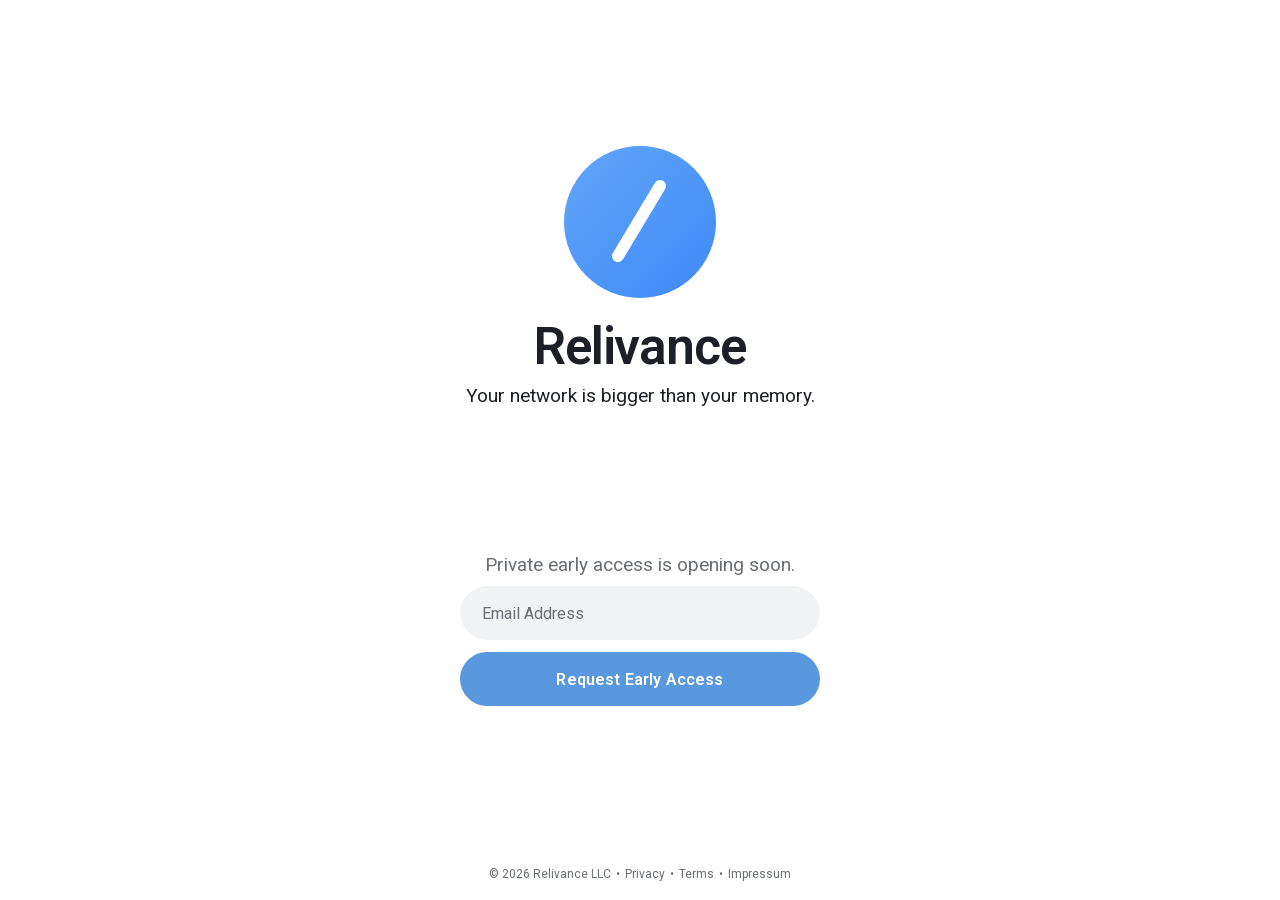
<file: index.html>
<!doctype html>
<html lang="en">
  <head>
    <meta charset="utf-8" />
    <meta name="viewport" content="width=device-width, initial-scale=1, viewport-fit=cover" />
    <meta name="color-scheme" content="light dark" />
    <meta name="theme-color" content="#FFFFFF" media="(prefers-color-scheme: light)" />
    <meta name="theme-color" content="#0C0C0E" media="(prefers-color-scheme: dark)" />

    <title>Relivance — Your network is bigger than your memory.</title>
    <meta
      name="description"
      content="Relivance is a premium relationship-intelligence app for iOS. Private early access is opening soon."
    />

    <!-- Open Graph / social previews. iMessage (and most other rich-link
         scrapers) need a RASTER og:image — SVGs are silently ignored.
         The 1200×630 PNG is what iMessage renders above the title +
         description on the Rich Link card. -->
    <meta property="og:type" content="website" />
    <meta property="og:site_name" content="Relivance" />
    <meta property="og:title" content="Relivance" />
    <meta
      property="og:description"
      content="Your network is bigger than your memory."
    />
    <meta property="og:url" content="https://relivance.app/" />
    <meta property="og:image" content="https://relivance.app/assets/og-image.png" />
    <meta property="og:image:type" content="image/png" />
    <meta property="og:image:width" content="1200" />
    <meta property="og:image:height" content="630" />
    <meta
      property="og:image:alt"
      content="Relivance. Your network is bigger than your memory."
    />

    <meta name="twitter:card" content="summary_large_image" />
    <meta name="twitter:title" content="Relivance" />
    <meta
      name="twitter:description"
      content="Your network is bigger than your memory."
    />
    <meta name="twitter:image" content="https://relivance.app/assets/og-image.png" />
    <meta
      name="twitter:image:alt"
      content="Relivance. Your network is bigger than your memory."
    />

    <!-- Favicon + iOS home-screen icon. Keep the SVG favicon for modern
         desktop browsers (sharp at any size), but ship a 180×180 PNG
         for iOS home-screen bookmarks and Safari's share UI — those
         surfaces can't read SVGs. -->
    <link rel="icon" type="image/svg+xml" href="assets/favicon.svg" />
    <link rel="apple-touch-icon" sizes="180x180" href="assets/apple-touch-icon.png" />
    <link rel="icon" type="image/png" sizes="512x512" href="assets/icon-512.png" />

    <!-- Roboto, self-hosted (Apache 2.0). See styles.css @font-face block.
         Preload the latin subset because every page renders English copy
         first; latin-ext loads on-demand when the browser actually
         encounters a glyph it covers (umlauts, ß, etc.). -->
    <link
      rel="preload"
      href="assets/fonts/roboto-latin.woff2"
      as="font"
      type="font/woff2"
      crossorigin
    />

    <link rel="stylesheet" href="styles.css" />
  </head>
  <body>
    <main class="stage" role="main">
      <section class="brand" aria-label="Relivance brand">
        <picture class="logo" aria-hidden="true">
          <source srcset="assets/logo-dark.svg" media="(prefers-color-scheme: dark)" />
          <img src="assets/logo-light.svg" alt="" width="160" height="160" />
        </picture>

        <h1 class="wordmark">Relivance</h1>

        <p class="slogan">Your network is bigger than your memory.</p>
      </section>

      <section class="access" aria-labelledby="access-heading">
        <p id="access-heading" class="access-heading">
          Private early access is opening soon.
        </p>

        <!--
          =====================================================================
          FORMSPREE ENDPOINT — REPLACE BEFORE GOING LIVE
          =====================================================================
          The `action` URL below is a placeholder. Sign up at
          https://formspree.io, create a new form, and copy the form's
          endpoint URL (it looks like https://formspree.io/f/abcd1234)
          into the `action` attribute below. Nothing else needs to change.

          Why Formspree: works on a static GitHub Pages site (no backend),
          has a generous free tier, sends email submissions to you, no
          tracking by default, lets you wire up Mailchimp / ConvertKit /
          Loops later without changing the form's HTML.

          Alternatives that drop in the same way (just swap the action URL):
            • Getform     https://getform.io/
            • Web3Forms   https://web3forms.com/
            • Buttondown  https://buttondown.email/api  (their forms are slightly different)

          The fetch handler below treats any 2xx response as success and
          shows the success state inline (no page redirect). The form
          gracefully degrades to a normal POST + Formspree's hosted
          confirmation page if JavaScript is disabled.
          =====================================================================
        -->
        <form
          class="access-form"
          id="access-form"
          action="https://formspree.io/f/mlgzaybw"
          method="POST"
          novalidate
        >
          <label for="email" class="visually-hidden">Email Address</label>
          <input
            id="email"
            name="email"
            type="email"
            inputmode="email"
            autocomplete="email"
            placeholder="Email Address"
            required
            aria-describedby="access-error"
            class="access-input"
          />
          <button type="submit" class="access-submit">
            <span class="access-submit-label">Request Early Access</span>
            <span class="access-submit-spinner" aria-hidden="true"></span>
            <span class="access-submit-success" aria-hidden="true">
              Success
              <svg
                viewBox="0 0 16 16"
                width="18"
                height="18"
                role="img"
                aria-label="Success"
              >
                <!--
                  SF Symbol "checkmark.circle.fill" replicated in SVG.
                  White filled disc; the checkmark is the disc's
                  cutout, so the button's accent-blue background
                  shows through inside the checkmark shape — exactly
                  how the SF Symbol renders when tinted white over a
                  coloured surface in iOS.
                -->
                <path
                  fill="#ffffff"
                  fill-rule="evenodd"
                  clip-rule="evenodd"
                  d="M8 16A8 8 0 1 0 8 0a8 8 0 0 0 0 16Zm-.81-4.71 4.79-5.6-.99-.85-4.13 4.83-2.13-2.13-.99.99 2.71 2.71.39.39.35-.34Z"
                />
              </svg>
            </span>
          </button>

          <p id="access-error" class="access-error" role="alert" hidden></p>
        </form>

        <!--
          Visually-hidden live region for screen readers. The visible
          success state lives inside the button itself, but assistive
          tech doesn't always announce a button label changing. This
          polite live region announces "You're on the early access
          list." when the form transitions to its success state.
        -->
        <p id="access-success" class="visually-hidden" role="status" aria-live="polite"></p>
      </section>
    </main>

    <footer class="footer">
      <small class="footer-copy">&copy; <span id="year">2026</span> Relivance LLC</small>
      <span class="footer-sep" aria-hidden="true">•</span>
      <nav class="footer-nav" aria-label="Legal">
        <a href="/privacy/">Privacy</a>
        <span class="footer-sep" aria-hidden="true">•</span>
        <a href="/terms/">Terms</a>
        <span class="footer-sep" aria-hidden="true">•</span>
        <a href="/impressum/">Impressum</a>
      </nav>
    </footer>

    <script>
      // Year auto-roll. Stays cheap and dependency-free.
      document.getElementById("year").textContent = new Date().getFullYear();

      // ─── Early-access form ──────────────────────────────────────────────
      //
      // Submits via fetch so the success state can render inline, keeping
      // the visitor on the page. If JS is disabled or the fetch fails to
      // initiate, the form falls back to a normal POST to the endpoint —
      // Formspree's hosted confirmation page handles that case for free.
      //
      // We deliberately do NOT pre-validate beyond "non-empty + looks like
      // an email": Formspree (and the user's email provider) does the real
      // check. Over-validation client-side is hostile (e.g. valid
      // jane@cs.cam.ac.uk emails get rejected by overly-strict regexes).
      //
      (function () {
        const form = document.getElementById("access-form");
        const emailInput = document.getElementById("email");
        const errorEl = document.getElementById("access-error");
        const successEl = document.getElementById("access-success");
        if (!form || !emailInput) return;

        // Loose RFC-flavoured pattern: something@something.tld. Permissive
        // by design so we don't false-reject legitimate addresses; the
        // server-side will do the strict check.
        const EMAIL_PATTERN = /^[^\s@]+@[^\s@]+\.[^\s@]+$/;

        const setError = function (msg) {
          errorEl.textContent = msg;
          errorEl.hidden = !msg;
          emailInput.setAttribute("aria-invalid", msg ? "true" : "false");
        };

        const showSuccess = function () {
          // Lock the form into the success state without removing it:
          // input greys out + disables, button morphs to the
          // "Success ✓" treatment. The whole form stays on screen
          // so the user sees the locked-in email they just submitted.
          form.setAttribute("data-state", "success");
          emailInput.disabled = true;
          emailInput.readOnly = true;
          // Announce via the visually-hidden live region for SR users.
          successEl.textContent = "You’re on the early access list.";
        };

        form.addEventListener("submit", async function (event) {
          // If the action URL is still the placeholder, prevent submission
          // and surface a friendly error during local development so the
          // dev knows to wire up Formspree before going live.
          if (form.action.includes("REPLACE_WITH_YOUR_FORMSPREE_ID")) {
            event.preventDefault();
            setError("Form endpoint not configured yet.");
            return;
          }

          const email = (emailInput.value || "").trim();
          if (email.length === 0 || !EMAIL_PATTERN.test(email)) {
            event.preventDefault();
            setError("Please enter a valid email address.");
            return;
          }

          // Hand the submission to fetch so we can render the success
          // state inline instead of redirecting. event.preventDefault is
          // intentionally INSIDE the try so a network failure still falls
          // back to the native form POST (Formspree's hosted confirm
          // page renders something sensible for the user).
          let usedFetch = false;
          try {
            event.preventDefault();
            usedFetch = true;
            setError("");
            form.setAttribute("data-state", "submitting");
            const response = await fetch(form.action, {
              method: "POST",
              headers: { Accept: "application/json" },
              body: new FormData(form)
            });
            form.removeAttribute("data-state");
            if (response.ok) {
              showSuccess();
            } else {
              setError("Something went wrong. Please try again in a moment.");
            }
          } catch (err) {
            form.removeAttribute("data-state");
            if (usedFetch) {
              setError("Network error. Please try again in a moment.");
            }
            // If fetch never started (e.g. CSP block), the browser falls
            // back to the normal form POST automatically.
          }
        });

        // Clear errors as the user types so the inline error doesn't
        // linger after they've already started fixing the input.
        emailInput.addEventListener("input", function () {
          if (errorEl.hidden) return;
          setError("");
        });
      })();
    </script>
  </body>
</html>
</file>
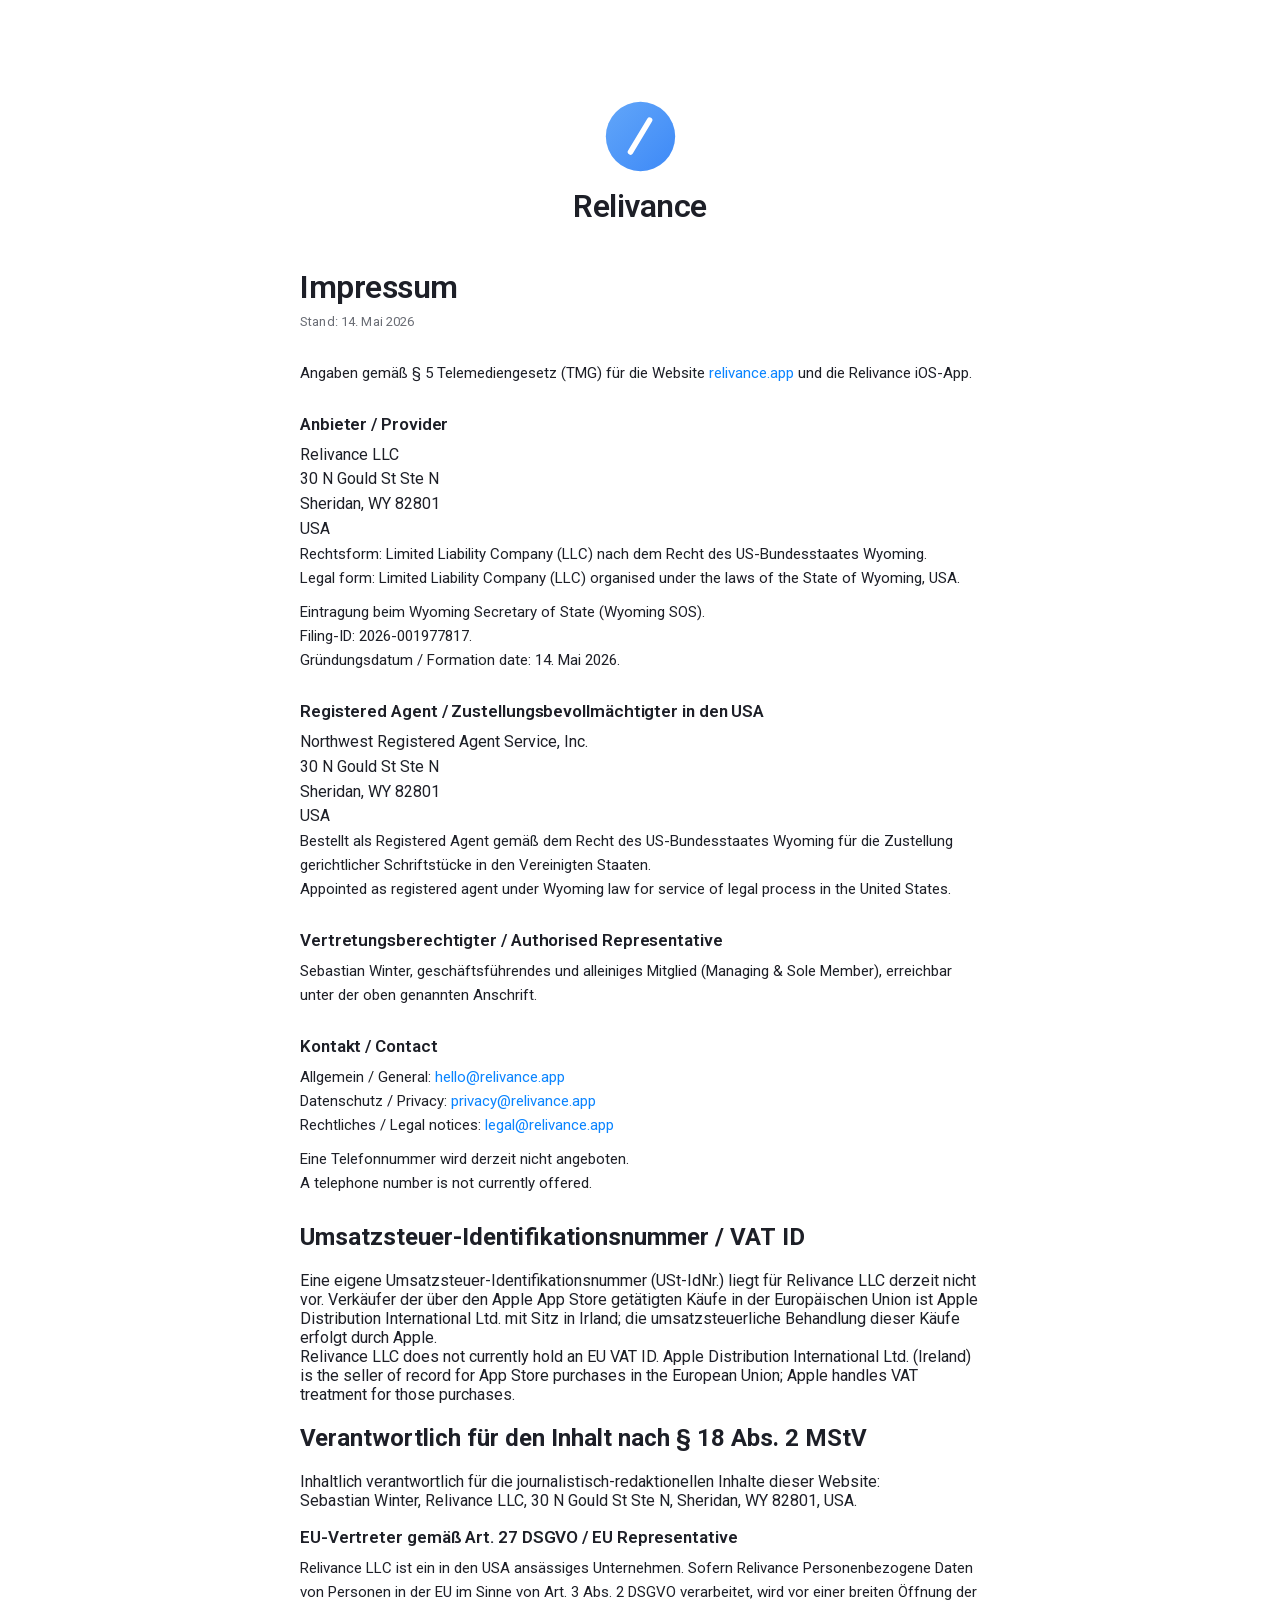
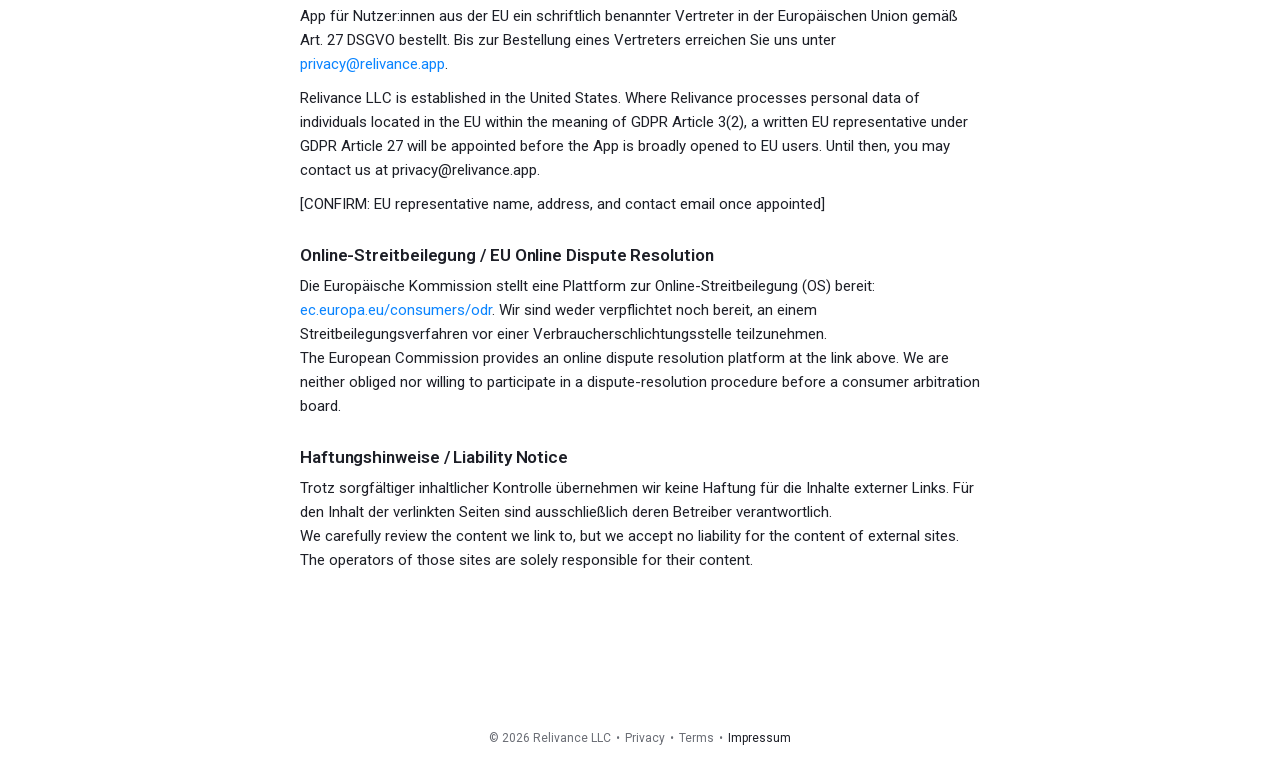
<file: impressum/index.html>
<!doctype html>
<html lang="de">
  <head>
    <meta charset="utf-8" />
    <meta name="viewport" content="width=device-width, initial-scale=1, viewport-fit=cover" />
    <meta name="color-scheme" content="light dark" />
    <meta name="theme-color" content="#FFFFFF" media="(prefers-color-scheme: light)" />
    <meta name="theme-color" content="#0C0C0E" media="(prefers-color-scheme: dark)" />

    <title>Impressum — Relivance</title>
    <meta
      name="description"
      content="Anbieterkennzeichnung gemäß § 5 TMG für die Website relivance.app und die Relivance iOS-App."
    />
    <meta name="robots" content="noindex,follow" />

    <link rel="icon" type="image/svg+xml" href="/assets/favicon.svg" />
    <link rel="apple-touch-icon" sizes="180x180" href="/assets/apple-touch-icon.png" />
    <link rel="icon" type="image/png" sizes="512x512" href="/assets/icon-512.png" />

    <link
      rel="preload"
      href="/assets/fonts/roboto-latin.woff2"
      as="font"
      type="font/woff2"
      crossorigin
    />
    <link rel="stylesheet" href="/styles.css" />
  </head>
  <body class="doc">
    <main class="doc-stage" role="main">
      <header class="doc-header">
        <a href="/" aria-label="Zurück zur Relivance-Startseite">
          <picture class="doc-logo" aria-hidden="true">
            <source srcset="/assets/logo-dark.svg" media="(prefers-color-scheme: dark)" />
            <img src="/assets/logo-light.svg" alt="" width="73" height="73" />
          </picture>
          <span class="doc-name">Relivance</span>
        </a>
      </header>

      <h1 class="doc-title">Impressum</h1>
      <p class="doc-meta">Stand: <time datetime="2026-05-14">14. Mai 2026</time></p>

      <section class="doc-section">
        <p>
          Angaben gemäß § 5 Telemediengesetz (TMG) für die Website
          <a href="https://relivance.app">relivance.app</a> und die
          Relivance iOS-App.
        </p>
      </section>

      <section class="doc-section">
        <h2>Anbieter / Provider</h2>
        <address class="doc-address">
          Relivance LLC<br />
          30 N Gould St Ste N<br />
          Sheridan, WY 82801<br />
          USA
        </address>
        <p>
          Rechtsform: Limited Liability Company (LLC) nach dem Recht
          des US-Bundesstaates Wyoming.
          <br />
          Legal form: Limited Liability Company (LLC) organised under
          the laws of the State of Wyoming, USA.
        </p>
        <p>
          Eintragung beim Wyoming Secretary of State (Wyoming SOS).
          <br />
          Filing-ID: 2026-001977817.
          <br />
          Gründungsdatum / Formation date: 14. Mai 2026.
        </p>
      </section>

      <section class="doc-section">
        <h2>Registered Agent / Zustellungsbevollmächtigter in den USA</h2>
        <address class="doc-address">
          Northwest Registered Agent Service, Inc.<br />
          30 N Gould St Ste N<br />
          Sheridan, WY 82801<br />
          USA
        </address>
        <p>
          Bestellt als Registered Agent gemäß dem Recht des
          US-Bundesstaates Wyoming für die Zustellung gerichtlicher
          Schriftstücke in den Vereinigten Staaten.
          <br />
          Appointed as registered agent under Wyoming law for service
          of legal process in the United States.
        </p>
      </section>

      <section class="doc-section">
        <h2>Vertretungsberechtigter / Authorised Representative</h2>
        <p>
          Sebastian Winter, geschäftsführendes und alleiniges Mitglied
          (Managing &amp; Sole Member), erreichbar unter der oben
          genannten Anschrift.
        </p>
      </section>

      <section class="doc-section">
        <h2>Kontakt / Contact</h2>
        <p>
          Allgemein / General:
          <a href="mailto:hello@relivance.app">hello@relivance.app</a>
          <br />
          Datenschutz / Privacy:
          <a href="mailto:privacy@relivance.app">privacy@relivance.app</a>
          <br />
          Rechtliches / Legal notices:
          <a href="mailto:legal@relivance.app">legal@relivance.app</a>
        </p>
        <p>
          Eine Telefonnummer wird derzeit nicht angeboten.
          <br />
          A telephone number is not currently offered.
        </p>
      </section>

      <section class=”doc-section”>
        <h2>Umsatzsteuer-Identifikationsnummer / VAT&nbsp;ID</h2>
        <p>
          Eine eigene Umsatzsteuer-Identifikationsnummer (USt-IdNr.)
          liegt für Relivance LLC derzeit nicht vor. Verkäufer der
          über den Apple App Store getätigten Käufe in der
          Europäischen Union ist Apple Distribution International
          Ltd. mit Sitz in Irland; die umsatzsteuerliche Behandlung
          dieser Käufe erfolgt durch Apple.
          <br />
          Relivance LLC does not currently hold an EU VAT ID. Apple
          Distribution International Ltd. (Ireland) is the seller of
          record for App Store purchases in the European Union; Apple
          handles VAT treatment for those purchases.
        </p>
      </section>

      <section class=”doc-section”>
        <h2>Verantwortlich für den Inhalt nach § 18 Abs. 2 MStV</h2>
        <p>
          Inhaltlich verantwortlich für die journalistisch-redaktionellen
          Inhalte dieser Website:
          <br />
          Sebastian Winter, Relivance LLC, 30 N Gould St Ste N,
          Sheridan, WY 82801, USA.
        </p>
      </section>

      <section class="doc-section">
        <h2>EU-Vertreter gemäß Art. 27 DSGVO / EU Representative</h2>
        <p>
          Relivance LLC ist ein in den USA ansässiges Unternehmen.
          Sofern Relivance Personenbezogene Daten von Personen in der
          EU im Sinne von Art. 3 Abs. 2 DSGVO verarbeitet, wird vor
          einer breiten Öffnung der App für Nutzer:innen aus der EU
          ein schriftlich benannter Vertreter in der Europäischen
          Union gemäß Art. 27 DSGVO bestellt. Bis zur Bestellung
          eines Vertreters erreichen Sie uns unter
          <a href="mailto:privacy@relivance.app">privacy@relivance.app</a>.
        </p>
        <p>
          Relivance LLC is established in the United States. Where
          Relivance processes personal data of individuals located in
          the EU within the meaning of GDPR Article 3(2), a written
          EU representative under GDPR Article 27 will be appointed
          before the App is broadly opened to EU users. Until then,
          you may contact us at privacy@relivance.app.
        </p>
        <p>
          [CONFIRM: EU representative name, address, and contact email
          once appointed]
        </p>
      </section>

      <section class="doc-section">
        <h2>Online-Streitbeilegung / EU Online Dispute Resolution</h2>
        <p>
          Die Europäische Kommission stellt eine Plattform zur
          Online-Streitbeilegung (OS) bereit:
          <a
            href="https://ec.europa.eu/consumers/odr"
            rel="noopener noreferrer"
            target="_blank"
            >ec.europa.eu/consumers/odr</a
          >.
          Wir sind weder verpflichtet noch bereit, an einem
          Streitbeilegungsverfahren vor einer
          Verbraucherschlichtungsstelle teilzunehmen.
          <br />
          The European Commission provides an online dispute
          resolution platform at the link above. We are neither
          obliged nor willing to participate in a dispute-resolution
          procedure before a consumer arbitration board.
        </p>
      </section>

      <section class="doc-section">
        <h2>Haftungshinweise / Liability Notice</h2>
        <p>
          Trotz sorgfältiger inhaltlicher Kontrolle übernehmen wir
          keine Haftung für die Inhalte externer Links. Für den
          Inhalt der verlinkten Seiten sind ausschließlich deren
          Betreiber verantwortlich.
          <br />
          We carefully review the content we link to, but we accept
          no liability for the content of external sites. The
          operators of those sites are solely responsible for their
          content.
        </p>
      </section>
    </main>

    <footer class="footer">
      <small class="footer-copy">&copy; <span id="year">2026</span> Relivance LLC</small>
      <span class="footer-sep" aria-hidden="true">•</span>
      <nav class="footer-nav" aria-label="Legal">
        <a href="/privacy/">Privacy</a>
        <span class="footer-sep" aria-hidden="true">•</span>
        <a href="/terms/">Terms</a>
        <span class="footer-sep" aria-hidden="true">•</span>
        <a href="/impressum/" aria-current="page">Impressum</a>
      </nav>
    </footer>

    <script>
      document.getElementById("year").textContent = new Date().getFullYear();
    </script>
  </body>
</html>
</file>
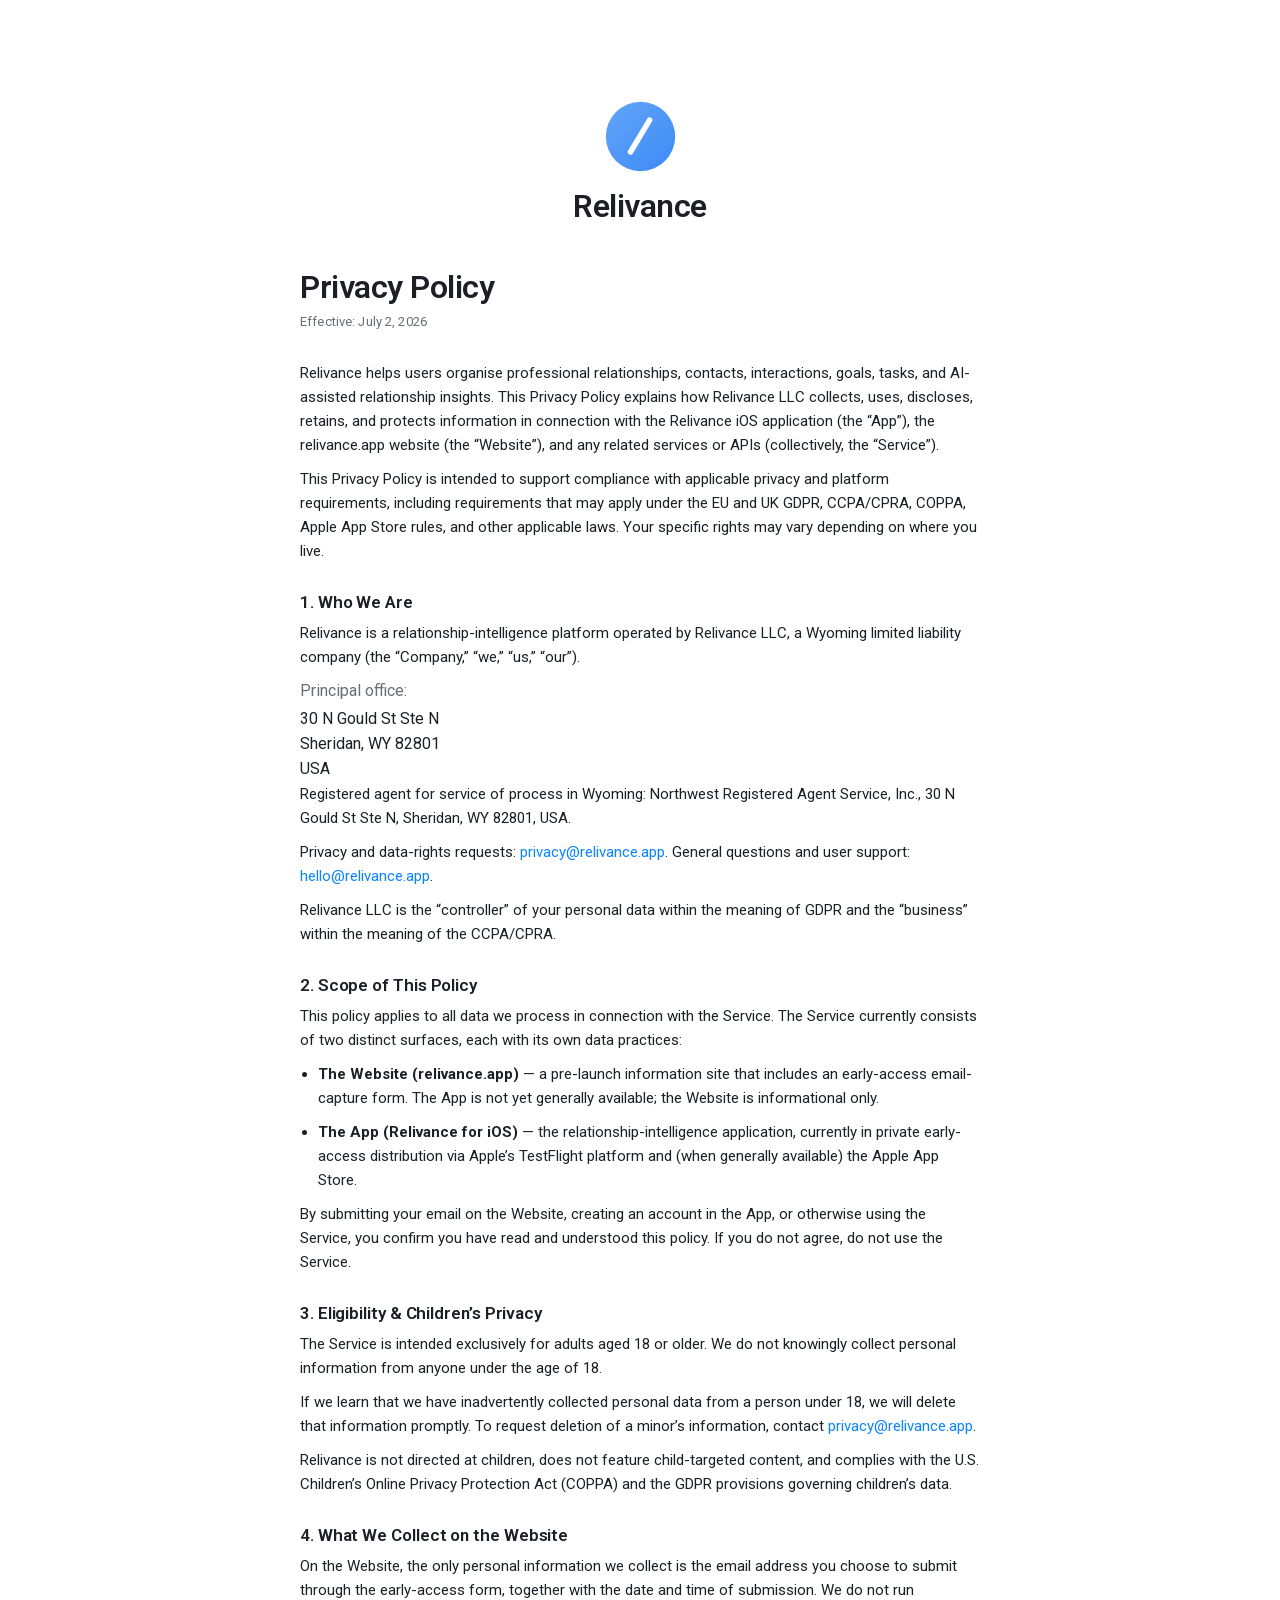
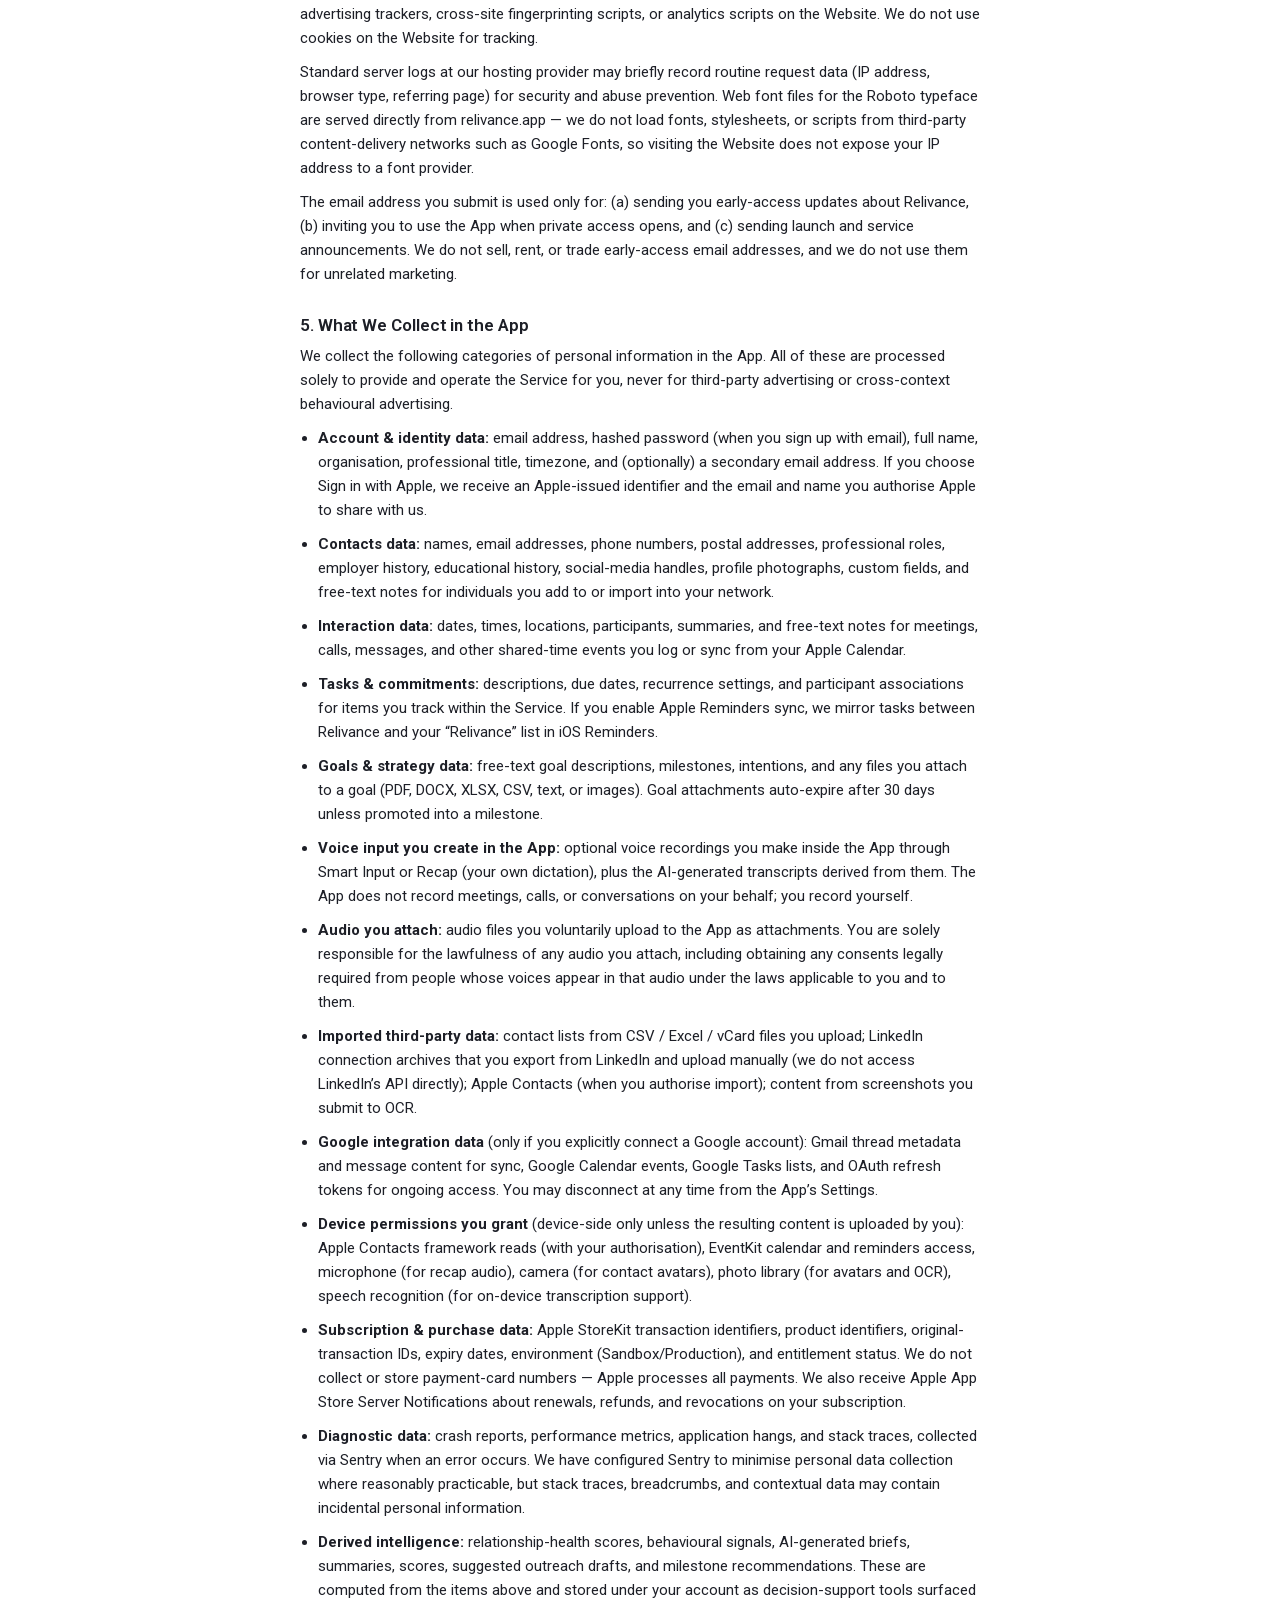
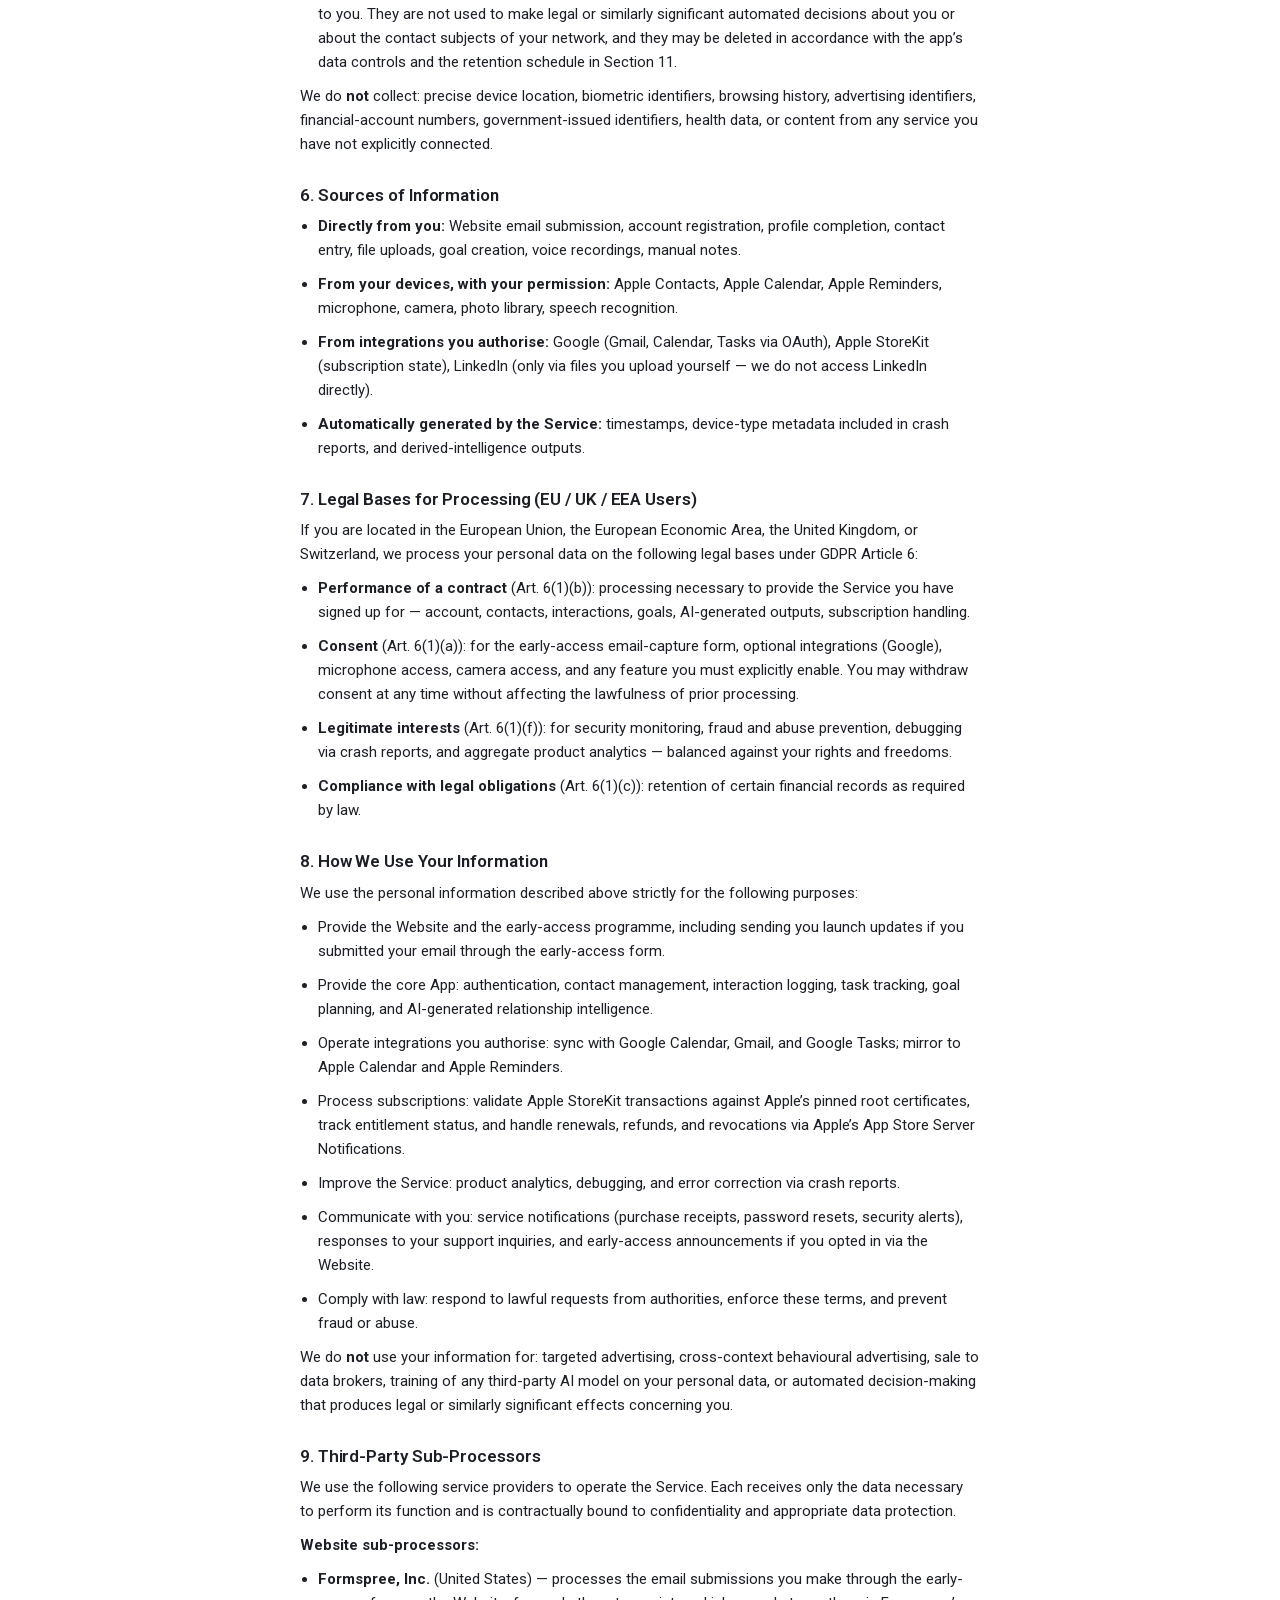
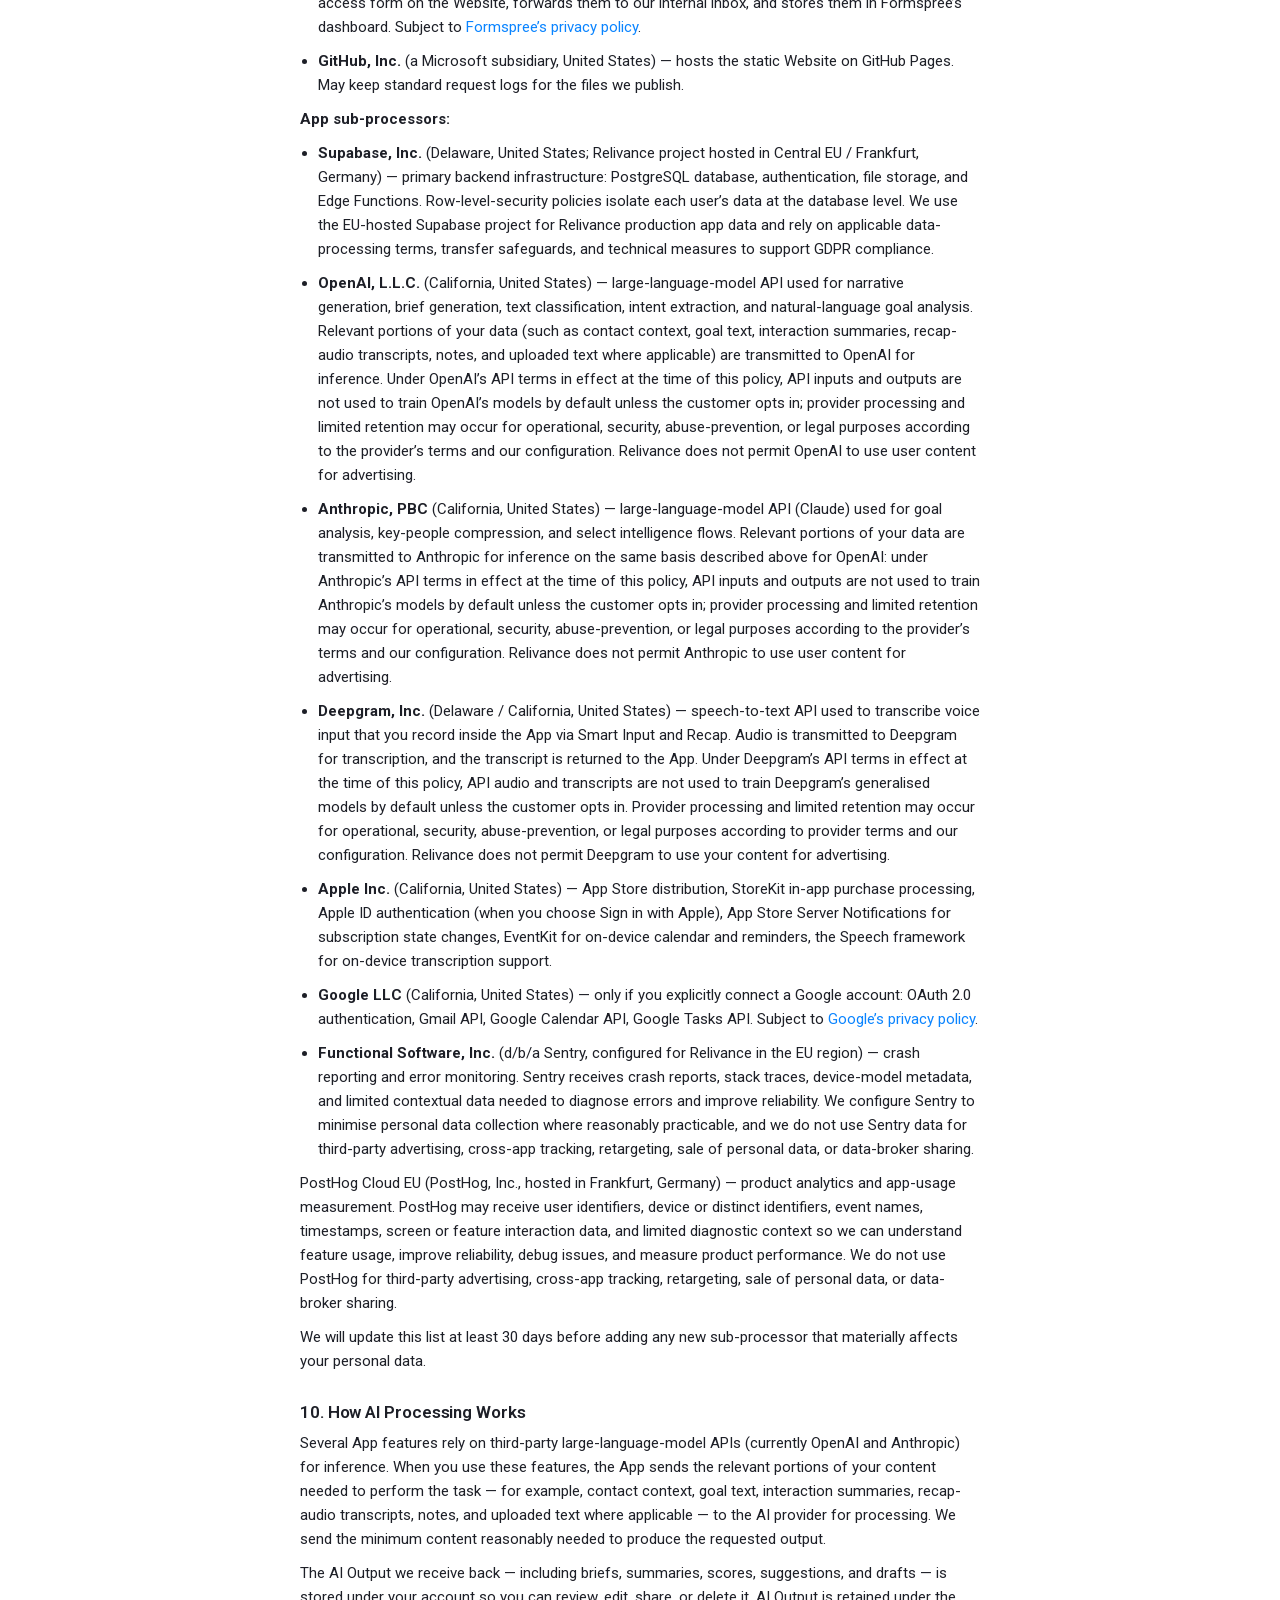
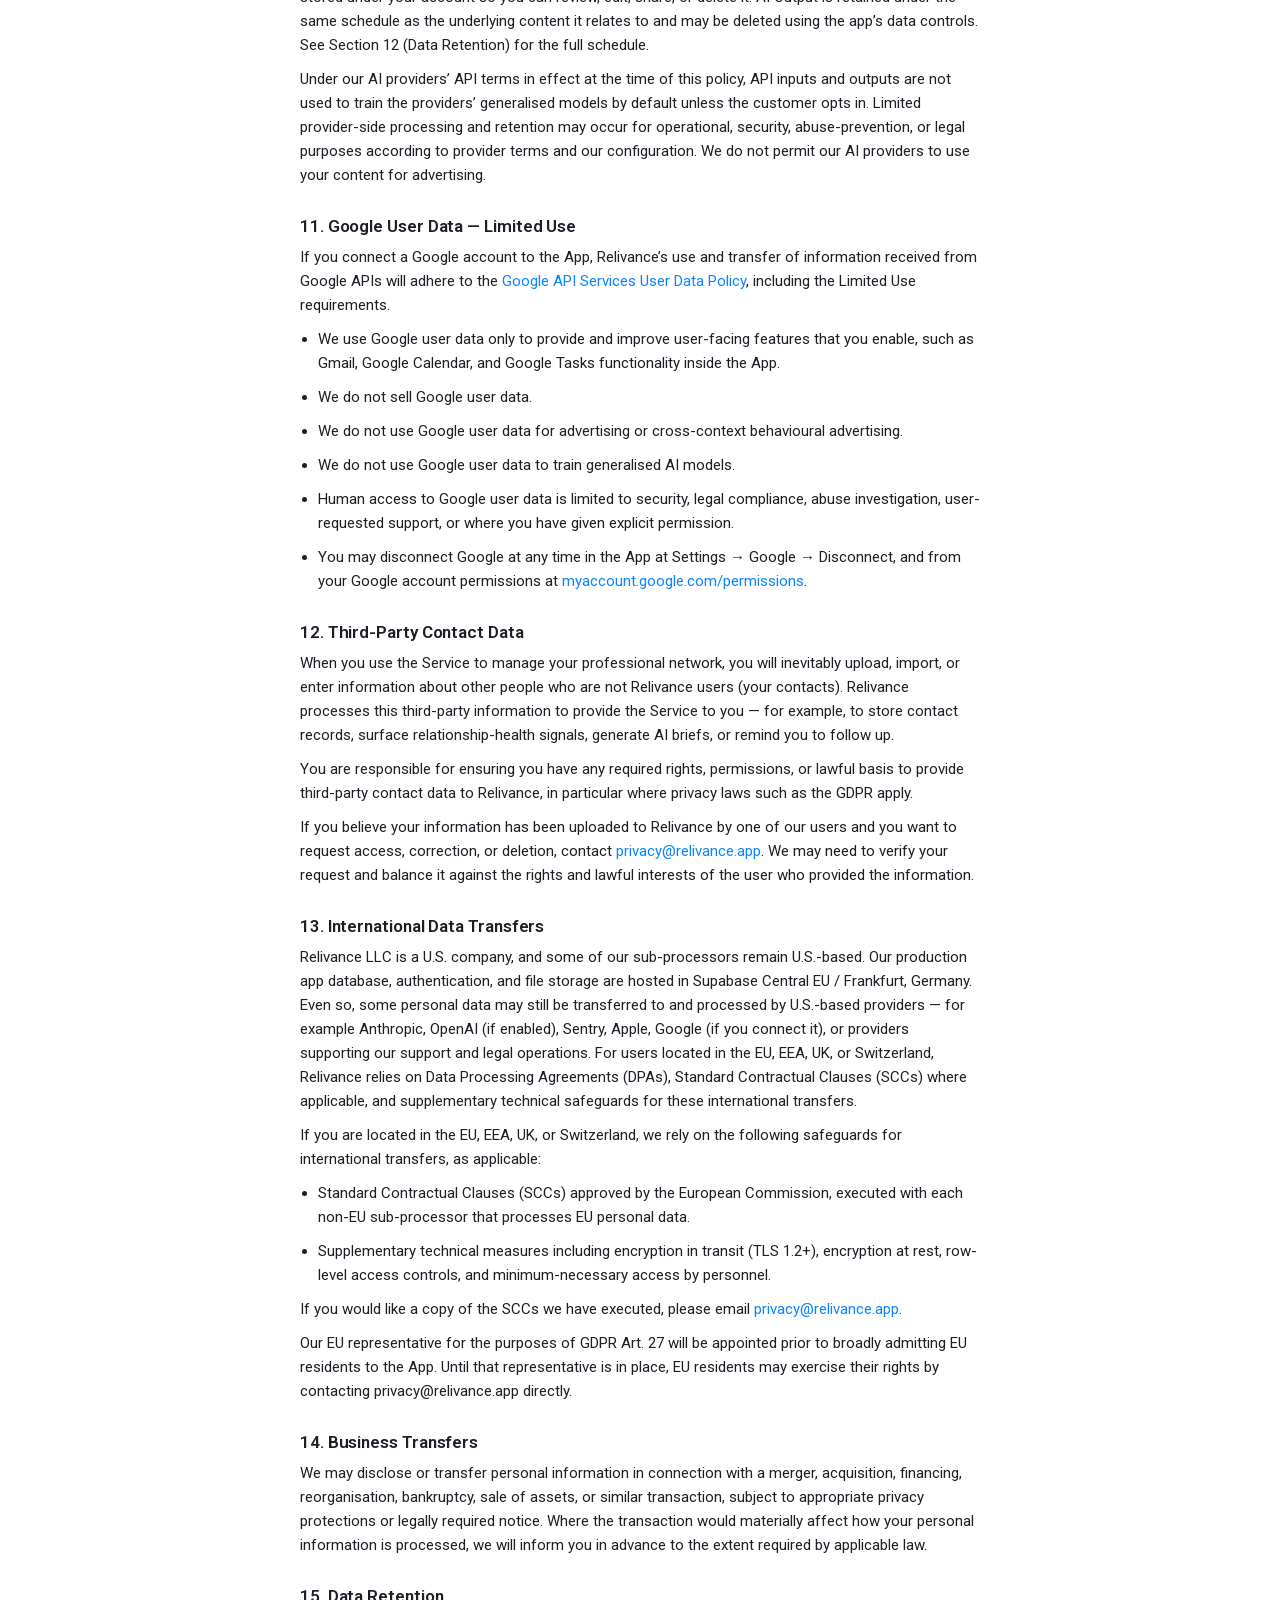
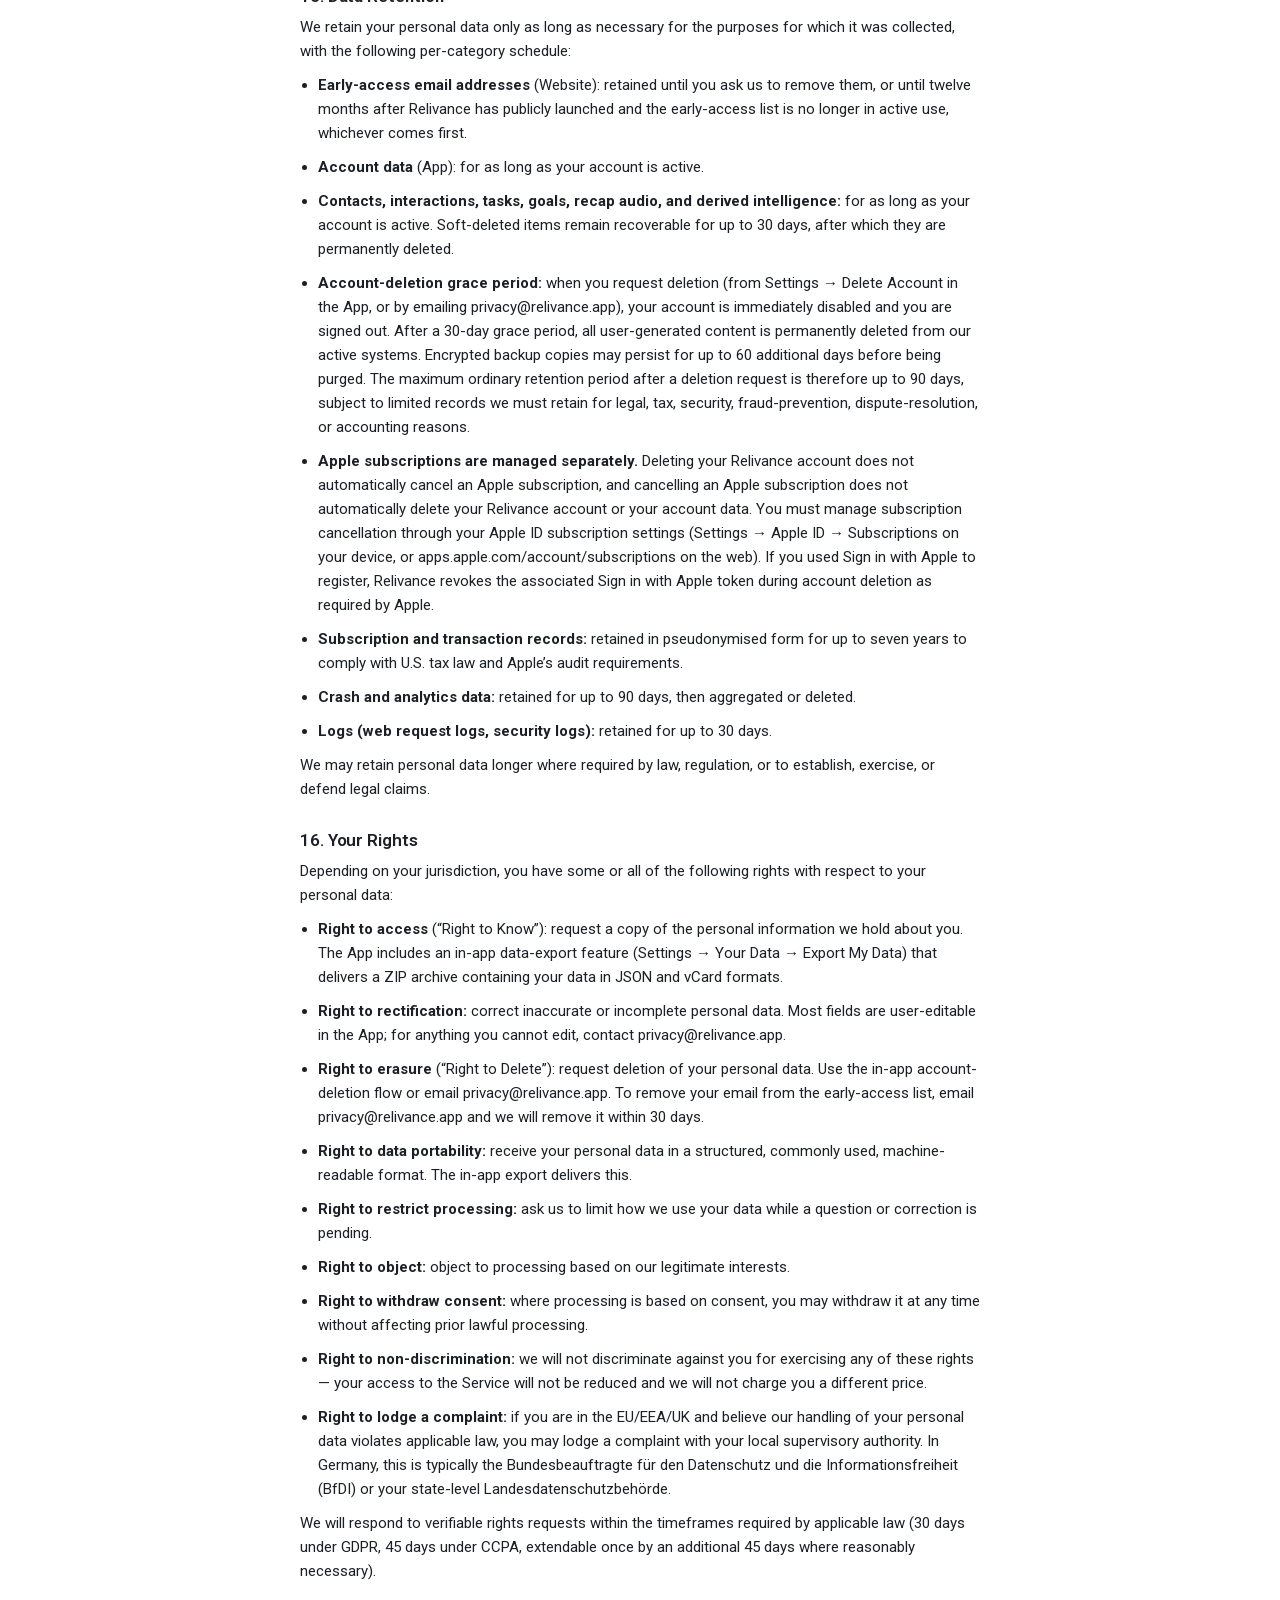
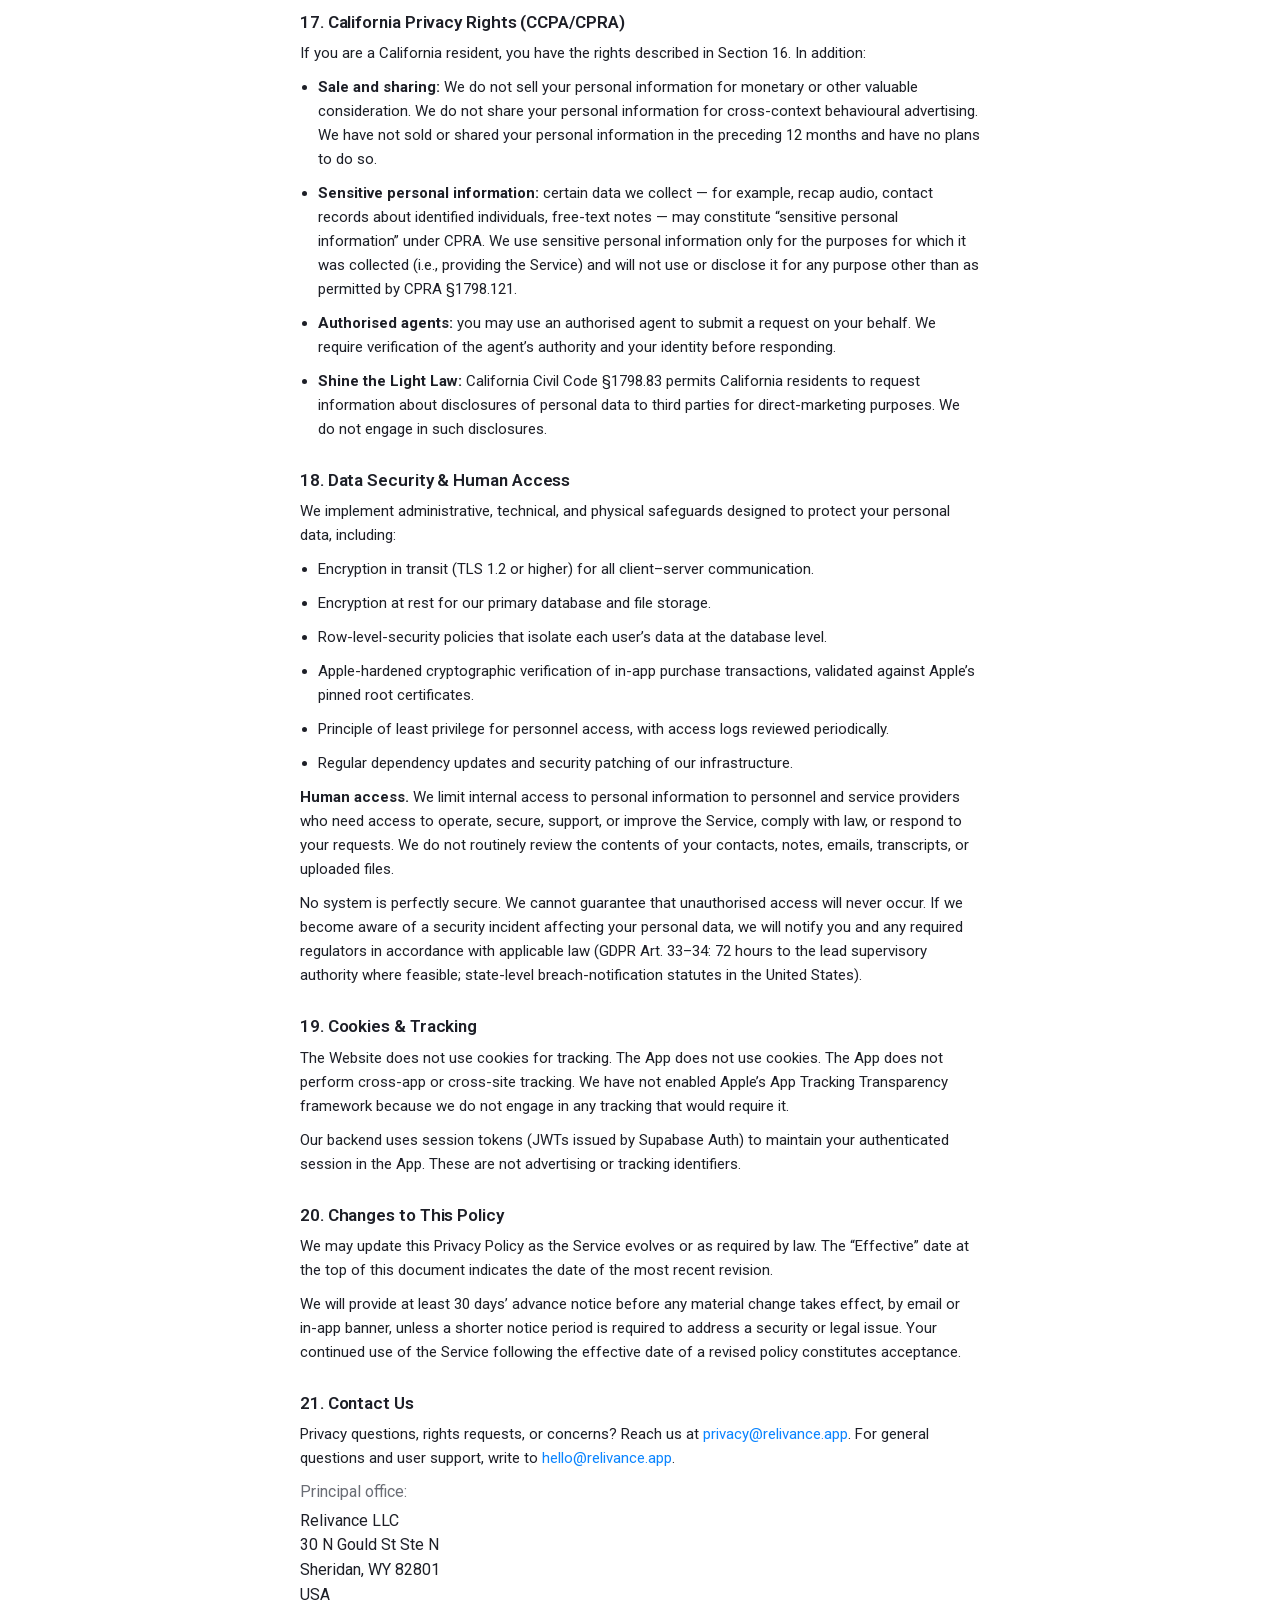
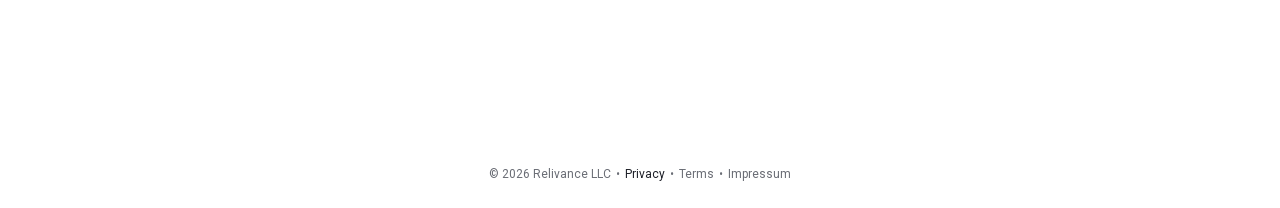
<file: privacy/index.html>
<!doctype html>
<html lang="en">
  <head>
    <meta charset="utf-8" />
    <meta name="viewport" content="width=device-width, initial-scale=1, viewport-fit=cover" />
    <meta name="color-scheme" content="light dark" />
    <meta name="theme-color" content="#FFFFFF" media="(prefers-color-scheme: light)" />
    <meta name="theme-color" content="#0C0C0E" media="(prefers-color-scheme: dark)" />

    <title>Privacy Policy — Relivance</title>
    <meta
      name="description"
      content="How Relivance LLC collects, uses, and protects personal information across the Relivance iOS app and the relivance.app website."
    />
    <meta name="robots" content="noindex,follow" />

    <link rel="icon" type="image/svg+xml" href="/assets/favicon.svg" />
    <link rel="apple-touch-icon" sizes="180x180" href="/assets/apple-touch-icon.png" />
    <link rel="icon" type="image/png" sizes="512x512" href="/assets/icon-512.png" />

    <link
      rel="preload"
      href="/assets/fonts/roboto-latin.woff2"
      as="font"
      type="font/woff2"
      crossorigin
    />
    <link rel="stylesheet" href="/styles.css" />
  </head>
  <body class="doc">
    <main class="doc-stage" role="main">
      <header class="doc-header">
        <a href="/" aria-label="Back to Relivance home">
          <picture class="doc-logo" aria-hidden="true">
            <source srcset="/assets/logo-dark.svg" media="(prefers-color-scheme: dark)" />
            <img src="/assets/logo-light.svg" alt="" width="73" height="73" />
          </picture>
          <span class="doc-name">Relivance</span>
        </a>
      </header>

      <h1 class="doc-title">Privacy Policy</h1>
      <p class="doc-meta">Effective: <time datetime="2026-07-02">July 2, 2026</time></p>

      <section class="doc-section">
        <p>
          Relivance helps users organise professional relationships,
          contacts, interactions, goals, tasks, and AI-assisted
          relationship insights. This Privacy Policy explains how
          Relivance LLC collects, uses, discloses, retains, and
          protects information in connection with the Relivance iOS
          application (the “App”), the relivance.app website (the
          “Website”), and any related services or APIs (collectively,
          the “Service”).
        </p>
        <p>
          This Privacy Policy is intended to support compliance with
          applicable privacy and platform requirements, including
          requirements that may apply under the EU and UK GDPR,
          CCPA/CPRA, COPPA, Apple App Store rules, and other applicable
          laws. Your specific rights may vary depending on where you
          live.
        </p>
      </section>

      <section class="doc-section">
        <h2>1. Who We Are</h2>
        <p>
          Relivance is a relationship-intelligence platform operated by
          Relivance LLC, a Wyoming limited liability company (the
          “Company,” “we,” “us,” “our”).
        </p>
        <address class="doc-address">
          <span class="doc-address-label">Principal office:</span>
          30 N Gould St Ste N<br />
          Sheridan, WY 82801<br />
          USA
        </address>
        <p>
          Registered agent for service of process in Wyoming:
          Northwest Registered Agent Service, Inc., 30 N Gould St Ste N,
          Sheridan, WY 82801, USA.
        </p>
        <p>
          Privacy and data-rights requests:
          <a href="mailto:privacy@relivance.app">privacy@relivance.app</a>.
          General questions and user support:
          <a href="mailto:hello@relivance.app">hello@relivance.app</a>.
        </p>
        <p>
          Relivance LLC is the “controller” of your personal data within
          the meaning of GDPR and the “business” within the meaning of
          the CCPA/CPRA.
        </p>
      </section>

      <section class="doc-section">
        <h2>2. Scope of This Policy</h2>
        <p>
          This policy applies to all data we process in connection with
          the Service. The Service currently consists of two distinct
          surfaces, each with its own data practices:
        </p>
        <ul>
          <li>
            <strong>The Website (relivance.app)</strong> — a pre-launch
            information site that includes an early-access email-capture
            form. The App is not yet generally available; the Website is
            informational only.
          </li>
          <li>
            <strong>The App (Relivance for iOS)</strong> — the
            relationship-intelligence application, currently in private
            early-access distribution via Apple’s TestFlight platform and
            (when generally available) the Apple App Store.
          </li>
        </ul>
        <p>
          By submitting your email on the Website, creating an account
          in the App, or otherwise using the Service, you confirm you
          have read and understood this policy. If you do not agree, do
          not use the Service.
        </p>
      </section>

      <section class="doc-section">
        <h2>3. Eligibility &amp; Children’s Privacy</h2>
        <p>
          The Service is intended exclusively for adults aged 18 or
          older. We do not knowingly collect personal information from
          anyone under the age of 18.
        </p>
        <p>
          If we learn that we have inadvertently collected personal data
          from a person under 18, we will delete that information
          promptly. To request deletion of a minor’s information,
          contact
          <a href="mailto:privacy@relivance.app">privacy@relivance.app</a>.
        </p>
        <p>
          Relivance is not directed at children, does not feature
          child-targeted content, and complies with the U.S. Children’s
          Online Privacy Protection Act (COPPA) and the GDPR provisions
          governing children’s data.
        </p>
      </section>

      <section class="doc-section">
        <h2>4. What We Collect on the Website</h2>
        <p>
          On the Website, the only personal information we collect is
          the email address you choose to submit through the
          early-access form, together with the date and time of
          submission. We do not run advertising trackers, cross-site
          fingerprinting scripts, or analytics scripts on the Website.
          We do not use cookies on the Website for tracking.
        </p>
        <p>
          Standard server logs at our hosting provider may briefly
          record routine request data (IP address, browser type,
          referring page) for security and abuse prevention. Web font
          files for the Roboto typeface are served directly from
          relivance.app — we do not load fonts, stylesheets, or scripts
          from third-party content-delivery networks such as Google
          Fonts, so visiting the Website does not expose your IP address
          to a font provider.
        </p>
        <p>
          The email address you submit is used only for: (a) sending you
          early-access updates about Relivance, (b) inviting you to use
          the App when private access opens, and (c) sending launch and
          service announcements. We do not sell, rent, or trade
          early-access email addresses, and we do not use them for
          unrelated marketing.
        </p>
      </section>

      <section class="doc-section">
        <h2>5. What We Collect in the App</h2>
        <p>
          We collect the following categories of personal information in
          the App. All of these are processed solely to provide and
          operate the Service for you, never for third-party advertising
          or cross-context behavioural advertising.
        </p>
        <ul>
          <li>
            <strong>Account &amp; identity data:</strong> email address,
            hashed password (when you sign up with email), full name,
            organisation, professional title, timezone, and (optionally)
            a secondary email address. If you choose Sign in with Apple,
            we receive an Apple-issued identifier and the email and name
            you authorise Apple to share with us.
          </li>
          <li>
            <strong>Contacts data:</strong> names, email addresses,
            phone numbers, postal addresses, professional roles,
            employer history, educational history, social-media handles,
            profile photographs, custom fields, and free-text notes for
            individuals you add to or import into your network.
          </li>
          <li>
            <strong>Interaction data:</strong> dates, times, locations,
            participants, summaries, and free-text notes for meetings,
            calls, messages, and other shared-time events you log or
            sync from your Apple Calendar.
          </li>
          <li>
            <strong>Tasks &amp; commitments:</strong> descriptions, due
            dates, recurrence settings, and participant associations for
            items you track within the Service. If you enable Apple
            Reminders sync, we mirror tasks between Relivance and your
            “Relivance” list in iOS Reminders.
          </li>
          <li>
            <strong>Goals &amp; strategy data:</strong> free-text goal
            descriptions, milestones, intentions, and any files you
            attach to a goal (PDF, DOCX, XLSX, CSV, text, or images).
            Goal attachments auto-expire after 30 days unless promoted
            into a milestone.
          </li>
          <li>
            <strong>Voice input you create in the App:</strong>
            optional voice recordings you make inside the App through
            Smart Input or Recap (your own dictation), plus the
            AI-generated transcripts derived from them. The App does
            not record meetings, calls, or conversations on your
            behalf; you record yourself.
          </li>
          <li>
            <strong>Audio you attach:</strong> audio files you
            voluntarily upload to the App as attachments. You are
            solely responsible for the lawfulness of any audio you
            attach, including obtaining any consents legally required
            from people whose voices appear in that audio under the
            laws applicable to you and to them.
          </li>
          <li>
            <strong>Imported third-party data:</strong> contact lists
            from CSV / Excel / vCard files you upload; LinkedIn
            connection archives that you export from LinkedIn and
            upload manually (we do not access LinkedIn’s API directly);
            Apple Contacts (when you authorise import); content from
            screenshots you submit to OCR.
          </li>
          <li>
            <strong>Google integration data</strong> (only if you
            explicitly connect a Google account): Gmail thread metadata
            and message content for sync, Google Calendar events,
            Google Tasks lists, and OAuth refresh tokens for ongoing
            access. You may disconnect at any time from the App’s
            Settings.
          </li>
          <li>
            <strong>Device permissions you grant</strong> (device-side
            only unless the resulting content is uploaded by you): Apple
            Contacts framework reads (with your authorisation),
            EventKit calendar and reminders access, microphone (for
            recap audio), camera (for contact avatars), photo library
            (for avatars and OCR), speech recognition (for on-device
            transcription support).
          </li>
          <li>
            <strong>Subscription &amp; purchase data:</strong> Apple
            StoreKit transaction identifiers, product identifiers,
            original-transaction IDs, expiry dates, environment
            (Sandbox/Production), and entitlement status. We do not
            collect or store payment-card numbers — Apple processes all
            payments. We also receive Apple App Store Server
            Notifications about renewals, refunds, and revocations on
            your subscription.
          </li>
          <li>
            <strong>Diagnostic data:</strong> crash reports, performance
            metrics, application hangs, and stack traces, collected via
            Sentry when an error occurs. We have configured Sentry to
            minimise personal data collection where reasonably
            practicable, but stack traces, breadcrumbs, and contextual
            data may contain incidental personal information.
          </li>
          <li>
            <strong>Derived intelligence:</strong> relationship-health
            scores, behavioural signals, AI-generated briefs,
            summaries, scores, suggested outreach drafts, and
            milestone recommendations. These are computed from the
            items above and stored under your account as
            decision-support tools surfaced to you. They are not used
            to make legal or similarly significant automated decisions
            about you or about the contact subjects of your network,
            and they may be deleted in accordance with the app’s data
            controls and the retention schedule in Section 11.
          </li>
        </ul>
        <p>
          We do <strong>not</strong> collect: precise device location,
          biometric identifiers, browsing history, advertising
          identifiers, financial-account numbers, government-issued
          identifiers, health data, or content from any service you
          have not explicitly connected.
        </p>
      </section>

      <section class="doc-section">
        <h2>6. Sources of Information</h2>
        <ul>
          <li>
            <strong>Directly from you:</strong> Website email submission,
            account registration, profile completion, contact entry,
            file uploads, goal creation, voice recordings, manual notes.
          </li>
          <li>
            <strong>From your devices, with your permission:</strong>
            Apple Contacts, Apple Calendar, Apple Reminders, microphone,
            camera, photo library, speech recognition.
          </li>
          <li>
            <strong>From integrations you authorise:</strong> Google
            (Gmail, Calendar, Tasks via OAuth), Apple StoreKit
            (subscription state), LinkedIn (only via files you upload
            yourself — we do not access LinkedIn directly).
          </li>
          <li>
            <strong>Automatically generated by the Service:</strong>
            timestamps, device-type metadata included in crash reports,
            and derived-intelligence outputs.
          </li>
        </ul>
      </section>

      <section class="doc-section">
        <h2>7. Legal Bases for Processing (EU / UK / EEA Users)</h2>
        <p>
          If you are located in the European Union, the European
          Economic Area, the United Kingdom, or Switzerland, we process
          your personal data on the following legal bases under
          GDPR Article 6:
        </p>
        <ul>
          <li>
            <strong>Performance of a contract</strong> (Art. 6(1)(b)):
            processing necessary to provide the Service you have signed
            up for — account, contacts, interactions, goals,
            AI-generated outputs, subscription handling.
          </li>
          <li>
            <strong>Consent</strong> (Art. 6(1)(a)): for the
            early-access email-capture form, optional integrations
            (Google), microphone access, camera access, and any feature
            you must explicitly enable. You may withdraw consent at any
            time without affecting the lawfulness of prior processing.
          </li>
          <li>
            <strong>Legitimate interests</strong> (Art. 6(1)(f)): for
            security monitoring, fraud and abuse prevention, debugging
            via crash reports, and aggregate product analytics —
            balanced against your rights and freedoms.
          </li>
          <li>
            <strong>Compliance with legal obligations</strong>
            (Art. 6(1)(c)): retention of certain financial records as
            required by law.
          </li>
        </ul>
      </section>

      <section class="doc-section">
        <h2>8. How We Use Your Information</h2>
        <p>
          We use the personal information described above strictly for
          the following purposes:
        </p>
        <ul>
          <li>
            Provide the Website and the early-access programme,
            including sending you launch updates if you submitted your
            email through the early-access form.
          </li>
          <li>
            Provide the core App: authentication, contact management,
            interaction logging, task tracking, goal planning, and
            AI-generated relationship intelligence.
          </li>
          <li>
            Operate integrations you authorise: sync with Google
            Calendar, Gmail, and Google Tasks; mirror to Apple Calendar
            and Apple Reminders.
          </li>
          <li>
            Process subscriptions: validate Apple StoreKit transactions
            against Apple’s pinned root certificates, track entitlement
            status, and handle renewals, refunds, and revocations via
            Apple’s App Store Server Notifications.
          </li>
          <li>
            Improve the Service: product analytics, debugging, and
            error correction via crash reports.
          </li>
          <li>
            Communicate with you: service notifications (purchase
            receipts, password resets, security alerts), responses to
            your support inquiries, and early-access announcements if
            you opted in via the Website.
          </li>
          <li>
            Comply with law: respond to lawful requests from
            authorities, enforce these terms, and prevent fraud or
            abuse.
          </li>
        </ul>
        <p>
          We do <strong>not</strong> use your information for: targeted
          advertising, cross-context behavioural advertising, sale to
          data brokers, training of any third-party AI model on your
          personal data, or automated decision-making that produces
          legal or similarly significant effects concerning you.
        </p>
      </section>

      <section class="doc-section">
        <h2>9. Third-Party Sub-Processors</h2>
        <p>
          We use the following service providers to operate the Service.
          Each receives only the data necessary to perform its function
          and is contractually bound to confidentiality and appropriate
          data protection.
        </p>
        <p><strong>Website sub-processors:</strong></p>
        <ul>
          <li>
            <strong>Formspree, Inc.</strong> (United States) — processes
            the email submissions you make through the early-access form
            on the Website, forwards them to our internal inbox, and
            stores them in Formspree’s dashboard. Subject to
            <a
              href="https://formspree.io/legal/privacy-policy/"
              rel="noopener noreferrer"
              target="_blank"
              >Formspree’s privacy policy</a
            >.
          </li>
          <li>
            <strong>GitHub, Inc.</strong> (a Microsoft subsidiary,
            United States) — hosts the static Website on GitHub Pages.
            May keep standard request logs for the files we publish.
          </li>
        </ul>
        <p><strong>App sub-processors:</strong></p>
        <ul>
          <li>
            <strong>Supabase, Inc.</strong> (Delaware, United States;
            Relivance project hosted in Central EU / Frankfurt,
            Germany) — primary backend infrastructure: PostgreSQL
            database, authentication, file storage, and Edge Functions.
            Row-level-security policies isolate each user’s data at the
            database level. We use the EU-hosted Supabase project for
            Relivance production app data and rely on applicable
            data-processing terms, transfer safeguards, and technical
            measures to support GDPR compliance.
          </li>
          <li>
            <strong>OpenAI, L.L.C.</strong> (California, United States) —
            large-language-model API used for narrative generation,
            brief generation, text classification, intent extraction,
            and natural-language goal analysis. Relevant portions of
            your data (such as contact context, goal text, interaction
            summaries, recap-audio transcripts, notes, and uploaded
            text where applicable) are transmitted to OpenAI for
            inference. Under OpenAI’s API terms in effect at the time
            of this policy, API inputs and outputs are not used to
            train OpenAI’s models by default unless the customer opts
            in; provider processing and limited retention may occur
            for operational, security, abuse-prevention, or legal
            purposes according to the provider’s terms and our
            configuration. Relivance does not permit OpenAI to use
            user content for advertising.
          </li>
          <li>
            <strong>Anthropic, PBC</strong> (California, United States) —
            large-language-model API (Claude) used for goal analysis,
            key-people compression, and select intelligence flows.
            Relevant portions of your data are transmitted to
            Anthropic for inference on the same basis described above
            for OpenAI: under Anthropic’s API terms in effect at the
            time of this policy, API inputs and outputs are not used
            to train Anthropic’s models by default unless the customer
            opts in; provider processing and limited retention may
            occur for operational, security, abuse-prevention, or
            legal purposes according to the provider’s terms and our
            configuration. Relivance does not permit Anthropic to use
            user content for advertising.
          </li>
          <li>
            <strong>Deepgram, Inc.</strong> (Delaware / California,
            United States) — speech-to-text API used to transcribe
            voice input that you record inside the App via Smart
            Input and Recap. Audio is transmitted to Deepgram for
            transcription, and the transcript is returned to the
            App. Under Deepgram’s API terms in effect at the time of
            this policy, API audio and transcripts are not used to
            train Deepgram’s generalised models by default unless the
            customer opts in. Provider processing and limited
            retention may occur for operational, security,
            abuse-prevention, or legal purposes according to provider
            terms and our configuration. Relivance does not permit
            Deepgram to use your content for advertising.
          </li>
          <li>
            <strong>Apple Inc.</strong> (California, United States) —
            App Store distribution, StoreKit in-app purchase processing,
            Apple ID authentication (when you choose Sign in with
            Apple), App Store Server Notifications for subscription
            state changes, EventKit for on-device calendar and
            reminders, the Speech framework for on-device transcription
            support.
          </li>
          <li>
            <strong>Google LLC</strong> (California, United States) —
            only if you explicitly connect a Google account: OAuth 2.0
            authentication, Gmail API, Google Calendar API, Google
            Tasks API. Subject to
            <a
              href="https://policies.google.com/privacy"
              rel="noopener noreferrer"
              target="_blank"
              >Google’s privacy policy</a
            >.
          </li>
          <li>
            <strong>Functional Software, Inc.</strong> (d/b/a Sentry,
            configured for Relivance in the EU region) — crash
            reporting and error monitoring. Sentry receives crash
            reports, stack traces, device-model metadata, and limited
            contextual data needed to diagnose errors and improve
            reliability. We configure Sentry to minimise personal data
            collection where reasonably practicable, and we do not use
            Sentry data for third-party advertising, cross-app
            tracking, retargeting, sale of personal data, or
            data-broker sharing.
          </li>
        </ul>
        <p>
          PostHog Cloud EU (PostHog, Inc., hosted in Frankfurt,
          Germany) — product analytics and app-usage measurement.
          PostHog may receive user identifiers, device or distinct
          identifiers, event names, timestamps, screen or feature
          interaction data, and limited diagnostic context so we can
          understand feature usage, improve reliability, debug issues,
          and measure product performance. We do not use PostHog for
          third-party advertising, cross-app tracking, retargeting,
          sale of personal data, or data-broker sharing.
        </p>
        <p>
          We will update this list at least 30 days before adding any
          new sub-processor that materially affects your personal data.
        </p>
      </section>

      <section class="doc-section">
        <h2>10. How AI Processing Works</h2>
        <p>
          Several App features rely on third-party large-language-model
          APIs (currently OpenAI and Anthropic) for inference. When
          you use these features, the App sends the relevant portions
          of your content needed to perform the task — for example,
          contact context, goal text, interaction summaries,
          recap-audio transcripts, notes, and uploaded text where
          applicable — to the AI provider for processing. We send the
          minimum content reasonably needed to produce the requested
          output.
        </p>
        <p>
          The AI Output we receive back — including briefs,
          summaries, scores, suggestions, and drafts — is stored under
          your account so you can review, edit, share, or delete it.
          AI Output is retained under the same schedule as the
          underlying content it relates to and may be deleted using
          the app’s data controls. See Section 12 (Data Retention)
          for the full schedule.
        </p>
        <p>
          Under our AI providers’ API terms in effect at the time of
          this policy, API inputs and outputs are not used to train
          the providers’ generalised models by default unless the
          customer opts in. Limited provider-side processing and
          retention may occur for operational, security,
          abuse-prevention, or legal purposes according to provider
          terms and our configuration. We do not permit our AI
          providers to use your content for advertising.
        </p>
      </section>

      <section class="doc-section">
        <h2>11. Google User Data — Limited Use</h2>
        <p>
          If you connect a Google account to the App, Relivance’s use
          and transfer of information received from Google APIs will
          adhere to the
          <a
            href="https://developers.google.com/terms/api-services-user-data-policy"
            rel="noopener noreferrer"
            target="_blank"
            >Google API Services User Data Policy</a
          >, including the Limited Use requirements.
        </p>
        <ul>
          <li>
            We use Google user data only to provide and improve
            user-facing features that you enable, such as Gmail,
            Google Calendar, and Google Tasks functionality inside the
            App.
          </li>
          <li>We do not sell Google user data.</li>
          <li>
            We do not use Google user data for advertising or
            cross-context behavioural advertising.
          </li>
          <li>
            We do not use Google user data to train generalised AI
            models.
          </li>
          <li>
            Human access to Google user data is limited to security,
            legal compliance, abuse investigation, user-requested
            support, or where you have given explicit permission.
          </li>
          <li>
            You may disconnect Google at any time in the App at
            Settings → Google → Disconnect, and from your Google
            account permissions at
            <a
              href="https://myaccount.google.com/permissions"
              rel="noopener noreferrer"
              target="_blank"
              >myaccount.google.com/permissions</a
            >.
          </li>
        </ul>
      </section>

      <section class="doc-section">
        <h2>12. Third-Party Contact Data</h2>
        <p>
          When you use the Service to manage your professional
          network, you will inevitably upload, import, or enter
          information about other people who are not Relivance users
          (your contacts). Relivance processes this third-party
          information to provide the Service to you — for example, to
          store contact records, surface relationship-health signals,
          generate AI briefs, or remind you to follow up.
        </p>
        <p>
          You are responsible for ensuring you have any required
          rights, permissions, or lawful basis to provide third-party
          contact data to Relivance, in particular where privacy laws
          such as the GDPR apply.
        </p>
        <p>
          If you believe your information has been uploaded to
          Relivance by one of our users and you want to request
          access, correction, or deletion, contact
          <a href="mailto:privacy@relivance.app">privacy@relivance.app</a>.
          We may need to verify your request and balance it against
          the rights and lawful interests of the user who provided
          the information.
        </p>
      </section>

      <section class="doc-section">
        <h2>13. International Data Transfers</h2>
        <p>
          Relivance LLC is a U.S. company, and some of our
          sub-processors remain U.S.-based. Our production app
          database, authentication, and file storage are hosted in
          Supabase Central EU / Frankfurt, Germany. Even so, some
          personal data may still be transferred to and processed by
          U.S.-based providers — for example Anthropic, OpenAI (if
          enabled), Sentry, Apple, Google (if
          you connect it), or providers supporting our support and
          legal operations. For users located in the EU, EEA, UK, or
          Switzerland, Relivance relies on Data Processing Agreements
          (DPAs), Standard Contractual Clauses (SCCs) where applicable,
          and supplementary technical safeguards for these
          international transfers.
        </p>
        <p>
          If you are located in the EU, EEA, UK, or Switzerland, we rely
          on the following safeguards for international transfers,
          as applicable:
        </p>
        <ul>
          <li>
            Standard Contractual Clauses (SCCs) approved by the European
            Commission, executed with each non-EU sub-processor that
            processes EU personal data.
          </li>
          <li>
            Supplementary technical measures including encryption in
            transit (TLS 1.2+), encryption at rest, row-level access
            controls, and minimum-necessary access by personnel.
          </li>
        </ul>
        <p>
          If you would like a copy of the SCCs we have executed, please
          email
          <a href="mailto:privacy@relivance.app">privacy@relivance.app</a>.
        </p>
        <p>
          Our EU representative for the purposes of GDPR Art. 27 will be
          appointed prior to broadly admitting EU residents to the App.
          Until that representative is in place, EU residents may
          exercise their rights by contacting privacy@relivance.app
          directly.
        </p>
      </section>

      <section class="doc-section">
        <h2>14. Business Transfers</h2>
        <p>
          We may disclose or transfer personal information in
          connection with a merger, acquisition, financing,
          reorganisation, bankruptcy, sale of assets, or similar
          transaction, subject to appropriate privacy protections or
          legally required notice. Where the transaction would
          materially affect how your personal information is
          processed, we will inform you in advance to the extent
          required by applicable law.
        </p>
      </section>

      <section class="doc-section">
        <h2>15. Data Retention</h2>
        <p>
          We retain your personal data only as long as necessary for
          the purposes for which it was collected, with the following
          per-category schedule:
        </p>
        <ul>
          <li>
            <strong>Early-access email addresses</strong> (Website):
            retained until you ask us to remove them, or until twelve
            months after Relivance has publicly launched and the
            early-access list is no longer in active use, whichever
            comes first.
          </li>
          <li>
            <strong>Account data</strong> (App): for as long as your
            account is active.
          </li>
          <li>
            <strong>Contacts, interactions, tasks, goals, recap audio,
            and derived intelligence:</strong> for as long as your
            account is active. Soft-deleted items remain recoverable
            for up to 30 days, after which they are permanently
            deleted.
          </li>
          <li>
            <strong>Account-deletion grace period:</strong> when you
            request deletion (from Settings → Delete Account in the
            App, or by emailing privacy@relivance.app), your account is
            immediately disabled and you are signed out. After a 30-day
            grace period, all user-generated content is permanently
            deleted from our active systems. Encrypted backup copies may
            persist for up to 60 additional days before being purged.
            The maximum ordinary retention period after a deletion
            request is therefore up to 90 days, subject to limited
            records we must retain for legal, tax, security,
            fraud-prevention, dispute-resolution, or accounting
            reasons.
          </li>
          <li>
            <strong>Apple subscriptions are managed separately.</strong>
            Deleting your Relivance account does not automatically
            cancel an Apple subscription, and cancelling an Apple
            subscription does not automatically delete your Relivance
            account or your account data. You must manage subscription
            cancellation through your Apple ID subscription settings
            (Settings → Apple ID → Subscriptions on your device, or
            apps.apple.com/account/subscriptions on the web). If you
            used Sign in with Apple to register, Relivance revokes
            the associated Sign in with Apple token during account
            deletion as required by Apple.
          </li>
          <li>
            <strong>Subscription and transaction records:</strong>
            retained in pseudonymised form for up to seven years to
            comply with U.S. tax law and Apple’s audit requirements.
          </li>
          <li>
            <strong>Crash and analytics data:</strong> retained for up
            to 90 days, then aggregated or deleted.
          </li>
          <li>
            <strong>Logs (web request logs, security logs):</strong>
            retained for up to 30 days.
          </li>
        </ul>
        <p>
          We may retain personal data longer where required by law,
          regulation, or to establish, exercise, or defend legal
          claims.
        </p>
      </section>

      <section class="doc-section">
        <h2>16. Your Rights</h2>
        <p>
          Depending on your jurisdiction, you have some or all of the
          following rights with respect to your personal data:
        </p>
        <ul>
          <li>
            <strong>Right to access</strong> (“Right to Know”): request
            a copy of the personal information we hold about you. The
            App includes an in-app data-export feature
            (Settings → Your Data → Export My Data) that delivers a
            ZIP archive containing your data in JSON and vCard formats.
          </li>
          <li>
            <strong>Right to rectification:</strong> correct inaccurate
            or incomplete personal data. Most fields are user-editable
            in the App; for anything you cannot edit, contact
            privacy@relivance.app.
          </li>
          <li>
            <strong>Right to erasure</strong> (“Right to Delete”):
            request deletion of your personal data. Use the in-app
            account-deletion flow or email privacy@relivance.app. To
            remove your email from the early-access list, email
            privacy@relivance.app and we will remove it within 30 days.
          </li>
          <li>
            <strong>Right to data portability:</strong> receive your
            personal data in a structured, commonly used,
            machine-readable format. The in-app export delivers this.
          </li>
          <li>
            <strong>Right to restrict processing:</strong> ask us to
            limit how we use your data while a question or correction
            is pending.
          </li>
          <li>
            <strong>Right to object:</strong> object to processing
            based on our legitimate interests.
          </li>
          <li>
            <strong>Right to withdraw consent:</strong> where processing
            is based on consent, you may withdraw it at any time
            without affecting prior lawful processing.
          </li>
          <li>
            <strong>Right to non-discrimination:</strong> we will not
            discriminate against you for exercising any of these
            rights — your access to the Service will not be reduced and
            we will not charge you a different price.
          </li>
          <li>
            <strong>Right to lodge a complaint:</strong> if you are in
            the EU/EEA/UK and believe our handling of your personal
            data violates applicable law, you may lodge a complaint
            with your local supervisory authority. In Germany, this is
            typically the Bundesbeauftragte für den Datenschutz und die
            Informationsfreiheit (BfDI) or your state-level
            Landesdatenschutzbehörde.
          </li>
        </ul>
        <p>
          We will respond to verifiable rights requests within the
          timeframes required by applicable law (30 days under GDPR,
          45 days under CCPA, extendable once by an additional 45 days
          where reasonably necessary).
        </p>
      </section>

      <section class="doc-section">
        <h2>17. California Privacy Rights (CCPA/CPRA)</h2>
        <p>
          If you are a California resident, you have the rights
          described in Section 16. In addition:
        </p>
        <ul>
          <li>
            <strong>Sale and sharing:</strong> We do not sell your
            personal information for monetary or other valuable
            consideration. We do not share your personal information for
            cross-context behavioural advertising. We have not sold or
            shared your personal information in the preceding 12 months
            and have no plans to do so.
          </li>
          <li>
            <strong>Sensitive personal information:</strong> certain
            data we collect — for example, recap audio, contact records
            about identified individuals, free-text notes — may
            constitute “sensitive personal information” under CPRA. We
            use sensitive personal information only for the purposes
            for which it was collected (i.e., providing the Service)
            and will not use or disclose it for any purpose other than
            as permitted by CPRA §1798.121.
          </li>
          <li>
            <strong>Authorised agents:</strong> you may use an
            authorised agent to submit a request on your behalf. We
            require verification of the agent’s authority and your
            identity before responding.
          </li>
          <li>
            <strong>Shine the Light Law:</strong> California Civil Code
            §1798.83 permits California residents to request information
            about disclosures of personal data to third parties for
            direct-marketing purposes. We do not engage in such
            disclosures.
          </li>
        </ul>
      </section>

      <section class="doc-section">
        <h2>18. Data Security &amp; Human Access</h2>
        <p>
          We implement administrative, technical, and physical
          safeguards designed to protect your personal data, including:
        </p>
        <ul>
          <li>
            Encryption in transit (TLS 1.2 or higher) for all
            client–server communication.
          </li>
          <li>
            Encryption at rest for our primary database and file
            storage.
          </li>
          <li>
            Row-level-security policies that isolate each user’s data
            at the database level.
          </li>
          <li>
            Apple-hardened cryptographic verification of in-app
            purchase transactions, validated against Apple’s pinned
            root certificates.
          </li>
          <li>
            Principle of least privilege for personnel access, with
            access logs reviewed periodically.
          </li>
          <li>
            Regular dependency updates and security patching of our
            infrastructure.
          </li>
        </ul>
        <p>
          <strong>Human access.</strong> We limit internal access to
          personal information to personnel and service providers who
          need access to operate, secure, support, or improve the
          Service, comply with law, or respond to your requests. We do
          not routinely review the contents of your contacts, notes,
          emails, transcripts, or uploaded files.
        </p>
        <p>
          No system is perfectly secure. We cannot guarantee that
          unauthorised access will never occur. If we become aware of a
          security incident affecting your personal data, we will
          notify you and any required regulators in accordance with
          applicable law (GDPR Art. 33–34: 72 hours to the lead
          supervisory authority where feasible; state-level
          breach-notification statutes in the United States).
        </p>
      </section>

      <section class="doc-section">
        <h2>19. Cookies &amp; Tracking</h2>
        <p>
          The Website does not use cookies for tracking. The App does
          not use cookies. The App does not perform cross-app or
          cross-site tracking. We have not enabled Apple’s App Tracking
          Transparency framework because we do not engage in any
          tracking that would require it.
        </p>
        <p>
          Our backend uses session tokens (JWTs issued by Supabase
          Auth) to maintain your authenticated session in the App.
          These are not advertising or tracking identifiers.
        </p>
      </section>

      <section class="doc-section">
        <h2>20. Changes to This Policy</h2>
        <p>
          We may update this Privacy Policy as the Service evolves or
          as required by law. The “Effective” date at the top of this
          document indicates the date of the most recent revision.
        </p>
        <p>
          We will provide at least 30 days’ advance notice before any
          material change takes effect, by email or in-app banner,
          unless a shorter notice period is required to address a
          security or legal issue. Your continued use of the Service
          following the effective date of a revised policy constitutes
          acceptance.
        </p>
      </section>

      <section class="doc-section">
        <h2>21. Contact Us</h2>
        <p>
          Privacy questions, rights requests, or concerns? Reach us at
          <a href="mailto:privacy@relivance.app">privacy@relivance.app</a>.
          For general questions and user support, write to
          <a href="mailto:hello@relivance.app">hello@relivance.app</a>.
        </p>
        <address class="doc-address">
          <span class="doc-address-label">Principal office:</span>
          Relivance LLC<br />
          30 N Gould St Ste N<br />
          Sheridan, WY 82801<br />
          USA
        </address>
      </section>
    </main>

    <footer class="footer">
      <small class="footer-copy">&copy; <span id="year">2026</span> Relivance LLC</small>
      <span class="footer-sep" aria-hidden="true">•</span>
      <nav class="footer-nav" aria-label="Legal">
        <a href="/privacy/" aria-current="page">Privacy</a>
        <span class="footer-sep" aria-hidden="true">•</span>
        <a href="/terms/">Terms</a>
        <span class="footer-sep" aria-hidden="true">•</span>
        <a href="/impressum/">Impressum</a>
      </nav>
    </footer>

    <script>
      document.getElementById("year").textContent = new Date().getFullYear();
    </script>
  </body>
</html>
</file>
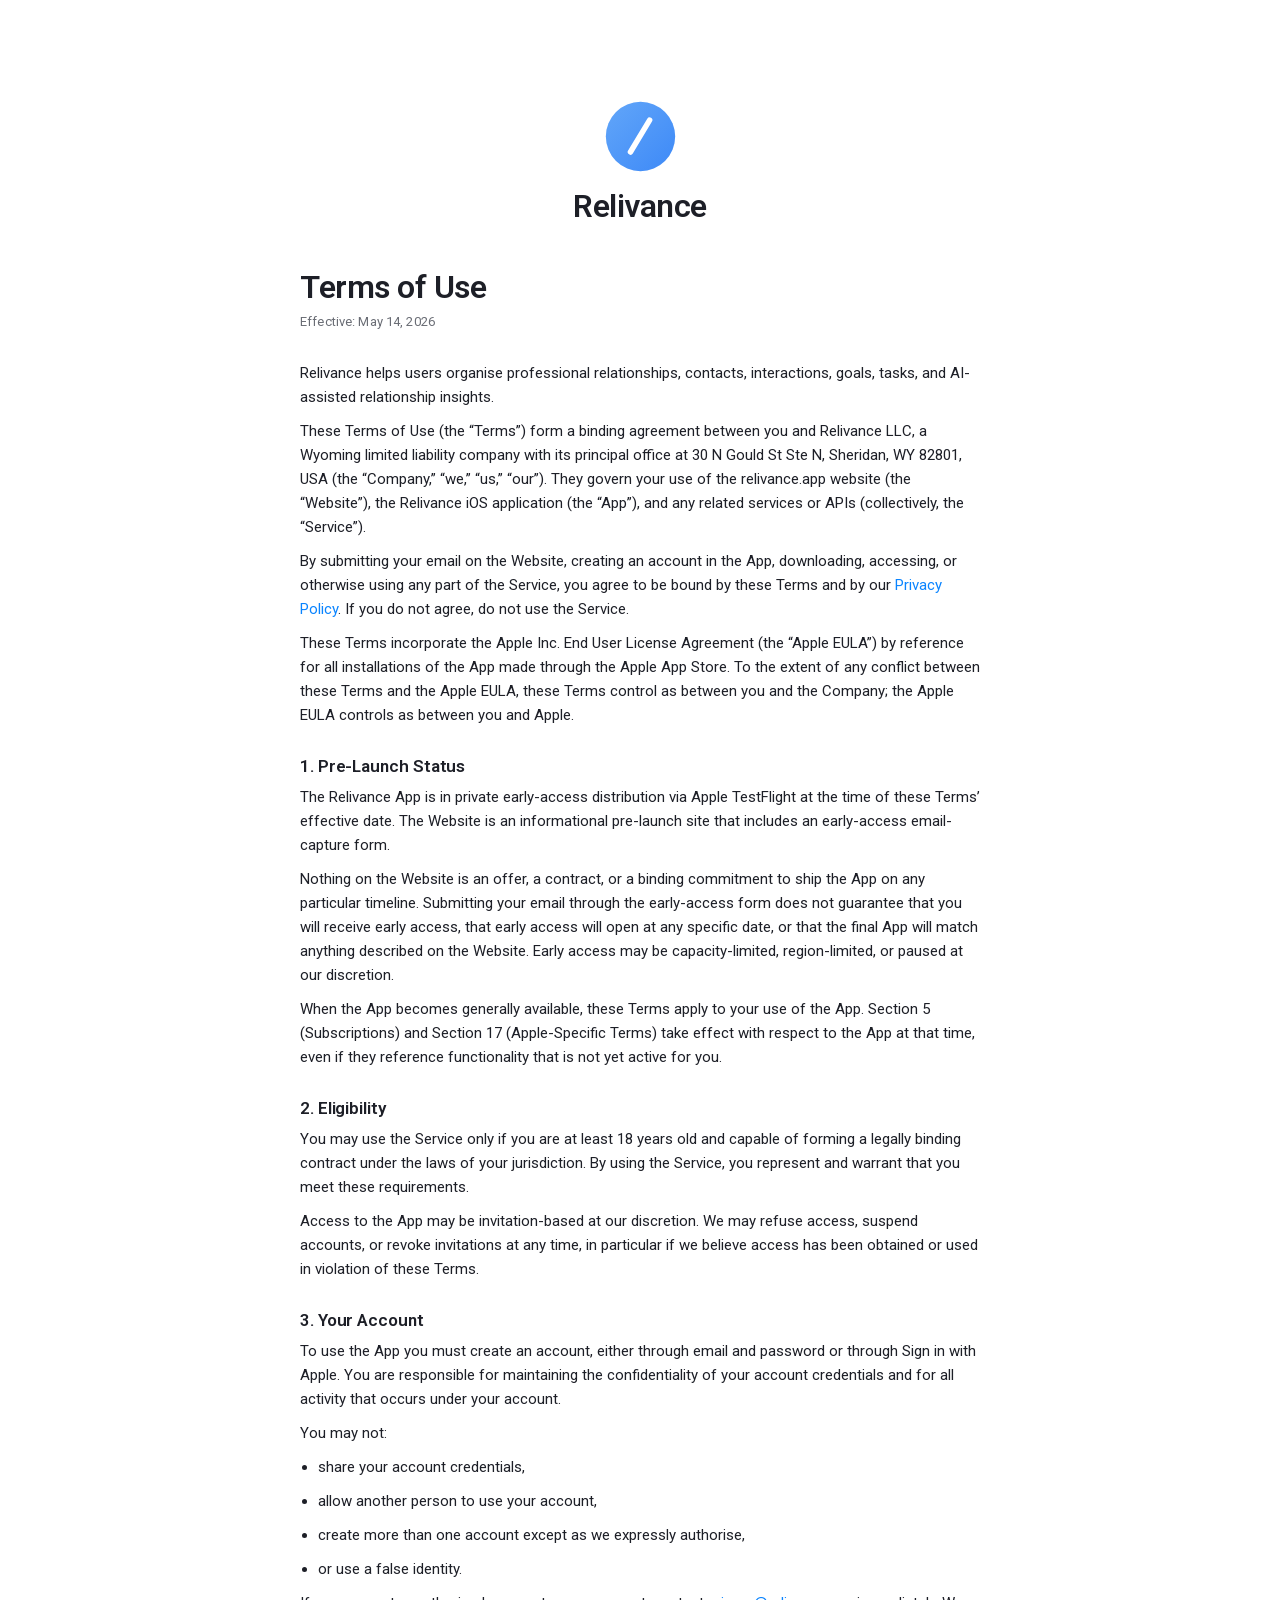
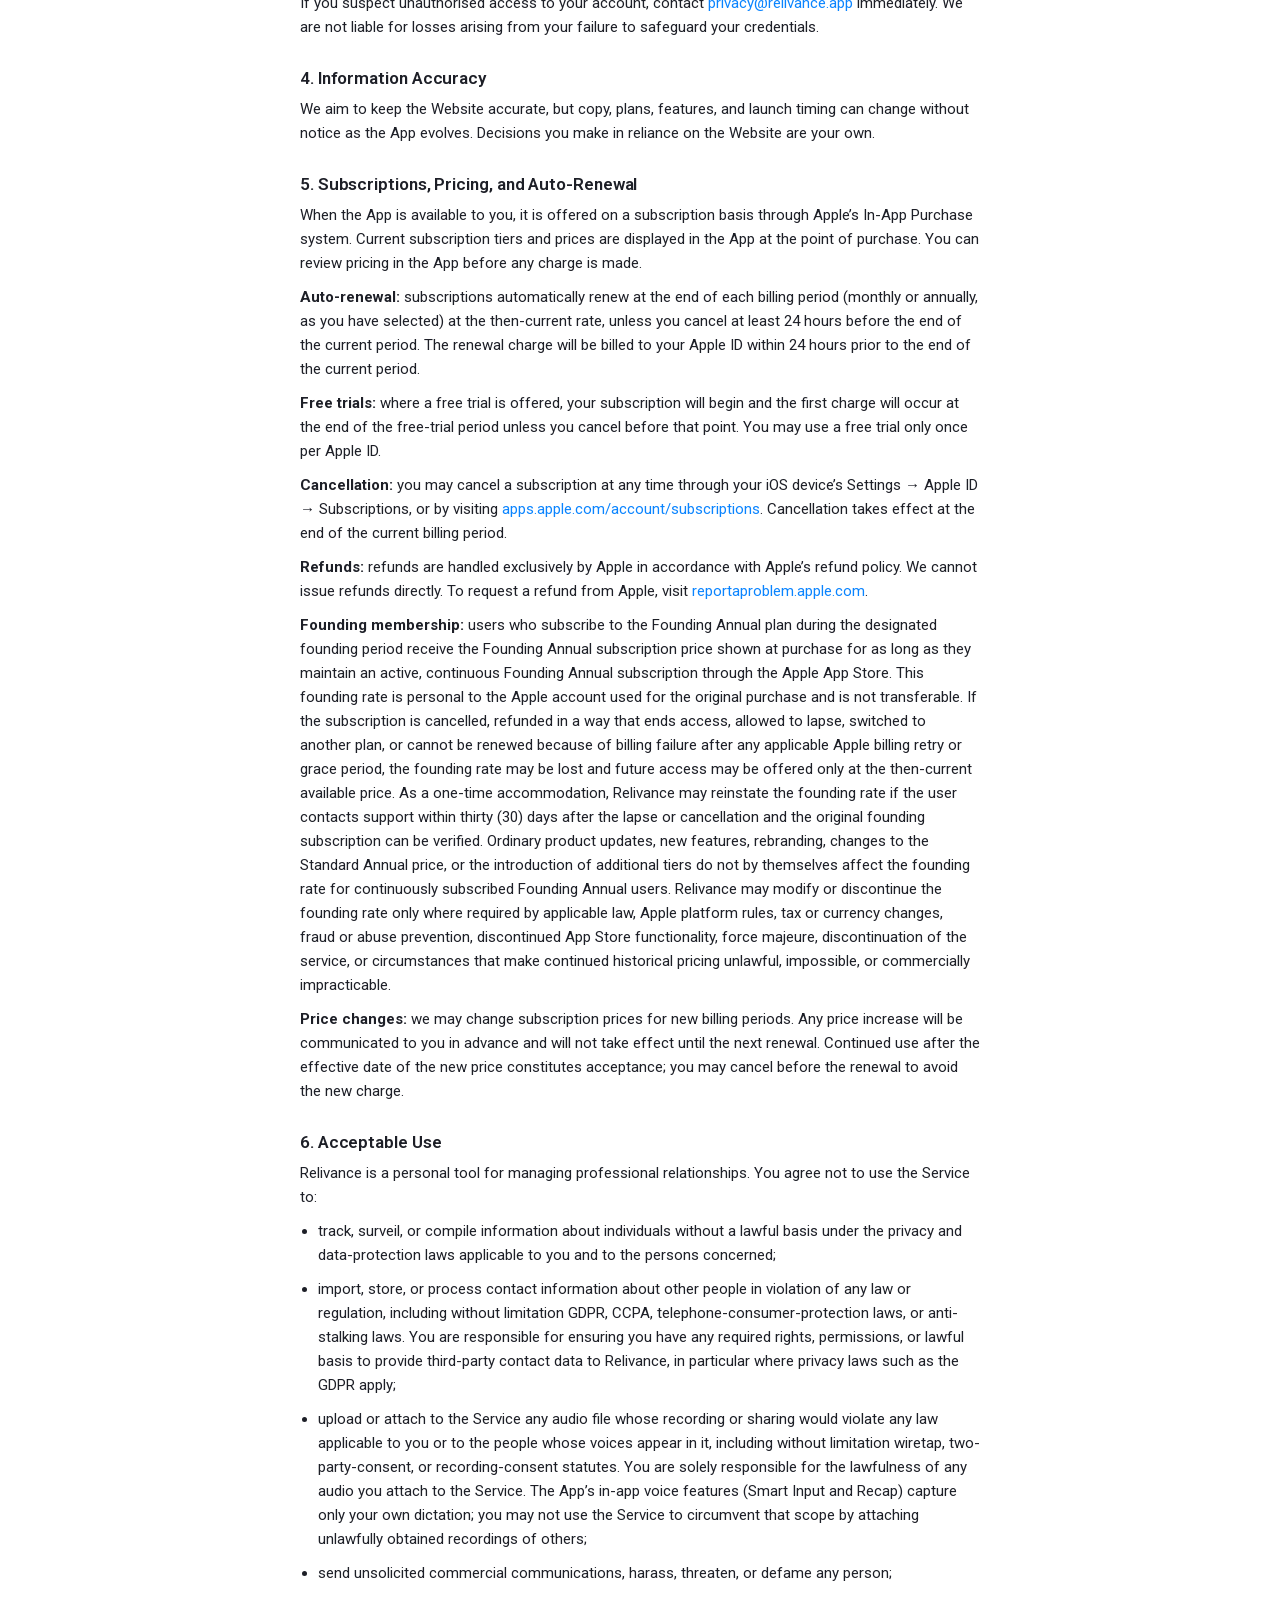
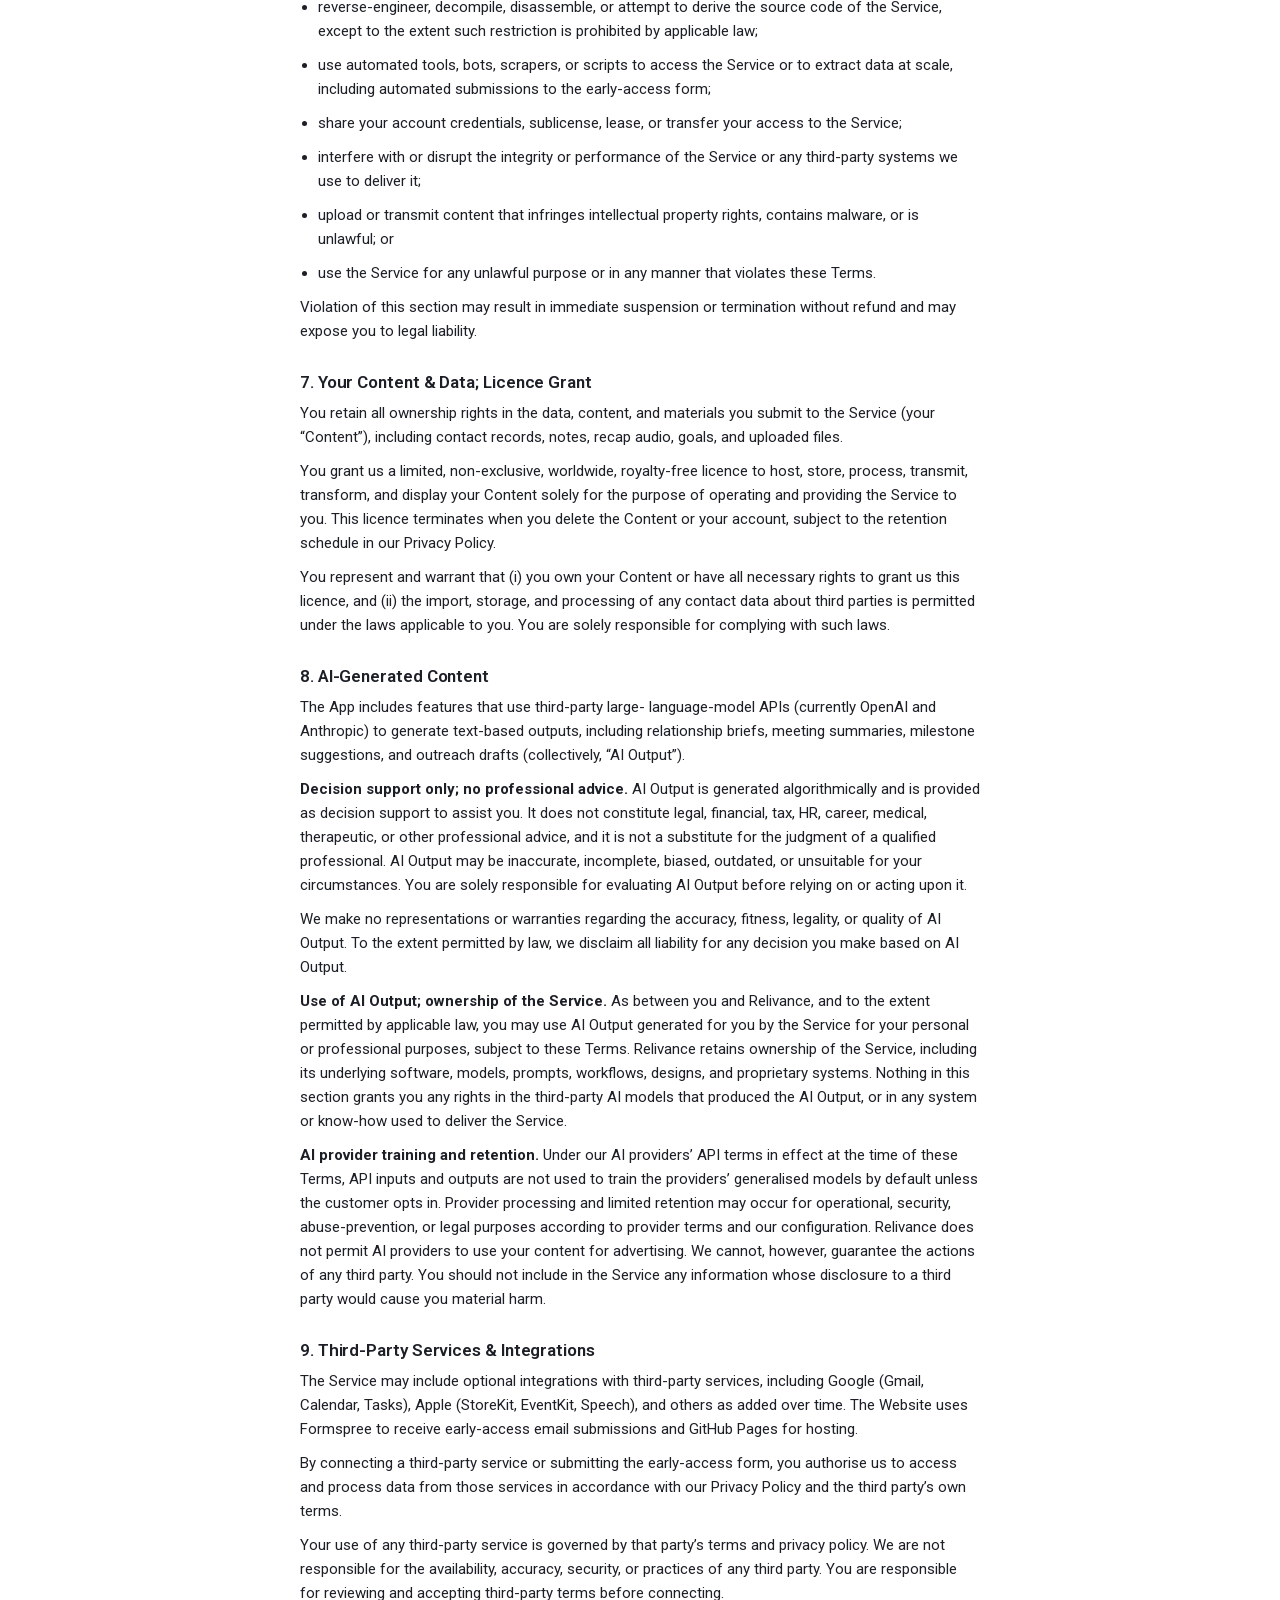
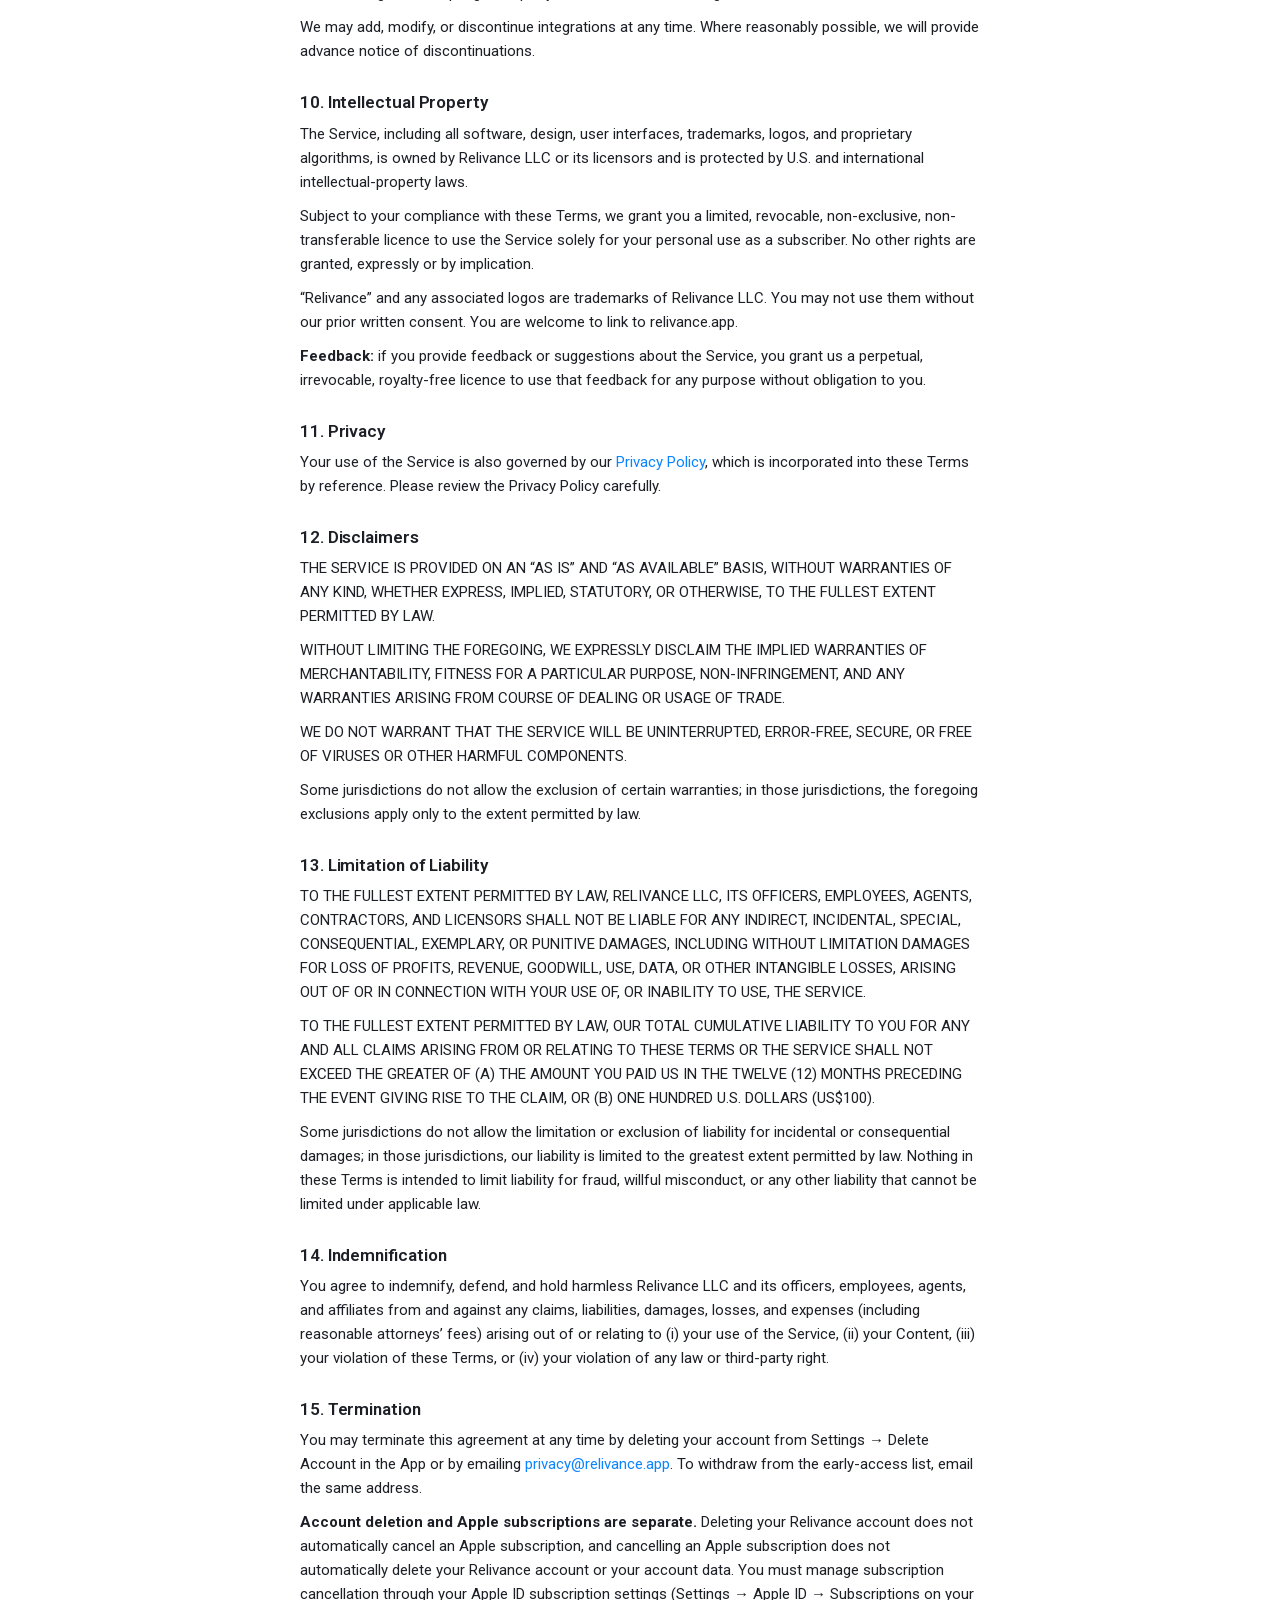
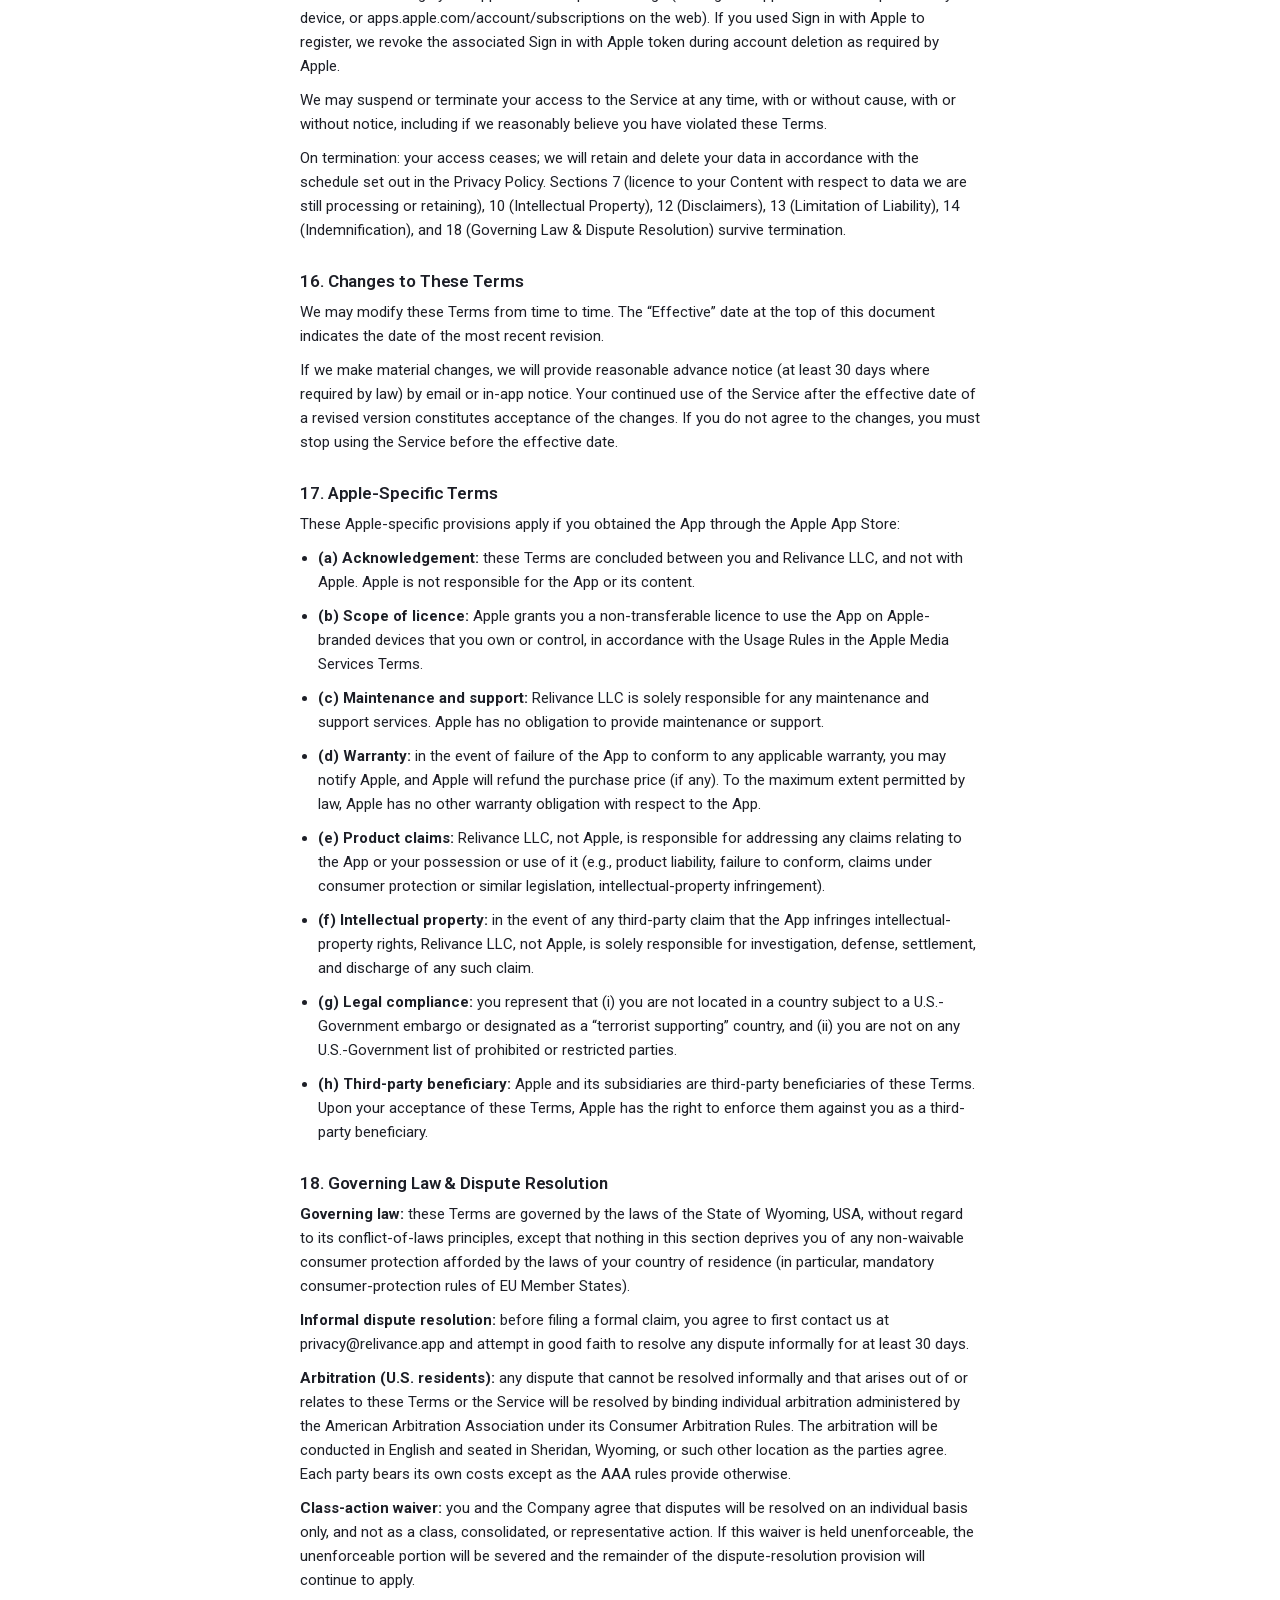
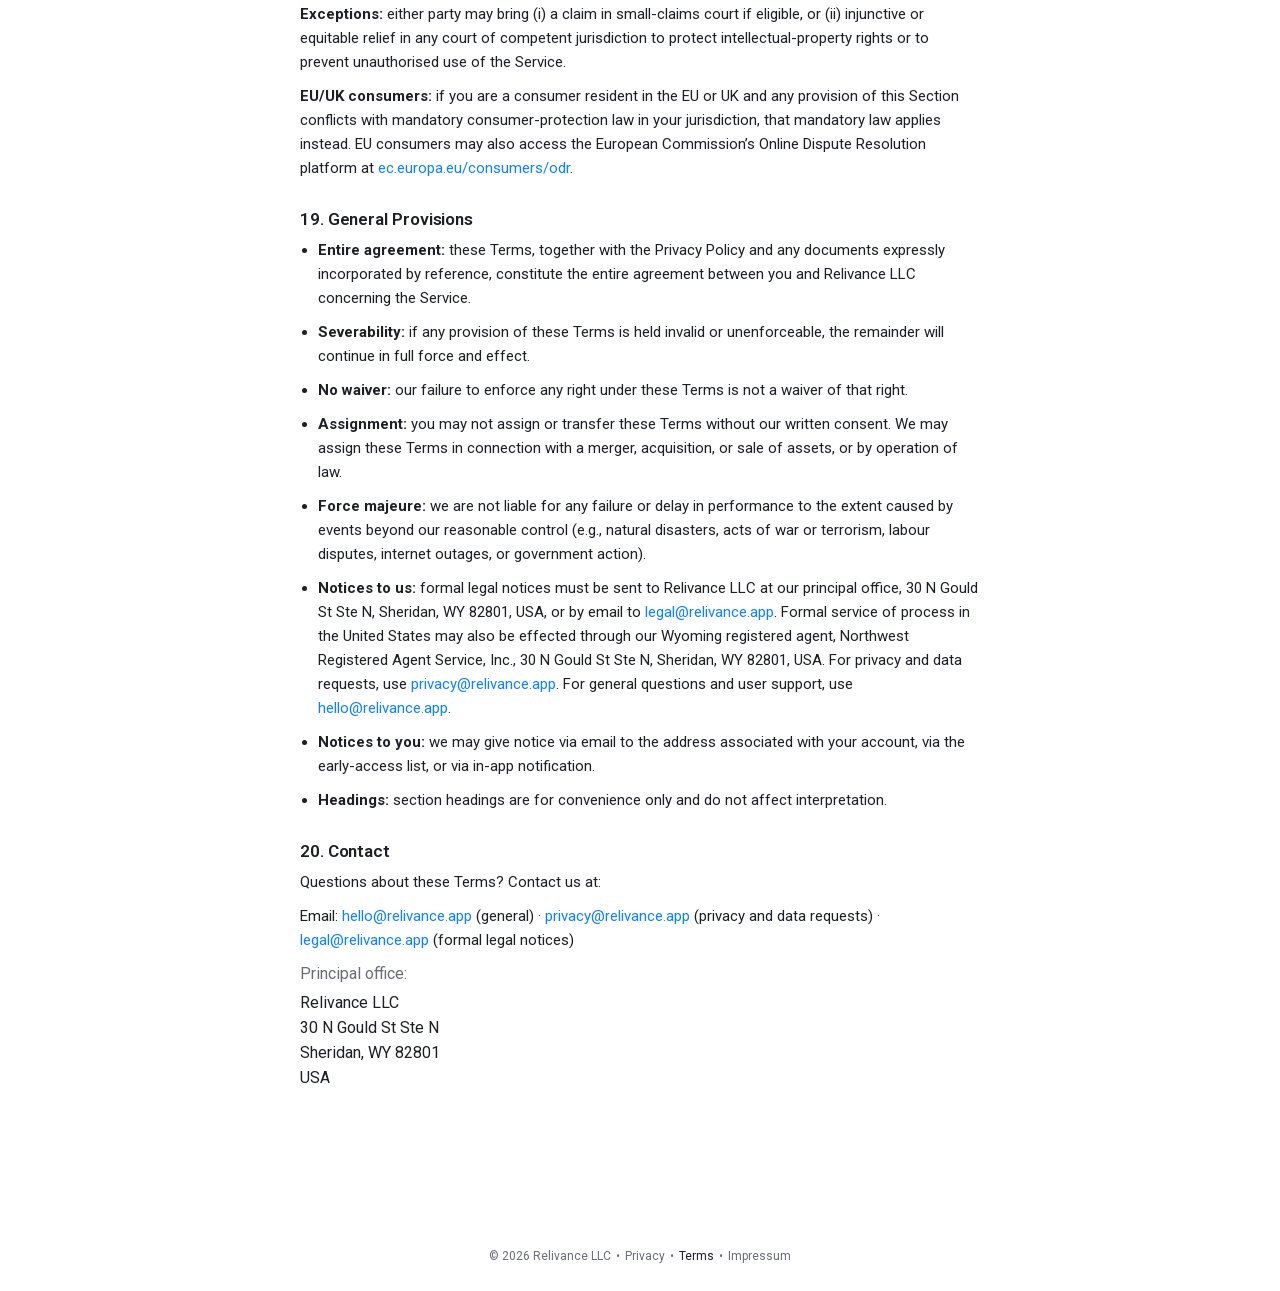
<file: terms/index.html>
<!doctype html>
<html lang="en">
  <head>
    <meta charset="utf-8" />
    <meta name="viewport" content="width=device-width, initial-scale=1, viewport-fit=cover" />
    <meta name="color-scheme" content="light dark" />
    <meta name="theme-color" content="#FFFFFF" media="(prefers-color-scheme: light)" />
    <meta name="theme-color" content="#0C0C0E" media="(prefers-color-scheme: dark)" />

    <title>Terms of Use — Relivance</title>
    <meta
      name="description"
      content="Terms of Use for the Relivance iOS app and the relivance.app website."
    />
    <meta name="robots" content="noindex,follow" />

    <link rel="icon" type="image/svg+xml" href="/assets/favicon.svg" />
    <link rel="apple-touch-icon" sizes="180x180" href="/assets/apple-touch-icon.png" />
    <link rel="icon" type="image/png" sizes="512x512" href="/assets/icon-512.png" />

    <link
      rel="preload"
      href="/assets/fonts/roboto-latin.woff2"
      as="font"
      type="font/woff2"
      crossorigin
    />
    <link rel="stylesheet" href="/styles.css" />
  </head>
  <body class="doc">
    <main class="doc-stage" role="main">
      <header class="doc-header">
        <a href="/" aria-label="Back to Relivance home">
          <picture class="doc-logo" aria-hidden="true">
            <source srcset="/assets/logo-dark.svg" media="(prefers-color-scheme: dark)" />
            <img src="/assets/logo-light.svg" alt="" width="73" height="73" />
          </picture>
          <span class="doc-name">Relivance</span>
        </a>
      </header>

      <h1 class="doc-title">Terms of Use</h1>
      <p class="doc-meta">Effective: <time datetime="2026-05-14">May 14, 2026</time></p>

      <section class="doc-section">
        <p>
          Relivance helps users organise professional relationships,
          contacts, interactions, goals, tasks, and AI-assisted
          relationship insights.
        </p>
        <p>
          These Terms of Use (the “Terms”) form a binding agreement
          between you and Relivance LLC, a Wyoming limited liability
          company with its principal office at 30 N Gould St Ste N,
          Sheridan, WY 82801, USA (the “Company,” “we,” “us,” “our”).
          They govern your use of the relivance.app website (the
          “Website”), the Relivance iOS application (the “App”), and
          any related services or APIs (collectively, the “Service”).
        </p>
        <p>
          By submitting your email on the Website, creating an account
          in the App, downloading, accessing, or otherwise using any
          part of the Service, you agree to be bound by these Terms and
          by our
          <a href="/privacy/">Privacy Policy</a>. If you do not agree,
          do not use the Service.
        </p>
        <p>
          These Terms incorporate the Apple Inc. End User License
          Agreement (the “Apple EULA”) by reference for all
          installations of the App made through the Apple App Store.
          To the extent of any conflict between these Terms and the
          Apple EULA, these Terms control as between you and the
          Company; the Apple EULA controls as between you and Apple.
        </p>
      </section>

      <section class="doc-section">
        <h2>1. Pre-Launch Status</h2>
        <p>
          The Relivance App is in private early-access distribution
          via Apple TestFlight at the time of these Terms’ effective
          date. The Website is an informational pre-launch site that
          includes an early-access email-capture form.
        </p>
        <p>
          Nothing on the Website is an offer, a contract, or a binding
          commitment to ship the App on any particular timeline.
          Submitting your email through the early-access form does not
          guarantee that you will receive early access, that early
          access will open at any specific date, or that the final App
          will match anything described on the Website. Early access
          may be capacity-limited, region-limited, or paused at our
          discretion.
        </p>
        <p>
          When the App becomes generally available, these Terms apply
          to your use of the App. Section 5 (Subscriptions) and
          Section 17 (Apple-Specific Terms) take effect with respect
          to the App at that time, even if they reference functionality
          that is not yet active for you.
        </p>
      </section>

      <section class="doc-section">
        <h2>2. Eligibility</h2>
        <p>
          You may use the Service only if you are at least 18 years
          old and capable of forming a legally binding contract under
          the laws of your jurisdiction. By using the Service, you
          represent and warrant that you meet these requirements.
        </p>
        <p>
          Access to the App may be invitation-based at our discretion.
          We may refuse access, suspend accounts, or revoke invitations
          at any time, in particular if we believe access has been
          obtained or used in violation of these Terms.
        </p>
      </section>

      <section class="doc-section">
        <h2>3. Your Account</h2>
        <p>
          To use the App you must create an account, either through
          email and password or through Sign in with Apple. You are
          responsible for maintaining the confidentiality of your
          account credentials and for all activity that occurs under
          your account.
        </p>
        <p>You may not:</p>
        <ul>
          <li>share your account credentials,</li>
          <li>allow another person to use your account,</li>
          <li>
            create more than one account except as we expressly
            authorise,
          </li>
          <li>or use a false identity.</li>
        </ul>
        <p>
          If you suspect unauthorised access to your account, contact
          <a href="mailto:privacy@relivance.app">privacy@relivance.app</a>
          immediately. We are not liable for losses arising from your
          failure to safeguard your credentials.
        </p>
      </section>

      <section class="doc-section">
        <h2>4. Information Accuracy</h2>
        <p>
          We aim to keep the Website accurate, but copy, plans,
          features, and launch timing can change without notice as the
          App evolves. Decisions you make in reliance on the Website
          are your own.
        </p>
      </section>

      <section class="doc-section">
        <h2>5. Subscriptions, Pricing, and Auto-Renewal</h2>
        <p>
          When the App is available to you, it is offered on a
          subscription basis through Apple’s In-App Purchase system.
          Current subscription tiers and prices are displayed in the
          App at the point of purchase. You can review pricing in the
          App before any charge is made.
        </p>
        <p>
          <strong>Auto-renewal:</strong> subscriptions automatically
          renew at the end of each billing period (monthly or annually,
          as you have selected) at the then-current rate, unless you
          cancel at least 24 hours before the end of the current
          period. The renewal charge will be billed to your Apple ID
          within 24 hours prior to the end of the current period.
        </p>
        <p>
          <strong>Free trials:</strong> where a free trial is offered,
          your subscription will begin and the first charge will occur
          at the end of the free-trial period unless you cancel before
          that point. You may use a free trial only once per Apple ID.
        </p>
        <p>
          <strong>Cancellation:</strong> you may cancel a subscription
          at any time through your iOS device’s Settings → Apple ID →
          Subscriptions, or by visiting
          <a
            href="https://apps.apple.com/account/subscriptions"
            rel="noopener noreferrer"
            target="_blank"
            >apps.apple.com/account/subscriptions</a
          >. Cancellation takes effect at the end of the current
          billing period.
        </p>
        <p>
          <strong>Refunds:</strong> refunds are handled exclusively by
          Apple in accordance with Apple’s refund policy. We cannot
          issue refunds directly. To request a refund from Apple, visit
          <a
            href="https://reportaproblem.apple.com"
            rel="noopener noreferrer"
            target="_blank"
            >reportaproblem.apple.com</a
          >.
        </p>
        <p>
          <strong>Founding membership:</strong> users who subscribe to
          the Founding Annual plan during the designated founding
          period receive the Founding Annual subscription price shown
          at purchase for as long as they maintain an active,
          continuous Founding Annual subscription through the Apple
          App Store. This founding rate is personal to the Apple
          account used for the original purchase and is not
          transferable. If the subscription is cancelled, refunded in
          a way that ends access, allowed to lapse, switched to
          another plan, or cannot be renewed because of billing
          failure after any applicable Apple billing retry or grace
          period, the founding rate may be lost and future access may
          be offered only at the then-current available price. As a
          one-time accommodation, Relivance may reinstate the
          founding rate if the user contacts support within thirty
          (30) days after the lapse or cancellation and the original
          founding subscription can be verified. Ordinary product
          updates, new features, rebranding, changes to the Standard
          Annual price, or the introduction of additional tiers do
          not by themselves affect the founding rate for continuously
          subscribed Founding Annual users. Relivance may modify or
          discontinue the founding rate only where required by
          applicable law, Apple platform rules, tax or currency
          changes, fraud or abuse prevention, discontinued App Store
          functionality, force majeure, discontinuation of the
          service, or circumstances that make continued historical
          pricing unlawful, impossible, or commercially impracticable.
        </p>
        <p>
          <strong>Price changes:</strong> we may change subscription
          prices for new billing periods. Any price increase will be
          communicated to you in advance and will not take effect
          until the next renewal. Continued use after the effective
          date of the new price constitutes acceptance; you may cancel
          before the renewal to avoid the new charge.
        </p>
      </section>

      <section class="doc-section">
        <h2>6. Acceptable Use</h2>
        <p>
          Relivance is a personal tool for managing professional
          relationships. You agree not to use the Service to:
        </p>
        <ul>
          <li>
            track, surveil, or compile information about individuals
            without a lawful basis under the privacy and
            data-protection laws applicable to you and to the persons
            concerned;
          </li>
          <li>
            import, store, or process contact information about other
            people in violation of any law or regulation, including
            without limitation GDPR, CCPA, telephone-consumer-protection
            laws, or anti-stalking laws. You are responsible for
            ensuring you have any required rights, permissions, or
            lawful basis to provide third-party contact data to
            Relivance, in particular where privacy laws such as the
            GDPR apply;
          </li>
          <li>
            upload or attach to the Service any audio file whose
            recording or sharing would violate any law applicable to
            you or to the people whose voices appear in it, including
            without limitation wiretap, two-party-consent, or
            recording-consent statutes. You are solely responsible
            for the lawfulness of any audio you attach to the
            Service. The App’s in-app voice features (Smart Input
            and Recap) capture only your own dictation; you may not
            use the Service to circumvent that scope by attaching
            unlawfully obtained recordings of others;
          </li>
          <li>
            send unsolicited commercial communications, harass,
            threaten, or defame any person;
          </li>
          <li>
            reverse-engineer, decompile, disassemble, or attempt to
            derive the source code of the Service, except to the
            extent such restriction is prohibited by applicable law;
          </li>
          <li>
            use automated tools, bots, scrapers, or scripts to access
            the Service or to extract data at scale, including
            automated submissions to the early-access form;
          </li>
          <li>
            share your account credentials, sublicense, lease, or
            transfer your access to the Service;
          </li>
          <li>
            interfere with or disrupt the integrity or performance of
            the Service or any third-party systems we use to deliver
            it;
          </li>
          <li>
            upload or transmit content that infringes intellectual
            property rights, contains malware, or is unlawful; or
          </li>
          <li>
            use the Service for any unlawful purpose or in any manner
            that violates these Terms.
          </li>
        </ul>
        <p>
          Violation of this section may result in immediate suspension
          or termination without refund and may expose you to legal
          liability.
        </p>
      </section>

      <section class="doc-section">
        <h2>7. Your Content &amp; Data; Licence Grant</h2>
        <p>
          You retain all ownership rights in the data, content, and
          materials you submit to the Service (your “Content”),
          including contact records, notes, recap audio, goals, and
          uploaded files.
        </p>
        <p>
          You grant us a limited, non-exclusive, worldwide,
          royalty-free licence to host, store, process, transmit,
          transform, and display your Content solely for the purpose
          of operating and providing the Service to you. This licence
          terminates when you delete the Content or your account,
          subject to the retention schedule in our Privacy Policy.
        </p>
        <p>
          You represent and warrant that (i) you own your Content or
          have all necessary rights to grant us this licence, and
          (ii) the import, storage, and processing of any contact data
          about third parties is permitted under the laws applicable
          to you. You are solely responsible for complying with such
          laws.
        </p>
      </section>

      <section class="doc-section">
        <h2>8. AI-Generated Content</h2>
        <p>
          The App includes features that use third-party large-
          language-model APIs (currently OpenAI and Anthropic) to
          generate text-based outputs, including relationship briefs,
          meeting summaries, milestone suggestions, and outreach
          drafts (collectively, “AI Output”).
        </p>
        <p>
          <strong>Decision support only; no professional advice.</strong>
          AI Output is generated algorithmically and is provided as
          decision support to assist you. It does not constitute
          legal, financial, tax, HR, career, medical, therapeutic, or
          other professional advice, and it is not a substitute for
          the judgment of a qualified professional. AI Output may be
          inaccurate, incomplete, biased, outdated, or unsuitable for
          your circumstances. You are solely responsible for
          evaluating AI Output before relying on or acting upon it.
        </p>
        <p>
          We make no representations or warranties regarding the
          accuracy, fitness, legality, or quality of AI Output. To
          the extent permitted by law, we disclaim all liability for
          any decision you make based on AI Output.
        </p>
        <p>
          <strong>Use of AI Output; ownership of the Service.</strong>
          As between you and Relivance, and to the extent permitted by
          applicable law, you may use AI Output generated for you by
          the Service for your personal or professional purposes,
          subject to these Terms. Relivance retains ownership of the
          Service, including its underlying software, models,
          prompts, workflows, designs, and proprietary systems.
          Nothing in this section grants you any rights in the
          third-party AI models that produced the AI Output, or in
          any system or know-how used to deliver the Service.
        </p>
        <p>
          <strong>AI provider training and retention.</strong> Under
          our AI providers’ API terms in effect at the time of these
          Terms, API inputs and outputs are not used to train the
          providers’ generalised models by default unless the customer
          opts in. Provider processing and limited retention may occur
          for operational, security, abuse-prevention, or legal
          purposes according to provider terms and our configuration.
          Relivance does not permit AI providers to use your content
          for advertising. We cannot, however, guarantee the actions
          of any third party. You should not include in the Service
          any information whose disclosure to a third party would
          cause you material harm.
        </p>
      </section>

      <section class="doc-section">
        <h2>9. Third-Party Services &amp; Integrations</h2>
        <p>
          The Service may include optional integrations with
          third-party services, including Google (Gmail, Calendar,
          Tasks), Apple (StoreKit, EventKit, Speech), and others as
          added over time. The Website uses Formspree to receive
          early-access email submissions and GitHub Pages for hosting.
        </p>
        <p>
          By connecting a third-party service or submitting the
          early-access form, you authorise us to access and process
          data from those services in accordance with our Privacy
          Policy and the third party’s own terms.
        </p>
        <p>
          Your use of any third-party service is governed by that
          party’s terms and privacy policy. We are not responsible for
          the availability, accuracy, security, or practices of any
          third party. You are responsible for reviewing and accepting
          third-party terms before connecting.
        </p>
        <p>
          We may add, modify, or discontinue integrations at any time.
          Where reasonably possible, we will provide advance notice of
          discontinuations.
        </p>
      </section>

      <section class="doc-section">
        <h2>10. Intellectual Property</h2>
        <p>
          The Service, including all software, design, user interfaces,
          trademarks, logos, and proprietary algorithms, is owned by
          Relivance LLC or its licensors and is protected by U.S. and
          international intellectual-property laws.
        </p>
        <p>
          Subject to your compliance with these Terms, we grant you a
          limited, revocable, non-exclusive, non-transferable licence
          to use the Service solely for your personal use as a
          subscriber. No other rights are granted, expressly or by
          implication.
        </p>
        <p>
          “Relivance” and any associated logos are trademarks of
          Relivance LLC. You may not use them without our prior
          written consent. You are welcome to link to relivance.app.
        </p>
        <p>
          <strong>Feedback:</strong> if you provide feedback or
          suggestions about the Service, you grant us a perpetual,
          irrevocable, royalty-free licence to use that feedback for
          any purpose without obligation to you.
        </p>
      </section>

      <section class="doc-section">
        <h2>11. Privacy</h2>
        <p>
          Your use of the Service is also governed by our
          <a href="/privacy/">Privacy Policy</a>, which is incorporated
          into these Terms by reference. Please review the Privacy
          Policy carefully.
        </p>
      </section>

      <section class="doc-section">
        <h2>12. Disclaimers</h2>
        <p>
          THE SERVICE IS PROVIDED ON AN “AS IS” AND “AS AVAILABLE”
          BASIS, WITHOUT WARRANTIES OF ANY KIND, WHETHER EXPRESS,
          IMPLIED, STATUTORY, OR OTHERWISE, TO THE FULLEST EXTENT
          PERMITTED BY LAW.
        </p>
        <p>
          WITHOUT LIMITING THE FOREGOING, WE EXPRESSLY DISCLAIM THE
          IMPLIED WARRANTIES OF MERCHANTABILITY, FITNESS FOR A
          PARTICULAR PURPOSE, NON-INFRINGEMENT, AND ANY WARRANTIES
          ARISING FROM COURSE OF DEALING OR USAGE OF TRADE.
        </p>
        <p>
          WE DO NOT WARRANT THAT THE SERVICE WILL BE UNINTERRUPTED,
          ERROR-FREE, SECURE, OR FREE OF VIRUSES OR OTHER HARMFUL
          COMPONENTS.
        </p>
        <p>
          Some jurisdictions do not allow the exclusion of certain
          warranties; in those jurisdictions, the foregoing exclusions
          apply only to the extent permitted by law.
        </p>
      </section>

      <section class="doc-section">
        <h2>13. Limitation of Liability</h2>
        <p>
          TO THE FULLEST EXTENT PERMITTED BY LAW, RELIVANCE LLC, ITS
          OFFICERS, EMPLOYEES, AGENTS, CONTRACTORS, AND LICENSORS
          SHALL NOT BE LIABLE FOR ANY INDIRECT, INCIDENTAL, SPECIAL,
          CONSEQUENTIAL, EXEMPLARY, OR PUNITIVE DAMAGES, INCLUDING
          WITHOUT LIMITATION DAMAGES FOR LOSS OF PROFITS, REVENUE,
          GOODWILL, USE, DATA, OR OTHER INTANGIBLE LOSSES, ARISING
          OUT OF OR IN CONNECTION WITH YOUR USE OF, OR INABILITY TO
          USE, THE SERVICE.
        </p>
        <p>
          TO THE FULLEST EXTENT PERMITTED BY LAW, OUR TOTAL CUMULATIVE
          LIABILITY TO YOU FOR ANY AND ALL CLAIMS ARISING FROM OR
          RELATING TO THESE TERMS OR THE SERVICE SHALL NOT EXCEED THE
          GREATER OF (A) THE AMOUNT YOU PAID US IN THE TWELVE (12)
          MONTHS PRECEDING THE EVENT GIVING RISE TO THE CLAIM, OR
          (B) ONE HUNDRED U.S. DOLLARS (US$100).
        </p>
        <p>
          Some jurisdictions do not allow the limitation or exclusion
          of liability for incidental or consequential damages; in
          those jurisdictions, our liability is limited to the greatest
          extent permitted by law. Nothing in these Terms is intended
          to limit liability for fraud, willful misconduct, or any
          other liability that cannot be limited under applicable law.
        </p>
      </section>

      <section class="doc-section">
        <h2>14. Indemnification</h2>
        <p>
          You agree to indemnify, defend, and hold harmless Relivance
          LLC and its officers, employees, agents, and affiliates from
          and against any claims, liabilities, damages, losses, and
          expenses (including reasonable attorneys’ fees) arising out
          of or relating to (i) your use of the Service, (ii) your
          Content, (iii) your violation of these Terms, or (iv) your
          violation of any law or third-party right.
        </p>
      </section>

      <section class="doc-section">
        <h2>15. Termination</h2>
        <p>
          You may terminate this agreement at any time by deleting your
          account from Settings → Delete Account in the App or by
          emailing
          <a href="mailto:privacy@relivance.app">privacy@relivance.app</a>.
          To withdraw from the early-access list, email the same
          address.
        </p>
        <p>
          <strong>Account deletion and Apple subscriptions are
          separate.</strong> Deleting your Relivance account does not
          automatically cancel an Apple subscription, and cancelling
          an Apple subscription does not automatically delete your
          Relivance account or your account data. You must manage
          subscription cancellation through your Apple ID subscription
          settings (Settings → Apple ID → Subscriptions on your
          device, or apps.apple.com/account/subscriptions on the
          web). If you used Sign in with Apple to register, we revoke
          the associated Sign in with Apple token during account
          deletion as required by Apple.
        </p>
        <p>
          We may suspend or terminate your access to the Service at
          any time, with or without cause, with or without notice,
          including if we reasonably believe you have violated these
          Terms.
        </p>
        <p>
          On termination: your access ceases; we will retain and
          delete your data in accordance with the schedule set out in
          the Privacy Policy. Sections 7 (licence to your Content with
          respect to data we are still processing or retaining), 10
          (Intellectual Property), 12 (Disclaimers), 13 (Limitation
          of Liability), 14 (Indemnification), and 18 (Governing Law
          &amp; Dispute Resolution) survive termination.
        </p>
      </section>

      <section class="doc-section">
        <h2>16. Changes to These Terms</h2>
        <p>
          We may modify these Terms from time to time. The “Effective”
          date at the top of this document indicates the date of the
          most recent revision.
        </p>
        <p>
          If we make material changes, we will provide reasonable
          advance notice (at least 30 days where required by law) by
          email or in-app notice. Your continued use of the Service
          after the effective date of a revised version constitutes
          acceptance of the changes. If you do not agree to the
          changes, you must stop using the Service before the
          effective date.
        </p>
      </section>

      <section class="doc-section">
        <h2>17. Apple-Specific Terms</h2>
        <p>
          These Apple-specific provisions apply if you obtained the
          App through the Apple App Store:
        </p>
        <ul>
          <li>
            <strong>(a) Acknowledgement:</strong> these Terms are
            concluded between you and Relivance LLC, and not with
            Apple. Apple is not responsible for the App or its
            content.
          </li>
          <li>
            <strong>(b) Scope of licence:</strong> Apple grants you a
            non-transferable licence to use the App on Apple-branded
            devices that you own or control, in accordance with the
            Usage Rules in the Apple Media Services Terms.
          </li>
          <li>
            <strong>(c) Maintenance and support:</strong> Relivance LLC
            is solely responsible for any maintenance and support
            services. Apple has no obligation to provide maintenance
            or support.
          </li>
          <li>
            <strong>(d) Warranty:</strong> in the event of failure of
            the App to conform to any applicable warranty, you may
            notify Apple, and Apple will refund the purchase price
            (if any). To the maximum extent permitted by law, Apple
            has no other warranty obligation with respect to the App.
          </li>
          <li>
            <strong>(e) Product claims:</strong> Relivance LLC, not
            Apple, is responsible for addressing any claims relating
            to the App or your possession or use of it (e.g., product
            liability, failure to conform, claims under consumer
            protection or similar legislation, intellectual-property
            infringement).
          </li>
          <li>
            <strong>(f) Intellectual property:</strong> in the event
            of any third-party claim that the App infringes
            intellectual-property rights, Relivance LLC, not Apple,
            is solely responsible for investigation, defense,
            settlement, and discharge of any such claim.
          </li>
          <li>
            <strong>(g) Legal compliance:</strong> you represent that
            (i) you are not located in a country subject to a
            U.S.-Government embargo or designated as a “terrorist
            supporting” country, and (ii) you are not on any
            U.S.-Government list of prohibited or restricted parties.
          </li>
          <li>
            <strong>(h) Third-party beneficiary:</strong> Apple and
            its subsidiaries are third-party beneficiaries of these
            Terms. Upon your acceptance of these Terms, Apple has the
            right to enforce them against you as a third-party
            beneficiary.
          </li>
        </ul>
      </section>

      <section class="doc-section">
        <h2>18. Governing Law &amp; Dispute Resolution</h2>
        <p>
          <strong>Governing law:</strong> these Terms are governed by
          the laws of the State of Wyoming, USA, without regard to
          its conflict-of-laws principles, except that nothing in
          this section deprives you of any non-waivable consumer
          protection afforded by the laws of your country of
          residence (in particular, mandatory consumer-protection
          rules of EU Member States).
        </p>
        <p>
          <strong>Informal dispute resolution:</strong> before filing
          a formal claim, you agree to first contact us at
          privacy@relivance.app and attempt in good faith to resolve
          any dispute informally for at least 30 days.
        </p>
        <p>
          <strong>Arbitration (U.S. residents):</strong> any dispute
          that cannot be resolved informally and that arises out of
          or relates to these Terms or the Service will be resolved
          by binding individual arbitration administered by the
          American Arbitration Association under its Consumer
          Arbitration Rules. The arbitration will be conducted in
          English and seated in Sheridan, Wyoming, or such other
          location as the parties agree. Each party bears its own
          costs except as the AAA rules provide otherwise.
        </p>
        <p>
          <strong>Class-action waiver:</strong> you and the Company
          agree that disputes will be resolved on an individual basis
          only, and not as a class, consolidated, or representative
          action. If this waiver is held unenforceable, the
          unenforceable portion will be severed and the remainder of
          the dispute-resolution provision will continue to apply.
        </p>
        <p>
          <strong>Exceptions:</strong> either party may bring (i) a
          claim in small-claims court if eligible, or
          (ii) injunctive or equitable relief in any court of
          competent jurisdiction to protect intellectual-property
          rights or to prevent unauthorised use of the Service.
        </p>
        <p>
          <strong>EU/UK consumers:</strong> if you are a consumer
          resident in the EU or UK and any provision of this Section
          conflicts with mandatory consumer-protection law in your
          jurisdiction, that mandatory law applies instead. EU
          consumers may also access the European Commission’s Online
          Dispute Resolution platform at
          <a
            href="https://ec.europa.eu/consumers/odr"
            rel="noopener noreferrer"
            target="_blank"
            >ec.europa.eu/consumers/odr</a
          >.
        </p>
      </section>

      <section class="doc-section">
        <h2>19. General Provisions</h2>
        <ul>
          <li>
            <strong>Entire agreement:</strong> these Terms, together
            with the Privacy Policy and any documents expressly
            incorporated by reference, constitute the entire agreement
            between you and Relivance LLC concerning the Service.
          </li>
          <li>
            <strong>Severability:</strong> if any provision of these
            Terms is held invalid or unenforceable, the remainder will
            continue in full force and effect.
          </li>
          <li>
            <strong>No waiver:</strong> our failure to enforce any
            right under these Terms is not a waiver of that right.
          </li>
          <li>
            <strong>Assignment:</strong> you may not assign or transfer
            these Terms without our written consent. We may assign
            these Terms in connection with a merger, acquisition, or
            sale of assets, or by operation of law.
          </li>
          <li>
            <strong>Force majeure:</strong> we are not liable for any
            failure or delay in performance to the extent caused by
            events beyond our reasonable control (e.g., natural
            disasters, acts of war or terrorism, labour disputes,
            internet outages, or government action).
          </li>
          <li>
            <strong>Notices to us:</strong> formal legal notices must
            be sent to Relivance LLC at our principal office,
            30 N Gould St Ste N, Sheridan, WY 82801, USA, or by email
            to
            <a href="mailto:legal@relivance.app">legal@relivance.app</a>.
            Formal service of process in the United States may also be
            effected through our Wyoming registered agent, Northwest
            Registered Agent Service, Inc., 30 N Gould St Ste N,
            Sheridan, WY 82801, USA.
            For privacy and data requests, use
            <a href="mailto:privacy@relivance.app">privacy@relivance.app</a>.
            For general questions and user support, use
            <a href="mailto:hello@relivance.app">hello@relivance.app</a>.
          </li>
          <li>
            <strong>Notices to you:</strong> we may give notice via
            email to the address associated with your account, via
            the early-access list, or via in-app notification.
          </li>
          <li>
            <strong>Headings:</strong> section headings are for
            convenience only and do not affect interpretation.
          </li>
        </ul>
      </section>

      <section class="doc-section">
        <h2>20. Contact</h2>
        <p>Questions about these Terms? Contact us at:</p>
        <p>
          Email:
          <a href="mailto:hello@relivance.app">hello@relivance.app</a>
          (general)
          ·
          <a href="mailto:privacy@relivance.app">privacy@relivance.app</a>
          (privacy and data requests)
          ·
          <a href="mailto:legal@relivance.app">legal@relivance.app</a>
          (formal legal notices)
        </p>
        <address class="doc-address">
          <span class="doc-address-label">Principal office:</span>
          Relivance LLC<br />
          30 N Gould St Ste N<br />
          Sheridan, WY 82801<br />
          USA
        </address>
      </section>
    </main>

    <footer class="footer">
      <small class="footer-copy">&copy; <span id="year">2026</span> Relivance LLC</small>
      <span class="footer-sep" aria-hidden="true">•</span>
      <nav class="footer-nav" aria-label="Legal">
        <a href="/privacy/">Privacy</a>
        <span class="footer-sep" aria-hidden="true">•</span>
        <a href="/terms/" aria-current="page">Terms</a>
        <span class="footer-sep" aria-hidden="true">•</span>
        <a href="/impressum/">Impressum</a>
      </nav>
    </footer>

    <script>
      document.getElementById("year").textContent = new Date().getFullYear();
    </script>
  </body>
</html>
</file>
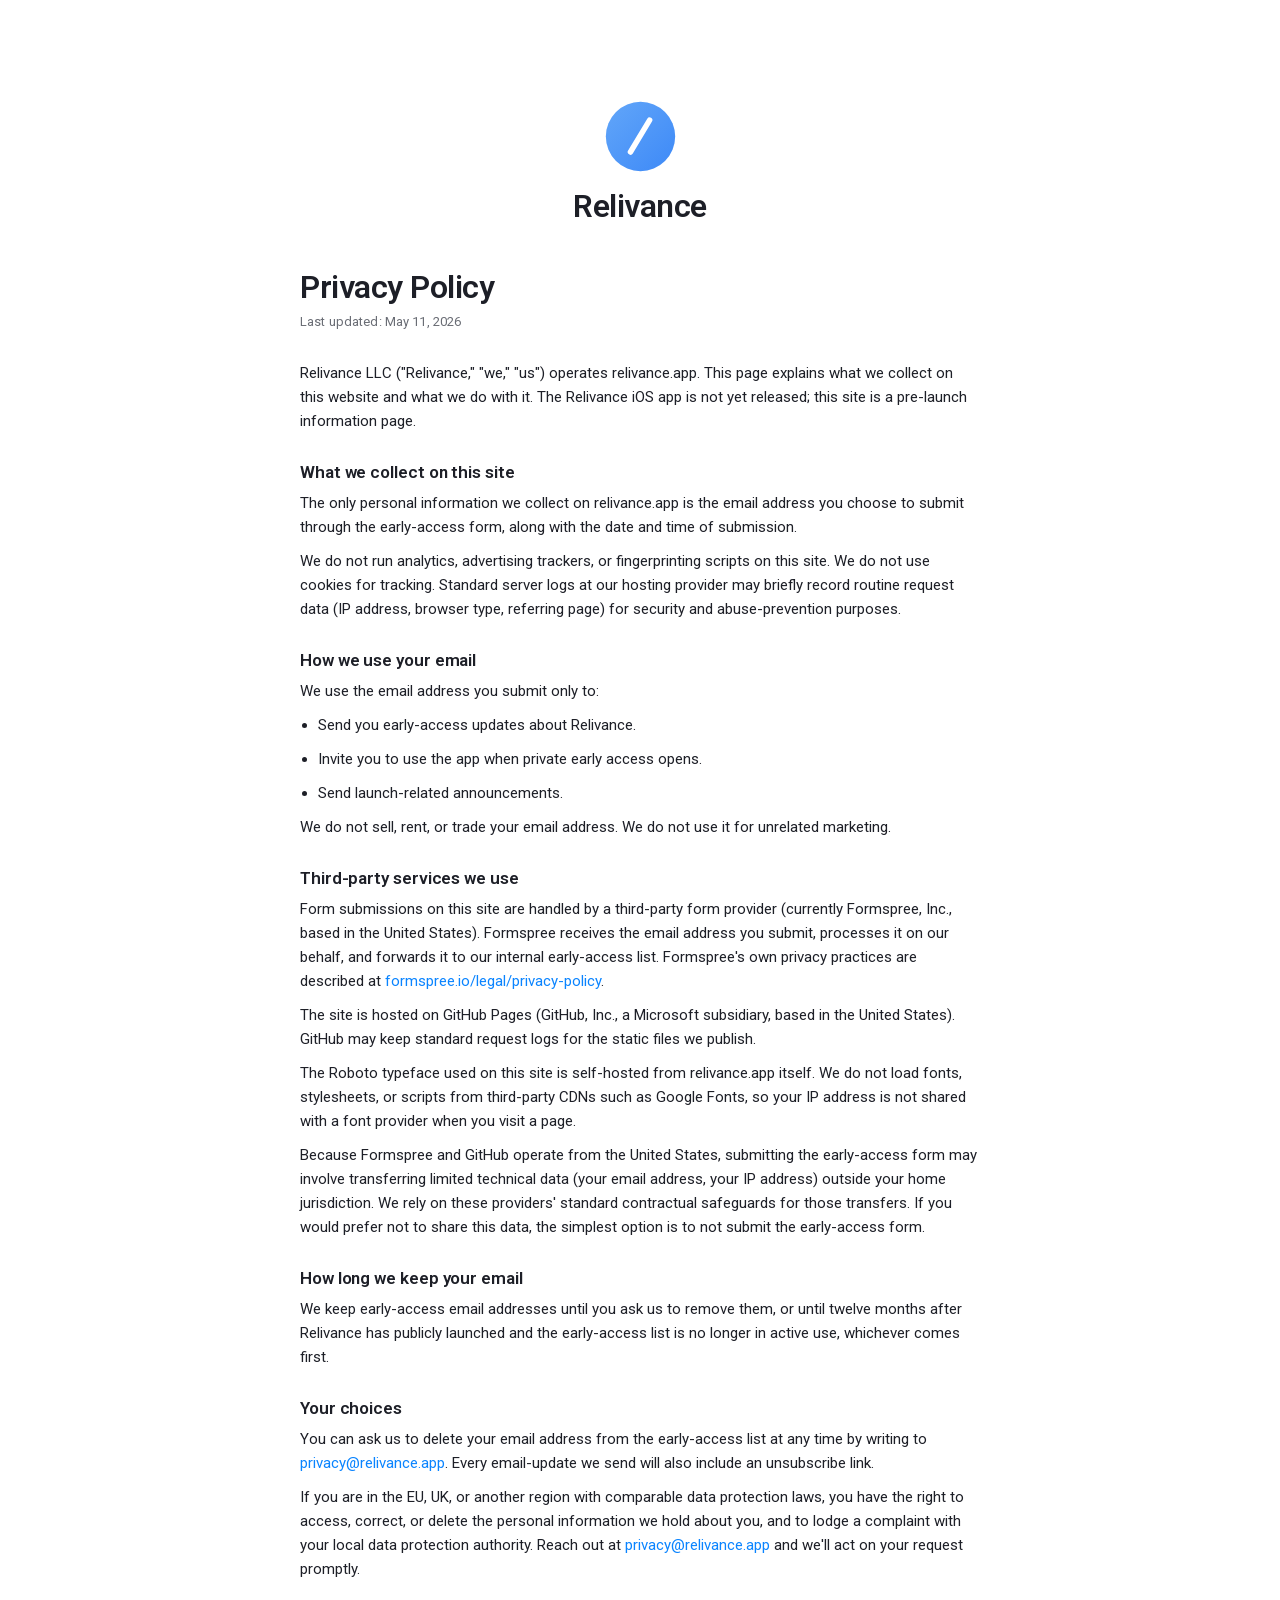
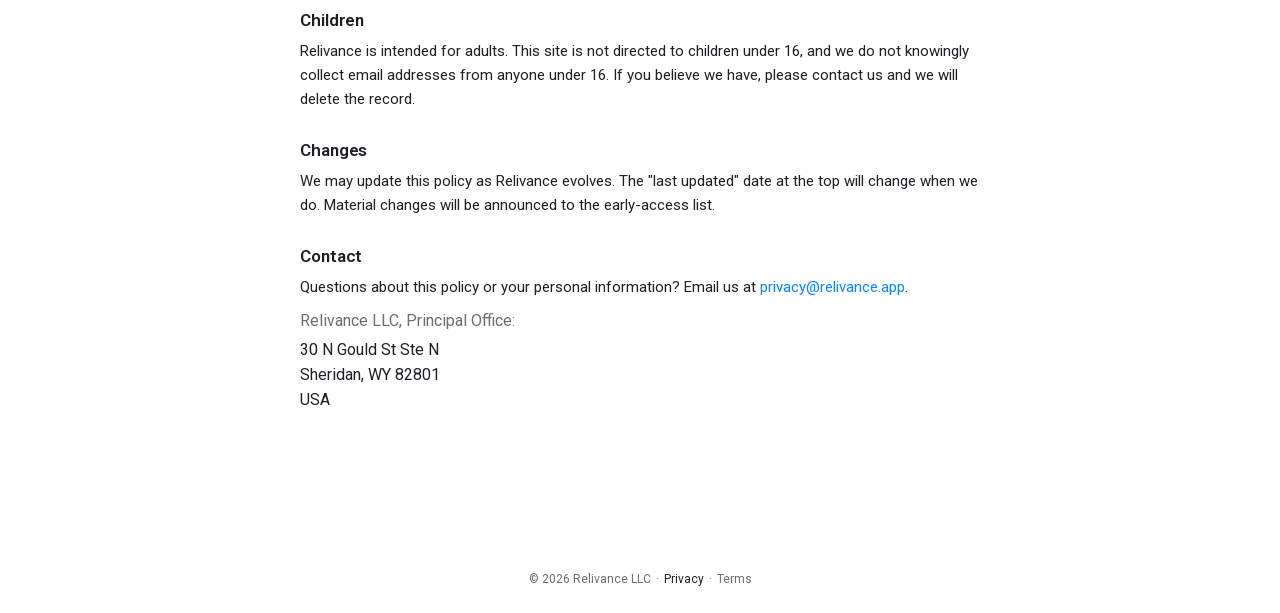
<file: privacy.html>
<!doctype html>
<html lang="en">
  <head>
    <meta charset="utf-8" />
    <meta name="viewport" content="width=device-width, initial-scale=1, viewport-fit=cover" />
    <meta name="color-scheme" content="light dark" />
    <meta name="theme-color" content="#FFFFFF" media="(prefers-color-scheme: light)" />
    <meta name="theme-color" content="#0C0C0E" media="(prefers-color-scheme: dark)" />

    <title>Privacy Policy — Relivance</title>
    <meta
      name="description"
      content="How Relivance handles the email addresses submitted for early access."
    />
    <meta name="robots" content="noindex,follow" />

    <link rel="icon" type="image/svg+xml" href="assets/favicon.svg" />
    <link rel="apple-touch-icon" href="assets/favicon.svg" />

    <link
      rel="preload"
      href="assets/fonts/roboto-latin.woff2"
      as="font"
      type="font/woff2"
      crossorigin
    />
    <link rel="stylesheet" href="styles.css" />
  </head>
  <body class="doc">
    <main class="doc-stage" role="main">
      <header class="doc-header">
        <a href="/" aria-label="Back to Relivance home">
          <picture class="doc-logo" aria-hidden="true">
            <source srcset="assets/logo-dark.svg" media="(prefers-color-scheme: dark)" />
            <img src="assets/logo-light.svg" alt="" width="32" height="32" />
          </picture>
          <span class="doc-name">Relivance</span>
        </a>
      </header>

      <h1 class="doc-title">Privacy Policy</h1>
      <p class="doc-meta">Last updated: <time datetime="2026-05-11">May 11, 2026</time></p>

      <section class="doc-section">
        <p>
          Relivance LLC ("Relivance," "we," "us") operates relivance.app. This
          page explains what we collect on this website and what we do with
          it. The Relivance iOS app is not yet released; this site is a
          pre-launch information page.
        </p>
      </section>

      <section class="doc-section">
        <h2>What we collect on this site</h2>
        <p>
          The only personal information we collect on relivance.app is the
          email address you choose to submit through the early-access form,
          along with the date and time of submission.
        </p>
        <p>
          We do not run analytics, advertising trackers, or fingerprinting
          scripts on this site. We do not use cookies for tracking. Standard
          server logs at our hosting provider may briefly record routine
          request data (IP address, browser type, referring page) for
          security and abuse-prevention purposes.
        </p>
      </section>

      <section class="doc-section">
        <h2>How we use your email</h2>
        <p>We use the email address you submit only to:</p>
        <ul>
          <li>Send you early-access updates about Relivance.</li>
          <li>Invite you to use the app when private early access opens.</li>
          <li>Send launch-related announcements.</li>
        </ul>
        <p>
          We do not sell, rent, or trade your email address. We do not use it
          for unrelated marketing.
        </p>
      </section>

      <section class="doc-section">
        <h2>Third-party services we use</h2>
        <p>
          Form submissions on this site are handled by a third-party form
          provider (currently Formspree, Inc., based in the United States).
          Formspree receives the email address you submit, processes it on
          our behalf, and forwards it to our internal early-access list.
          Formspree's own privacy practices are described at
          <a href="https://formspree.io/legal/privacy-policy/" rel="noopener">
            formspree.io/legal/privacy-policy</a>.
        </p>
        <p>
          The site is hosted on GitHub Pages (GitHub, Inc., a Microsoft
          subsidiary, based in the United States). GitHub may keep standard
          request logs for the static files we publish.
        </p>
        <p>
          The Roboto typeface used on this site is self-hosted from
          relivance.app itself. We do not load fonts, stylesheets, or
          scripts from third-party CDNs such as Google Fonts, so your
          IP address is not shared with a font provider when you visit a
          page.
        </p>
        <p>
          Because Formspree and GitHub operate from the United States,
          submitting the early-access form may involve transferring
          limited technical data (your email address, your IP address)
          outside your home jurisdiction. We rely on these providers'
          standard contractual safeguards for those transfers. If you
          would prefer not to share this data, the simplest option is
          to not submit the early-access form.
        </p>
      </section>

      <section class="doc-section">
        <h2>How long we keep your email</h2>
        <p>
          We keep early-access email addresses until you ask us to remove
          them, or until twelve months after Relivance has publicly launched
          and the early-access list is no longer in active use, whichever
          comes first.
        </p>
      </section>

      <section class="doc-section">
        <h2>Your choices</h2>
        <p>
          You can ask us to delete your email address from the early-access
          list at any time by writing to
          <a href="mailto:privacy@relivance.app">privacy@relivance.app</a>. Every
          email-update we send will also include an unsubscribe link.
        </p>
        <p>
          If you are in the EU, UK, or another region with comparable data
          protection laws, you have the right to access, correct, or delete
          the personal information we hold about you, and to lodge a complaint
          with your local data protection authority. Reach out at
          <a href="mailto:privacy@relivance.app">privacy@relivance.app</a> and
          we'll act on your request promptly.
        </p>
      </section>

      <section class="doc-section">
        <h2>Children</h2>
        <p>
          Relivance is intended for adults. This site is not directed to
          children under 16, and we do not knowingly collect email addresses
          from anyone under 16. If you believe we have, please contact us
          and we will delete the record.
        </p>
      </section>

      <section class="doc-section">
        <h2>Changes</h2>
        <p>
          We may update this policy as Relivance evolves. The "last updated"
          date at the top will change when we do. Material changes will be
          announced to the early-access list.
        </p>
      </section>

      <section class="doc-section">
        <h2>Contact</h2>
        <p>
          Questions about this policy or your personal information? Email us
          at <a href="mailto:privacy@relivance.app">privacy@relivance.app</a>.
        </p>
        <address class="doc-address">
          <span class="doc-address-label">Relivance LLC, Principal Office:</span>
          30 N Gould St Ste N<br />
          Sheridan, WY 82801<br />
          USA
        </address>
      </section>
    </main>

    <footer class="footer">
      <small class="footer-copy">&copy; <span id="year">2026</span> Relivance LLC</small>
      <span class="footer-sep" aria-hidden="true">·</span>
      <nav class="footer-nav" aria-label="Legal">
        <a href="privacy.html" aria-current="page">Privacy</a>
        <span class="footer-sep" aria-hidden="true">·</span>
        <a href="terms.html">Terms</a>
      </nav>
    </footer>

    <script>
      document.getElementById("year").textContent = new Date().getFullYear();
    </script>
  </body>
</html>
</file>
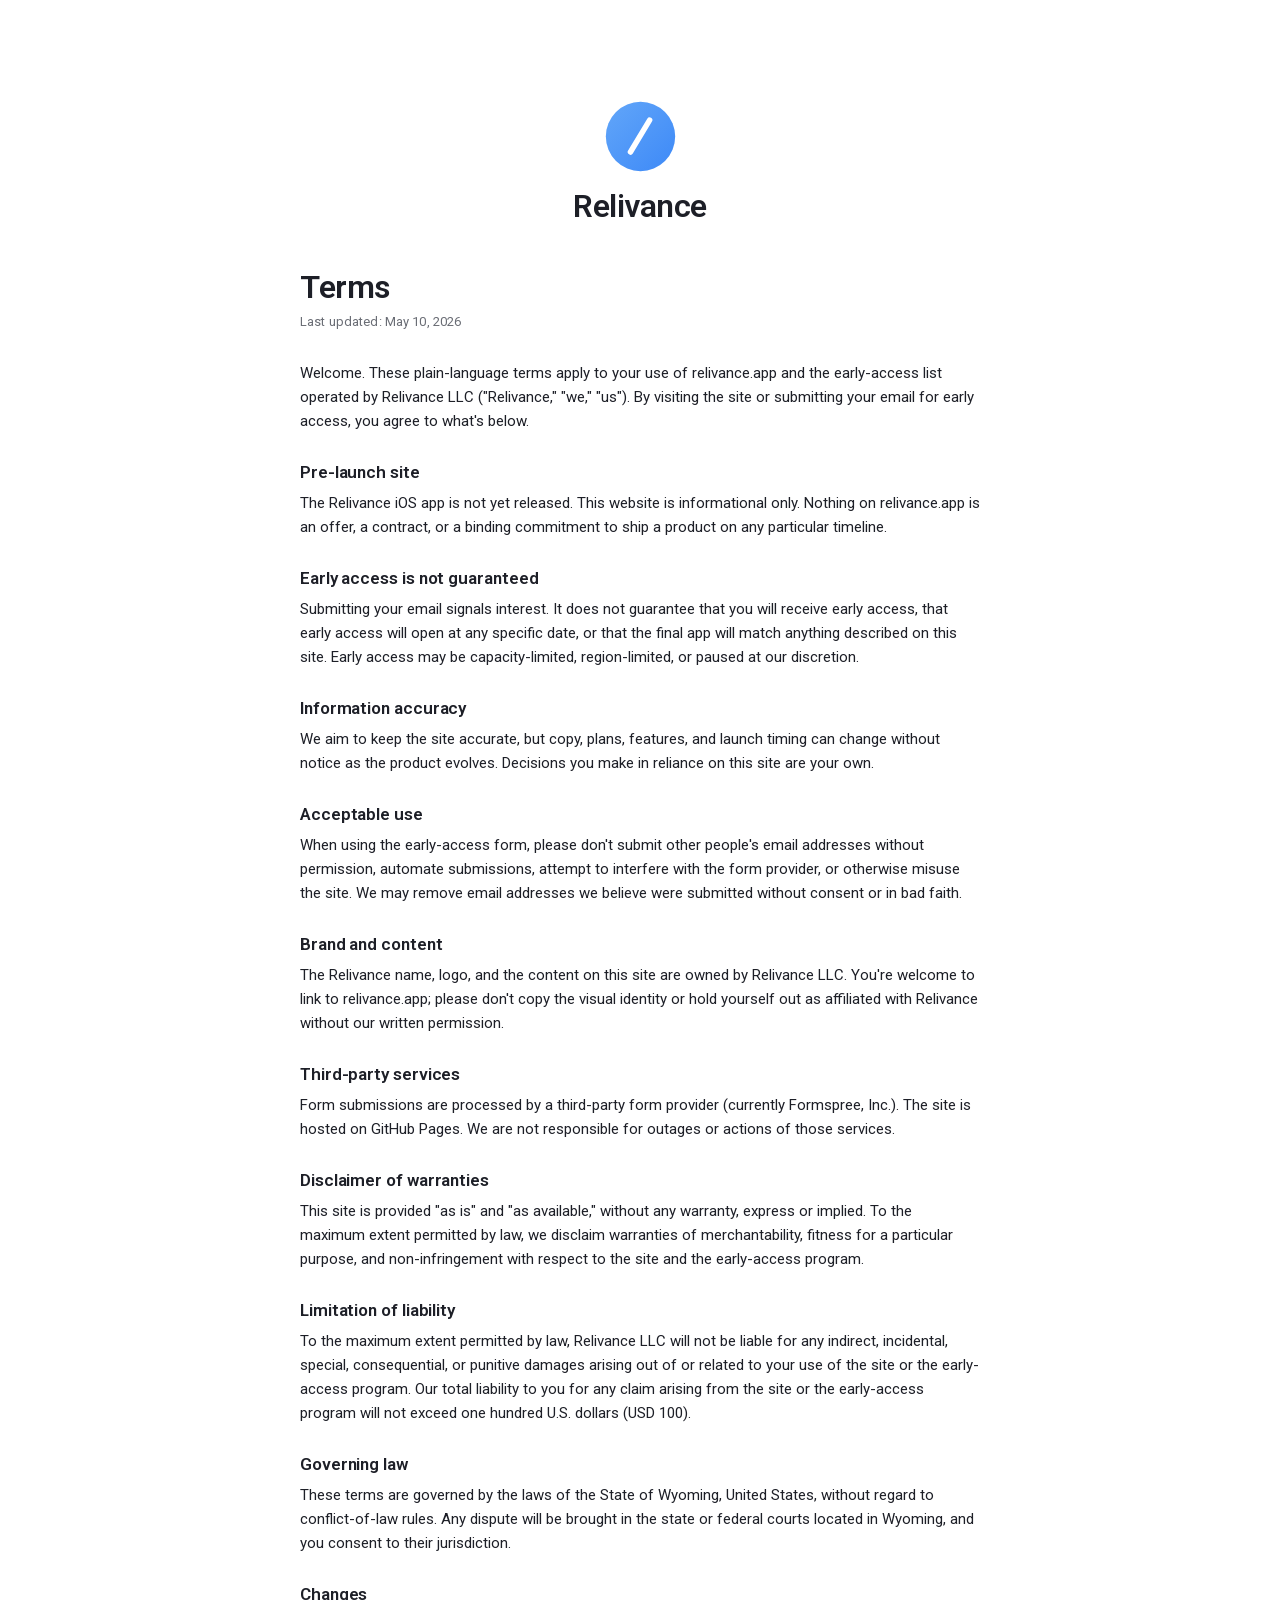
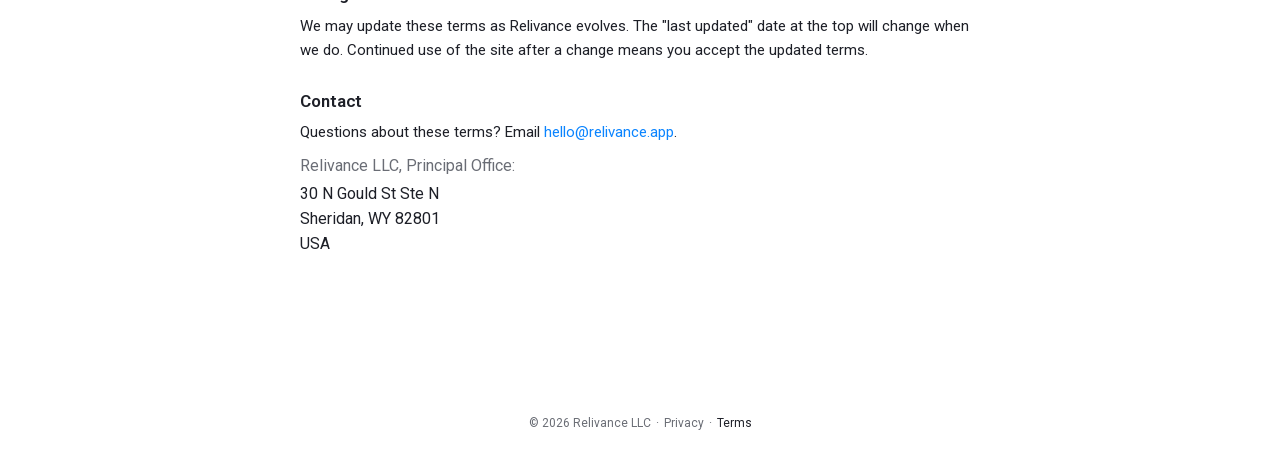
<file: terms.html>
<!doctype html>
<html lang="en">
  <head>
    <meta charset="utf-8" />
    <meta name="viewport" content="width=device-width, initial-scale=1, viewport-fit=cover" />
    <meta name="color-scheme" content="light dark" />
    <meta name="theme-color" content="#FFFFFF" media="(prefers-color-scheme: light)" />
    <meta name="theme-color" content="#0C0C0E" media="(prefers-color-scheme: dark)" />

    <title>Terms — Relivance</title>
    <meta
      name="description"
      content="Terms for the Relivance pre-launch website and early-access list."
    />
    <meta name="robots" content="noindex,follow" />

    <link rel="icon" type="image/svg+xml" href="assets/favicon.svg" />
    <link rel="apple-touch-icon" href="assets/favicon.svg" />

    <link
      rel="preload"
      href="assets/fonts/roboto-latin.woff2"
      as="font"
      type="font/woff2"
      crossorigin
    />
    <link rel="stylesheet" href="styles.css" />
  </head>
  <body class="doc">
    <main class="doc-stage" role="main">
      <header class="doc-header">
        <a href="/" aria-label="Back to Relivance home">
          <picture class="doc-logo" aria-hidden="true">
            <source srcset="assets/logo-dark.svg" media="(prefers-color-scheme: dark)" />
            <img src="assets/logo-light.svg" alt="" width="32" height="32" />
          </picture>
          <span class="doc-name">Relivance</span>
        </a>
      </header>

      <h1 class="doc-title">Terms</h1>
      <p class="doc-meta">Last updated: <time datetime="2026-05-10">May 10, 2026</time></p>

      <section class="doc-section">
        <p>
          Welcome. These plain-language terms apply to your use of
          relivance.app and the early-access list operated by Relivance LLC
          ("Relivance," "we," "us"). By visiting the site or submitting your
          email for early access, you agree to what's below.
        </p>
      </section>

      <section class="doc-section">
        <h2>Pre-launch site</h2>
        <p>
          The Relivance iOS app is not yet released. This website is
          informational only. Nothing on relivance.app is an offer, a
          contract, or a binding commitment to ship a product on any
          particular timeline.
        </p>
      </section>

      <section class="doc-section">
        <h2>Early access is not guaranteed</h2>
        <p>
          Submitting your email signals interest. It does not guarantee that
          you will receive early access, that early access will open at any
          specific date, or that the final app will match anything described
          on this site. Early access may be capacity-limited, region-limited,
          or paused at our discretion.
        </p>
      </section>

      <section class="doc-section">
        <h2>Information accuracy</h2>
        <p>
          We aim to keep the site accurate, but copy, plans, features, and
          launch timing can change without notice as the product evolves.
          Decisions you make in reliance on this site are your own.
        </p>
      </section>

      <section class="doc-section">
        <h2>Acceptable use</h2>
        <p>
          When using the early-access form, please don't submit other
          people's email addresses without permission, automate submissions,
          attempt to interfere with the form provider, or otherwise misuse
          the site. We may remove email addresses we believe were submitted
          without consent or in bad faith.
        </p>
      </section>

      <section class="doc-section">
        <h2>Brand and content</h2>
        <p>
          The Relivance name, logo, and the content on this site are owned
          by Relivance LLC. You're welcome to link to relivance.app; please
          don't copy the visual identity or hold yourself out as affiliated
          with Relivance without our written permission.
        </p>
      </section>

      <section class="doc-section">
        <h2>Third-party services</h2>
        <p>
          Form submissions are processed by a third-party form provider
          (currently Formspree, Inc.). The site is hosted on GitHub Pages.
          We are not responsible for outages or actions of those services.
        </p>
      </section>

      <section class="doc-section">
        <h2>Disclaimer of warranties</h2>
        <p>
          This site is provided "as is" and "as available," without any
          warranty, express or implied. To the maximum extent permitted by
          law, we disclaim warranties of merchantability, fitness for a
          particular purpose, and non-infringement with respect to the site
          and the early-access program.
        </p>
      </section>

      <section class="doc-section">
        <h2>Limitation of liability</h2>
        <p>
          To the maximum extent permitted by law, Relivance LLC will not be
          liable for any indirect, incidental, special, consequential, or
          punitive damages arising out of or related to your use of the site
          or the early-access program. Our total liability to you for any
          claim arising from the site or the early-access program will not
          exceed one hundred U.S. dollars (USD 100).
        </p>
      </section>

      <section class="doc-section">
        <h2>Governing law</h2>
        <p>
          These terms are governed by the laws of the State of Wyoming,
          United States, without regard to conflict-of-law rules. Any
          dispute will be brought in the state or federal courts located in
          Wyoming, and you consent to their jurisdiction.
        </p>
      </section>

      <section class="doc-section">
        <h2>Changes</h2>
        <p>
          We may update these terms as Relivance evolves. The "last updated"
          date at the top will change when we do. Continued use of the site
          after a change means you accept the updated terms.
        </p>
      </section>

      <section class="doc-section">
        <h2>Contact</h2>
        <p>
          Questions about these terms? Email
          <a href="mailto:hello@relivance.app">hello@relivance.app</a>.
        </p>
        <address class="doc-address">
          <span class="doc-address-label">Relivance LLC, Principal Office:</span>
          30 N Gould St Ste N<br />
          Sheridan, WY 82801<br />
          USA
        </address>
      </section>
    </main>

    <footer class="footer">
      <small class="footer-copy">&copy; <span id="year">2026</span> Relivance LLC</small>
      <span class="footer-sep" aria-hidden="true">·</span>
      <nav class="footer-nav" aria-label="Legal">
        <a href="privacy.html">Privacy</a>
        <span class="footer-sep" aria-hidden="true">·</span>
        <a href="terms.html" aria-current="page">Terms</a>
      </nav>
    </footer>

    <script>
      document.getElementById("year").textContent = new Date().getFullYear();
    </script>
  </body>
</html>
</file>
<file: styles.css>
/* =========================================================================
   Relivance — landing page styles
   Match the iOS login screen (AuthView.swift) exactly:
     - Same background (wvBackground), same primary/secondary text colors.
     - Same Roboto SemiBold 40pt wordmark + Roboto Regular 17pt slogan.
     - Same launch-screen SVG, same light/dark gradient treatment.
   No framework, no JS-driven layout. Pure CSS + system fonts fallback.
   ======================================================================== */

/* =========================================================================
   Roboto (self-hosted, Apache 2.0)
   Two .woff2 files in assets/fonts/ cover everything we need:
     - latin       — ASCII, Western European accents (English)
     - latin-ext   — extra Latin (German umlauts, ß, Czech, Polish, etc.)
   v51 ships as a variable font, so a single file per subset covers
   every weight (100–900). Browser picks the right interpolated weight
   from font-weight: 400 / 500 / 600 declarations elsewhere in the file.
   font-display: swap means the page renders immediately in the system
   fallback and re-flows to Roboto when the .woff2 finishes loading
   (typically within the first paint on a warm cache, ~50ms on a cold
   one over Pages' CDN).
   ======================================================================== */
@font-face {
  font-family: "Roboto";
  font-style: normal;
  font-weight: 100 900;
  font-display: swap;
  src: url("assets/fonts/roboto-latin.woff2") format("woff2");
  unicode-range: U+0000-00FF, U+0131, U+0152-0153, U+02BB-02BC, U+02C6,
    U+02DA, U+02DC, U+0304, U+0308, U+0329, U+2000-206F, U+20AC, U+2122,
    U+2191, U+2193, U+2212, U+2215, U+FEFF, U+FFFD;
}
@font-face {
  font-family: "Roboto";
  font-style: normal;
  font-weight: 100 900;
  font-display: swap;
  src: url("assets/fonts/roboto-latin-ext.woff2") format("woff2");
  unicode-range: U+0100-02BA, U+02BD-02C5, U+02C7-02CC, U+02CE-02D7,
    U+02DD-02FF, U+0304, U+0308, U+0329, U+1D00-1DBF, U+1E00-1E9F,
    U+1EF2-1EFF, U+2020, U+20A0-20AB, U+20AD-20C0, U+2113, U+2C60-2C7F,
    U+A720-A7FF;
}

:root {
  /* Light-mode palette (from Assets.xcassets/wv*.colorset) */
  --wv-background: #ffffff;
  --wv-primary: #1d1f27;     /*  rgb(29, 31, 39)   — body + headlines  */
  --wv-secondary: #6a6d75;   /*  rgb(106, 109, 117) — quiet text       */
  --wv-surface: #f1f2f3;     /*  rgb(241, 242, 243) — pill / capsules  */
  --wv-border: #e2e2e5;      /*  rgb(226, 226, 229) — hairline borders */
  --wv-accent: #0a84ff;      /*  rgb(10, 132, 255)  — Apple system blue */

  /* Primary-CTA blue. Light mode uses the canonical Relivance active
     blue (#5997DF) — the same colour the iOS app applies to its
     paywall and onboarding "Begin" CTAs — so the website button reads
     as one brand with the app. Dark mode keeps the LinkedIn-import
     sheet's #0A66C2 (overridden below) — that deeper, cooler blue
     holds the surface weight on near-black better than the lighter
     active blue. */
  --cta-blue: #5997DF;

  /* "Relivance" wordmark colour inside the doc-page header
     (privacy / impressum / terms). Light mode uses primary text
     (black) so the wordmark sits as a calm monochrome label beneath
     the brand disc rather than a second competing blue. Dark mode is
     overridden to white below — full primary luminance for a clean
     monochrome treatment that holds against the silver-disc dark
     logo without competing colour. */
  --doc-brand-color: var(--wv-primary);

  /* Fluid type scale anchored on the iOS pt sizes. The wordmark is
     40pt on iOS; we let it scale a touch larger on big screens and
     not below 32px on phones. The slogan locks 16–19px range. */
  --t-wordmark: clamp(34px, 5vw, 48px);
  --t-slogan:   clamp(15px, 1.6vw, 19px);
  --t-status:   13px;
  /* Footer copy size matches apple.com's footer (12px SF Pro Regular,
     no letter-spacing). 11px reads stingy; 12px reads premium. */
  --t-footer:   12px;

  /* Vertical rhythm: match the AuthView VStack(spacing:) values
     for the in-brand-block spacing. The structural top/middle/bottom
     gaps no longer need a CSS variable — .stage now uses
     justify-content: space-evenly to distribute them automatically. */
  --gap-logo-title: 24px;     /* outer stack spacing (logo → wordmark) */
  --gap-title-slogan: 10px;   /* inner stack spacing (wordmark → slogan) */
}

@media (prefers-color-scheme: dark) {
  :root {
    --wv-background: #0c0c0e; /*  rgb(12, 12, 14)    */
    --wv-primary:    #dcdee3; /*  rgb(220, 222, 227) */
    --wv-secondary:  #676a6f; /*  rgb(103, 106, 111) */
    --wv-surface:    #222224; /*  rgb(34, 34, 36)    */
    --wv-border:     #2a2a2d; /*  rgb(42, 42, 45)    */
    /* Dark mode keeps the canonical Relivance active blue (#5997DF),
       identical to light mode, so the CTA is one consistent brand
       colour across themes and matches the iOS app's active blue. */
    --cta-blue: #5997DF;

    /* Doc-page brand wordmark in dark mode: white. Clean monochrome
       against the silver-disc dark logo (the logo's own dark variant
       runs white → cool silver, so the wordmark in pure white sits
       as a calm continuation of the disc colour). */
    --doc-brand-color: #ffffff;
  }
}

* {
  box-sizing: border-box;
  -webkit-tap-highlight-color: transparent;
}

html,
body {
  margin: 0;
  padding: 0;
  width: 100%;
  /* Use 100svh on iOS Safari to avoid the address-bar-jumping
     viewport-height bug; fall back to 100vh elsewhere. */
  min-height: 100vh;
  min-height: 100svh;
  background: var(--wv-background);
  color: var(--wv-primary);
}

body {
  /* Flex column so the .stage can flex-grow to absorb the available
     viewport height while the footer sits in-flow right beneath it
     at the bottom of the screen. This is the structural plumbing
     that lets `.stage` use `justify-content: space-evenly` to
     produce three EXACTLY equal gaps (top-of-viewport→logo,
     slogan→access-heading, button→footer). */
  display: flex;
  flex-direction: column;
  /* Inter is the font Linear & many modern app marketing sites
     reach for. We ship Roboto specifically because the iOS app
     uses Roboto SemiBold for the wordmark — keeping the web side
     pixel-faithful to the app's typography. System fonts cover the
     micro-second between page-paint and Roboto-load. */
  font-family: "Roboto", -apple-system, BlinkMacSystemFont, "Segoe UI",
    "Helvetica Neue", Helvetica, Arial, sans-serif;
  font-weight: 400;
  font-feature-settings: "kern" 1, "liga" 1;
  -webkit-font-smoothing: antialiased;
  -moz-osx-font-smoothing: grayscale;
  text-rendering: optimizeLegibility;
}

/* Outer layout: brand block + capture form with THREE EXACTLY EQUAL
   structural gaps:
     1. top-of-viewport → logo
     2. slogan        → "Private early access" heading
     3. submit button → footer (first line, the copyright)
   How this works:
   - body is a flex column with min-height 100svh.
   - .stage has `flex: 1 0 auto`, so it absorbs all viewport space
     above the footer (the footer sits in-flow at the bottom).
   - .stage uses `justify-content: space-evenly`, which distributes
     its two flex children (brand + access) with mathematically equal
     empty space around each: 1/3 above brand, 1/3 between them, 1/3
     below access. The bottom 1/3 sits between the access block and
     the footer's top edge, giving us the third equal gap "for free".
   - Padding-top picks up the safe-area inset on notched devices, so
     content never renders under a notch. This is added on top of the
     space-evenly gap; visually the top gap is `top-flex-space +
     safe-area-inset` on those devices, which is the right thing
     (the inset is consumed by the system, not by the user). */
.stage {
  flex: 1 0 auto;
  display: flex;
  flex-direction: column;
  align-items: center;
  justify-content: space-evenly;
  padding-top: env(safe-area-inset-top);
  padding-left: 24px;
  padding-right: 24px;
  text-align: center;
}

/* The brand block (logo + wordmark + slogan) mirrors AuthView's
   VStack: outer 24pt between logo and title, inner 10pt between
   title and slogan. */
.brand {
  display: flex;
  flex-direction: column;
  align-items: center;
  gap: var(--gap-logo-title);
}

.logo {
  display: block;
  width: clamp(120px, 22vw, 160px);
  height: clamp(120px, 22vw, 160px);
  /* The same small upward optical-centre nudge AuthView applies via
     .offset(y: -6). Subtle, but the brand block reads as "balanced"
     instead of "low" because of it. */
  margin-bottom: -6px;
}

.logo img {
  width: 100%;
  height: 100%;
  display: block;
}

/* Inner stack: 10pt between wordmark and slogan. */
.brand > h1,
.brand > p {
  margin: 0;
}

.brand > h1 + p {
  margin-top: calc(var(--gap-title-slogan) - var(--gap-logo-title));
}

.wordmark {
  font-family: "Roboto", -apple-system, BlinkMacSystemFont, "Segoe UI",
    "Helvetica Neue", Helvetica, Arial, sans-serif;
  font-weight: 600;
  font-size: var(--t-wordmark);
  line-height: 1.05;
  letter-spacing: -0.02em;
  color: var(--wv-primary);
}

.slogan {
  font-weight: 400;
  font-size: var(--t-slogan);
  line-height: 1.4;
  color: var(--wv-primary);
  /* No max-width: the slogan should land on a single line at every
     viewport width down to ~320px (iPhone SE). On the smallest
     phones the fluid `clamp()` font scale already drops the size
     to 15px, which keeps the sentence under the available width.
     The only case where this still wraps is when the user has
     bumped iOS / Safari text size well above 100% — graceful
     wrapping there is correct, not a bug. */
}

/* =========================================================================
   Early-access capture
   Mirrors the iOS AuthView credentials stage one-for-one:
     - 14px corner-radius input pill filled with wvSurface
     - Accent-blue capsule submit button
     - 12pt vertical gap between input and button (same as VStack(spacing:12))
     - Same disabled / loading semantics
   Layout is always stacked (input above button) — the AuthView form is
   stacked too, and on a single-field early-access form this keeps the
   visual weight of the CTA where it belongs.
   ======================================================================== */

.access {
  display: flex;
  flex-direction: column;
  align-items: center;
  /* Reduced from 12px → 8px to match the visual rhythm of the form
     itself. The form has its own `gap: 12px` between the input pill
     and the submit pill — those two pills have no line-height
     padding, so 12px IS the visual gap. The heading above does have
     line-height padding (~4px below the text), so a 12px CSS gap
     between heading and input would read as ~16px visually. Using
     8px here compensates: 8 + 4 ≈ 12px visual, matching the
     input → button gap exactly. */
  gap: 8px;
  width: 100%;
  max-width: 360px;
  margin: 0;
}

.access-heading {
  margin: 0;
  /* Same Roboto family (inherited from body), same weight (400,
     inherited), same fluid size and line-height as the slogan above
     the brand block. The two intro-style lines now read as visual
     peers in typography — only the colour stays subordinate
     (wvSecondary) so the slogan keeps the hero role. */
  font-size: var(--t-slogan);
  line-height: 1.4;
  color: var(--wv-secondary);
  text-align: center;
}

.access-form {
  display: flex;
  flex-direction: column;
  gap: 12px;
  width: 100%;
  /* No margin-top here: the .access container's own `gap: 12px`
     already sits between the heading and this form. Equal 12px
     stacks: heading → input → button, all the same rhythm. */
  margin: 0;
}

.access-input {
  width: 100%;
  /* Match the submit button's height + capsule shape so the two
     pills read as a paired stack. The button (54px / 999px radius)
     is the source of truth for this surface — the field follows. */
  height: 54px;
  padding: 0 22px;
  border: 0;
  border-radius: 999px;
  background: var(--wv-surface);
  color: var(--wv-primary);
  font-family: inherit;
  font-size: 16px;        /* 16px prevents iOS Safari auto-zoom on focus */
  font-weight: 400;
  letter-spacing: 0;
  outline: none;
  transition: box-shadow 160ms ease, background-color 160ms ease;
  -webkit-appearance: none;
  appearance: none;
}

.access-input::placeholder {
  color: var(--wv-secondary);
  opacity: 1;             /* Firefox defaults to 0.54; normalize */
}

.access-input:focus-visible {
  box-shadow: inset 0 0 0 1.5px var(--wv-accent);
}

.access-input[aria-invalid="true"] {
  /* Same Apple system red the app uses for inline error states. */
  box-shadow: inset 0 0 0 1.5px #ea524d;
}

.access-submit {
  position: relative;
  width: 100%;
  height: 54px;
  border: 0;
  border-radius: 999px;
  /* Sourced from the iOS LinkedIn-import capsule
     (LinkedInImportSheet.swift:356). In dark mode this resolves to
     wvAccent — see the @media block at the top of this file. */
  background: var(--cta-blue);
  color: #ffffff;
  font-family: inherit;
  font-size: 16px;
  font-weight: 600;
  letter-spacing: 0.01em;
  cursor: pointer;
  transition: opacity 160ms ease, transform 80ms ease;
  -webkit-appearance: none;
  appearance: none;
}

.access-submit:hover {
  opacity: 0.94;
}

.access-submit:active {
  transform: scale(0.985);
}

.access-submit:focus-visible {
  outline: 2px solid var(--cta-blue);
  outline-offset: 3px;
}

/* While the fetch is in flight: hide the label, show a soft spinner.
   The button stays the same size so the layout doesn't reflow. */
.access-form[data-state="submitting"] .access-submit {
  pointer-events: none;
  opacity: 0.85;
}
.access-form[data-state="submitting"] .access-submit-label {
  visibility: hidden;
}
.access-form[data-state="submitting"] .access-submit-spinner {
  display: inline-block;
}

.access-submit-spinner {
  display: none;
  position: absolute;
  top: 50%;
  left: 50%;
  width: 18px;
  height: 18px;
  margin: -9px 0 0 -9px;
  border-radius: 50%;
  border: 2px solid rgba(255, 255, 255, 0.4);
  border-top-color: #ffffff;
  animation: access-spin 0.8s linear infinite;
}

@keyframes access-spin {
  to {
    transform: rotate(360deg);
  }
}

@media (prefers-reduced-motion: reduce) {
  .access-submit-spinner {
    animation: none;
  }
}

/* ── Success state ──────────────────────────────────────────────────
   After submit lands:
   • Input greys out (still readable, still showing the typed email,
     but visibly locked in)
   • Button label swaps to "Success" + checkmark.circle.fill icon
   • Both controls become non-interactive
   Same button size, same overall layout — only the content morphs.
*/
.access-submit-success {
  display: none;
  position: absolute;
  inset: 0;
  align-items: center;
  justify-content: center;
  gap: 8px;
  color: #ffffff;
  font-family: inherit;
  font-size: 16px;
  font-weight: 600;
  letter-spacing: 0.01em;
}

.access-submit-success svg {
  display: block;
  flex-shrink: 0;
}

.access-form[data-state="success"] .access-input {
  /* "Greyed out" treatment: muted background, secondary text colour,
     no interaction. Keeps the email visible so the user remembers
     what they submitted. */
  background: var(--wv-surface);
  color: var(--wv-secondary);
  cursor: default;
  /* Soft fade gives a subtle "this is locked in" feel without
     fully hiding the value. */
  opacity: 0.7;
  pointer-events: none;
}

.access-form[data-state="success"] .access-input:focus-visible {
  /* No focus ring once disabled — there is no editing to do. */
  box-shadow: none;
}

.access-form[data-state="success"] .access-submit {
  pointer-events: none;
  cursor: default;
}

.access-form[data-state="success"] .access-submit-label {
  visibility: hidden;
}

.access-form[data-state="success"] .access-submit-spinner {
  display: none;
}

.access-form[data-state="success"] .access-submit-success {
  display: inline-flex;
}

.access-error {
  margin: -4px 0 0;
  font-size: 12.5px;
  line-height: 1.4;
  color: #ea524d;
  letter-spacing: 0.01em;
  text-align: left;
}

/* Visually-hidden but still announced by screen readers. Used for the
   <label> that pairs with the email input AND for the success live
   region that announces submission to assistive tech. */
.visually-hidden {
  position: absolute;
  width: 1px;
  height: 1px;
  padding: 0;
  margin: -1px;
  overflow: hidden;
  clip: rect(0, 0, 0, 0);
  white-space: nowrap;
  border: 0;
}

/* Single-row footer. Sits at the bottom of the viewport via the
   body's flex layout (see `body` rule above): the body is a flex
   column with min-height: 100svh and the .stage uses flex-grow to
   absorb all extra viewport height, which automatically pins the
   footer to the bottom without `position: fixed`.
   The footer is now ONE line — copyright dot Privacy dot Terms —
   rather than two stacked rows, which reads tighter and frees up
   vertical space for the brand block above. */
.footer {
  display: flex;
  flex-direction: row;
  /* nowrap is deliberate. The footer contents (copyright, separator,
     Privacy/Terms nav) total ~250–280px and fit on a single row at
     every viewport down to ~320px (iPhone SE portrait). Forcing
     nowrap stops any zoom / font-scaling / RTL edge case from
     producing the old two-row stack. */
  flex-wrap: nowrap;
  align-items: center;
  justify-content: center;
  gap: 5px;
  padding: 16px 24px max(16px, env(safe-area-inset-bottom));
  text-align: center;
  color: var(--wv-secondary);
  font-size: var(--t-footer);
  line-height: 1.35;
}

.footer-copy {
  font-size: inherit;
}

.footer-nav {
  display: inline-flex;
  align-items: center;
  /* Tight 5px on each side of the · separator. Adding horizontal
     padding to the links would compound with this gap and produce
     the previous too-wide "Privacy   ·   Terms" rendering. */
  gap: 5px;
  font-size: inherit;
}

.footer-nav a {
  color: var(--wv-secondary);
  text-decoration: none;
  /* Vertical-only padding keeps the focus ring tall enough without
     widening the spacing around the · separator. */
  padding: 2px 0;
  border-radius: 4px;
  transition: color 120ms ease;
}

.footer-nav a:hover,
.footer-nav a:focus-visible,
.footer-nav a[aria-current="page"] {
  color: var(--wv-primary);
}

.footer-nav a:focus-visible {
  outline: 2px solid var(--wv-accent);
  outline-offset: 2px;
}

.footer-sep {
  /* Heavier than the previous 0.6 opacity middle-dot (·). Now uses the
     full BULLET character (•) at full strength so the separators read
     as deliberate punctuation rather than as decorative dust. */
  opacity: 1;
}

/* Desktop wordmark steps up slightly so the "Relivance" headline holds
   the right visual weight on larger viewports. The structural gaps
   (top, slogan→heading, button→footer) auto-scale via .stage's
   justify-content: space-evenly, so no per-breakpoint gap override is
   needed any more. */
@media (min-width: 1280px) {
  :root {
    --t-wordmark: clamp(40px, 4vw, 56px);
  }
}

/* =========================================================================
   Document pages (/privacy/, /terms/)
   Same palette + typography as the home page, just a top-anchored
   left-aligned layout instead of the centered hero. The footer flows
   naturally with the document (no fixed positioning) so long copy can
   scroll the footer in at the bottom.
   ======================================================================== */

body.doc {
  display: flex;
  flex-direction: column;
  min-height: 100vh;
  min-height: 100svh;
}

.doc-stage {
  /* Natural height, NOT flex: 1 stretched. The previous flex: 1 made
     the stage absorb all leftover viewport space, which pushed the
     footer to the very bottom of the viewport and produced a big
     empty gap between the last paragraph and the footer on tall
     desktop viewports. The doc page is content-driven — the footer
     should follow the content directly, with a comfortable but
     bounded gap. Any leftover viewport space now flows below the
     footer instead of between content and footer. */
  width: 100%;
  /* Editorial-document max-width. Modern legal / docs pages on
     premium apps land in the 720–800px range so a line of 15px
     body text holds 65–75 characters per line — the comfort-zone
     for long-form reading. 640px (the previous value) was sized
     for a phone reading view, not a desktop one. */
  max-width: 760px;
  margin: 0 auto;
  padding: 48px 24px 40px;
  padding-top: max(48px, calc(env(safe-area-inset-top) + 32px));
  text-align: left;
}

/* Tablet up: more generous side gutters so the content column
   doesn't feel slammed against the viewport edge once the page
   has more horizontal room. */
@media (min-width: 768px) {
  .doc-stage {
    padding-left: 40px;
    padding-right: 40px;
    padding-top: max(64px, calc(env(safe-area-inset-top) + 48px));
    padding-bottom: 80px;
  }
}

/* Wide desktop: large top breathing room so a long legal page
   opens with a calm, premium feel rather than dropping the reader
   straight onto the title. */
@media (min-width: 1280px) {
  .doc-stage {
    padding-top: 96px;
    padding-bottom: 96px;
  }
}

/* The brand stack at the top of each doc page mirrors the home page's
   layout — logo centered above the "Relivance" wordmark — just at a
   smaller, compact scale (logo ~1/3 the size of the home hero). The
   doc-stage itself stays left-aligned for the body copy below, so the
   centered header sits as a clear brand moment at the top of the page
   without disturbing the legal-document reading rhythm beneath. */
.doc-header {
  display: flex;
  flex-direction: column;
  align-items: center;
  margin: 0 0 40px;
}

.doc-header a {
  display: inline-flex;
  flex-direction: column;
  align-items: center;
  /* 18px between logo and wordmark — gives the brand stack more
     breathing room than the home page's gap proportion. The stack
     still reads as one element. */
  gap: 18px;
  text-decoration: none;
  color: inherit;
  border-radius: 8px;
  padding: 4px 8px;
}

.doc-header a:focus-visible {
  outline: 2px solid var(--wv-accent);
  outline-offset: 4px;
}

.doc-logo {
  /* 30% larger than the previous 56px (= 72.8 → 73). */
  width: 73px;
  height: 73px;
  display: block;
  /* Optical-centre nudge proportional to the home logo's -6px @ 160px.
     At 73px the equivalent is ~-3px, which keeps the brand stack
     visually balanced instead of low-anchored. */
  margin-bottom: -3px;
}

.doc-logo img {
  width: 100%;
  height: 100%;
  display: block;
}

.doc-name {
  font-family: "Roboto", -apple-system, BlinkMacSystemFont, "Segoe UI",
    "Helvetica Neue", Helvetica, Arial, sans-serif;
  font-weight: 600;
  /* Matches .doc-title's fluid type scale below so the "Relivance"
     wordmark in the header and the "Privacy Policy" / "Terms" title
     beneath it read as visually-paired peers in the same typographic
     hierarchy — same size, same line-height, same letter-spacing.
     The wordmark text picks up --doc-brand-color: primary text
     (black via --wv-primary) in light mode and white in dark mode.
     This only colours the "Relivance" text; the logo image above is
     unaffected. */
  font-size: clamp(26px, 3.2vw, 32px);
  line-height: 1.15;
  letter-spacing: -0.015em;
  color: var(--doc-brand-color);
}

.doc-title {
  margin: 0 0 8px;
  font-family: "Roboto", -apple-system, BlinkMacSystemFont, "Segoe UI",
    "Helvetica Neue", Helvetica, Arial, sans-serif;
  font-weight: 600;
  font-size: clamp(26px, 3.2vw, 32px);
  line-height: 1.15;
  letter-spacing: -0.015em;
  color: var(--wv-primary);
}

.doc-meta {
  margin: 0 0 32px;
  font-size: 13px;
  color: var(--wv-secondary);
  letter-spacing: 0.01em;
}

.doc-section {
  margin: 0 0 28px;
}

.doc-section h2 {
  margin: 0 0 8px;
  font-family: "Roboto", -apple-system, BlinkMacSystemFont, "Segoe UI",
    "Helvetica Neue", Helvetica, Arial, sans-serif;
  font-weight: 600;
  font-size: 17px;
  line-height: 1.3;
  letter-spacing: -0.005em;
  color: var(--wv-primary);
}

.doc-section p,
.doc-section li {
  margin: 0 0 10px;
  font-size: 15px;
  line-height: 1.6;
  color: var(--wv-primary);
}

.doc-section p:last-child,
.doc-section li:last-child {
  margin-bottom: 0;
}

.doc-section a {
  color: var(--wv-accent);
  text-decoration: none;
}

.doc-section a:hover,
.doc-section a:focus-visible {
  text-decoration: underline;
  text-underline-offset: 3px;
}

.doc-section ul {
  margin: 0 0 10px;
  padding: 0 0 0 18px;
}

.doc-section .doc-address {
  display: block;
  font-style: normal;
  color: var(--wv-primary);
  line-height: 1.55;
}

.doc-section .doc-address-label {
  display: block;
  color: var(--wv-secondary);
  /* Font-size and weight inherit from .doc-section p (15px / 400) so
     this label reads as a peer of the address lines beneath it — only
     the colour is dialled down to wvSecondary to keep the visual
     hierarchy. */
  margin-bottom: 4px;
}

/* On document pages the footer sits naturally below the doc-stage so
   long policy copy scrolls the footer in at the bottom. The home page
   already places the footer in-flow via body's flex column + .stage's
   flex-grow — nothing extra needed there. */
body.doc .footer {
  /* Tight margin to the last content paragraph above. Combined with
     the doc-stage's 40px bottom padding, total visual gap from the
     last line of content to the footer line is ~56px — comfortable
     but not yawning. */
  margin: 16px auto 0;
  padding-bottom: max(24px, env(safe-area-inset-bottom));
}

/* Print: keep the footer immediately after content with a comfortable
   gap so a printed page doesn't end on the button. */
@media print {
  .footer {
    margin-top: 64px;
  }
}
</file>
